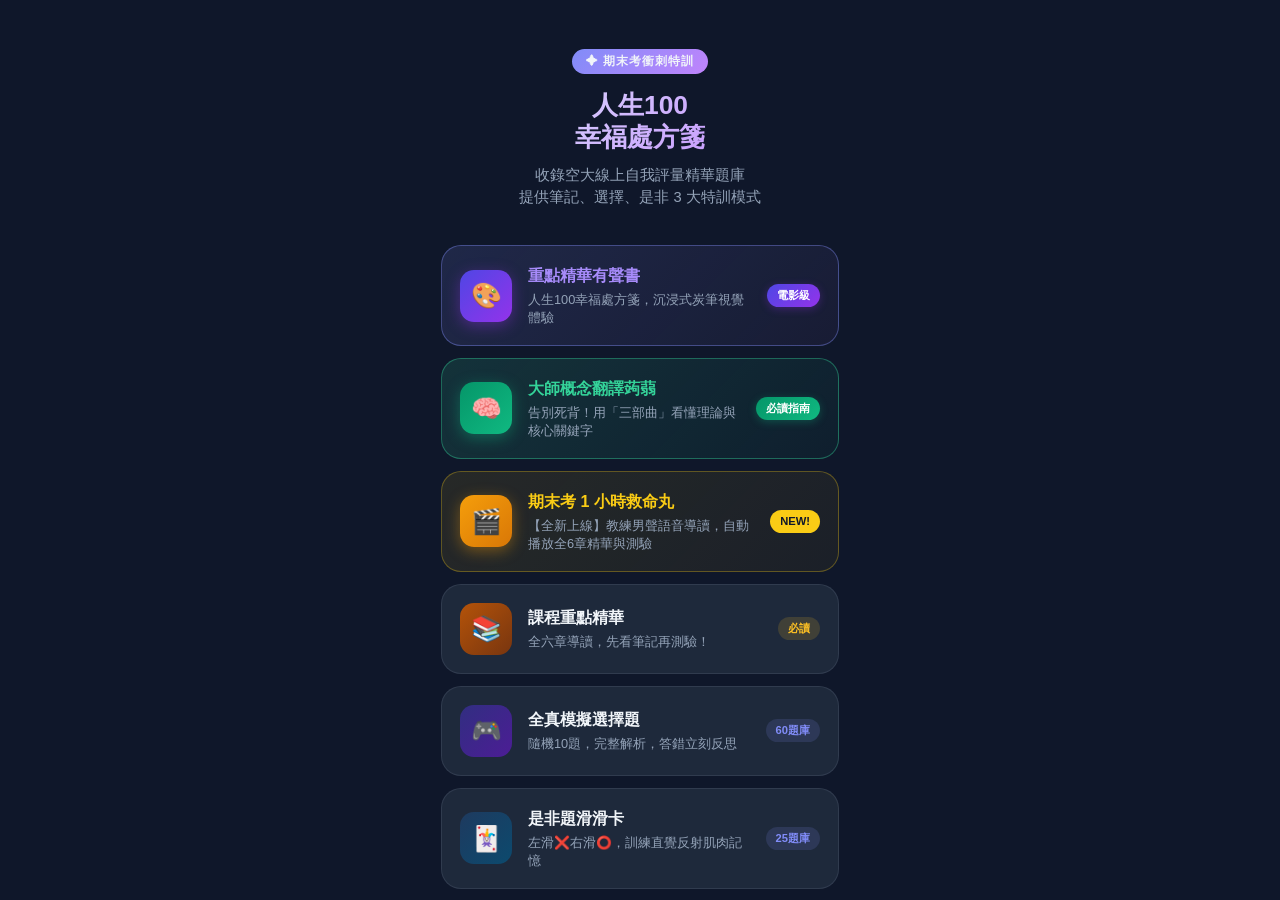
<file: index.html>
<!DOCTYPE html>
<html lang="zh-TW">
<head>
<meta charset="UTF-8">
<meta name="viewport" content="width=device-width, initial-scale=1.0, maximum-scale=1.0, user-scalable=no, viewport-fit=cover">
<meta name="apple-mobile-web-app-capable" content="yes">
<meta name="apple-mobile-web-app-status-bar-style" content="black-translucent">
<meta name="theme-color" content="#0f172a">
<title>人生100 幸福處方箋 ✦ 期末衝刺</title>
<style>
/* ─── Design Tokens ─── */
:root {
  --bg: #0f172a;
  --surface: #1e293b;
  --surface2: #263248;
  --border: rgba(148,163,184,.15);
  --accent: #818cf8;
  --accent2: #c084fc;
  --green: #34d399;
  --red: #f87171;
  --amber: #fbbf24;
  --text: #f1f5f9;
  --muted: #94a3b8;
  --card: #1e293b;
  --r: 20px;
  --sh: 0 0 0 1px rgba(148,163,184,.1), 0 20px 50px rgba(0,0,0,.5);
  --safe-top: env(safe-area-inset-top);
  --safe-bot: env(safe-area-inset-bottom);
}
*{margin:0;padding:0;box-sizing:border-box;-webkit-tap-highlight-color:transparent}
html,body{height:100%;overflow:hidden;background:var(--bg);color:var(--text);
  font-family:'Helvetica Neue',Arial,'Noto Sans TC',sans-serif;font-size:16px;line-height:1.5}

/* ─── App Shell ─── */
#app{height:100dvh;display:flex;flex-direction:column;max-width:430px;margin:0 auto;overflow:hidden}

/* ─── Scrollable content area ─── */
.screen{flex:1;overflow-y:auto;overflow-x:hidden;padding:16px 16px calc(16px + var(--safe-bot));padding-top:calc(var(--safe-top) + 16px);scroll-behavior:smooth;display:none}
.screen.active{display:block}

/* ─── Animations ─── */
@keyframes slideUp{from{opacity:0;transform:translateY(24px)}to{opacity:1;transform:translateY(0)}}
@keyframes fadeIn{from{opacity:0}to{opacity:1}}
@keyframes pulse{0%,100%{transform:scale(1)}50%{transform:scale(1.04)}}
@keyframes shake{0%,100%{transform:translateX(0)}20%,60%{transform:translateX(-6px)}40%,80%{transform:translateX(6px)}}
@keyframes pop{0%{transform:scale(.8);opacity:0}60%{transform:scale(1.08)}100%{transform:scale(1);opacity:1}}
@keyframes gradient{0%{background-position:0% 50%}50%{background-position:100% 50%}100%{background-position:0% 50%}}

.slide-up{animation:slideUp .4s cubic-bezier(.22,1,.36,1) both}
.fade-in{animation:fadeIn .3s ease both}
.shake{animation:shake .4s ease}
.pop{animation:pop .4s cubic-bezier(.175,.885,.32,1.275) both}

/* ─── HOME SCREEN ─── */
.home-hero{padding:32px 0 24px;text-align:center}
.home-pill{display:inline-block;background:linear-gradient(135deg,var(--accent),var(--accent2));
  border-radius:99px;padding:4px 14px;font-size:.72rem;font-weight:700;letter-spacing:.08em;margin-bottom:16px;text-transform:uppercase}
.home-title{font-size:1.65rem;font-weight:800;background:linear-gradient(135deg,#e0e7ff,var(--accent2));
  -webkit-background-clip:text;-webkit-text-fill-color:transparent;background-clip:text;line-height:1.2;margin-bottom:10px}
.home-sub{font-size:.92rem;color:var(--muted);line-height:1.55;margin-bottom:8px}

.stats-row{display:grid;grid-template-columns:repeat(3,1fr);gap:10px;margin:20px 0}
.stat-card{background:var(--surface);border:1px solid var(--border);border-radius:14px;
  padding:14px 8px;text-align:center}
.stat-num{font-size:1.5rem;font-weight:800;background:linear-gradient(135deg,var(--accent),var(--accent2));
  -webkit-background-clip:text;-webkit-text-fill-color:transparent;background-clip:text}
.stat-lbl{font-size:.72rem;color:var(--muted);margin-top:2px}

.module-grid{display:flex;flex-direction:column;gap:12px;margin-top:4px}
.module-card{background:var(--surface);border:1px solid var(--border);border-radius:var(--r);
  padding:18px;display:flex;align-items:center;gap:16px;cursor:pointer;
  transition:transform .2s ease,background .2s,box-shadow .2s}
.module-card:active{transform:scale(.97)}
.module-card:hover{background:var(--surface2);box-shadow:var(--sh)}
.module-icon{width:52px;height:52px;border-radius:14px;display:flex;align-items:center;justify-content:center;font-size:1.55rem;flex-shrink:0}
.icon-a{background:linear-gradient(135deg,#312e81,#4c1d95)}
.icon-b{background:linear-gradient(135deg,#1e3a5f,#0c4a6e)}
.icon-c{background:linear-gradient(135deg,#14532d,#065f46)}
.icon-d{background:linear-gradient(135deg,#7c2d12,#92400e)}
.module-info h3{font-size:1rem;font-weight:700;margin-bottom:3px}
.module-info p{font-size:.8rem;color:var(--muted);line-height:1.4}
.module-badge{margin-left:auto;background:rgba(129,140,248,.15);color:var(--accent);
  font-size:.7rem;font-weight:700;border-radius:99px;padding:3px 10px;white-space:nowrap}

/* ─── COMMON COMPONENTS ─── */
.top-bar{display:flex;align-items:center;gap:12px;margin-bottom:20px}
.btn-back{padding: 0 16px; height:38px; border-radius:99px; background:rgba(56,189,248,0.1); border:1px solid rgba(56,189,248,0.3); cursor:pointer; display:flex; align-items:center; justify-content:center; font-size:0.95rem; font-weight:700; color:#38bdf8; transition:.2s; flex-shrink:0; gap:4px;}
.btn-back:active{transform:scale(.95); background:rgba(56,189,248,0.2);}
.btn-back:active{transform:scale(.9)}
.top-title{font-size:1.05rem;font-weight:700;flex:1}
.top-count{font-size:.82rem;color:var(--muted);font-weight:600}

.progress-wrap{margin-bottom:20px}
.progress-track{height:5px;background:var(--surface2);border-radius:99px;overflow:hidden;margin-bottom:6px}
.progress-fill{height:100%;background:linear-gradient(90deg,var(--accent),var(--accent2));border-radius:99px;transition:width .5s ease}
.progress-label{display:flex;justify-content:space-between;font-size:.75rem;color:var(--muted)}

.q-card{background:var(--card);border:1px solid var(--border);border-radius:var(--r);padding:22px;margin-bottom:16px;box-shadow:var(--sh)}
.q-tag{display:inline-block;font-size:.68rem;font-weight:700;color:var(--accent);
  background:rgba(129,140,248,.12);border-radius:99px;padding:3px 10px;margin-bottom:12px;letter-spacing:.06em;text-transform:uppercase}
.q-text{font-size:1.08rem;font-weight:600;line-height:1.6;color:var(--text)}

.options{display:flex;flex-direction:column;gap:10px}
.opt{background:var(--surface);border:1.5px solid var(--border);border-radius:14px;
  padding:15px 16px;font-size:.95rem;cursor:pointer;text-align:left;color:var(--text);
  transition:all .25s ease;display:flex;align-items:center;gap:12px;line-height:1.45}
.opt-letter{width:30px;height:30px;border-radius:9px;background:rgba(148,163,184,.1);
  display:flex;align-items:center;justify-content:center;font-size:.8rem;font-weight:700;flex-shrink:0;color:var(--muted)}
.opt:active{transform:scale(.97)}
.opt.correct{background:rgba(52,211,153,.12);border-color:var(--green);color:var(--green)}
.opt.correct .opt-letter{background:var(--green);color:#fff}
.opt.wrong{background:rgba(248,113,113,.12);border-color:var(--red);color:var(--red)}
.opt.wrong .opt-letter{background:var(--red);color:#fff}
.opt:hover:not(:disabled){border-color:var(--accent);background:rgba(129,140,248,.08)}

.exp-box{background:linear-gradient(135deg,rgba(251,191,36,.08),rgba(251,191,36,.03));
  border:1px solid rgba(251,191,36,.25);border-radius:14px;padding:16px;margin-top:14px;display:none}
.exp-box.show{display:block}
.exp-head{font-size:.75rem;font-weight:700;color:var(--amber);margin-bottom:8px;display:flex;align-items:center;gap:6px}
.exp-text{font-size:.88rem;color:var(--text);line-height:1.65;opacity:.9}
.exp-src{font-size:.72rem;color:var(--muted);margin-top:8px;padding-top:8px;border-top:1px solid var(--border)}

.btn-next{width:100%;padding:17px;border-radius:16px;font-size:1.05rem;font-weight:700;
  background:linear-gradient(135deg,var(--accent),var(--accent2));color:#fff;border:none;
  cursor:pointer;margin-top:16px;transition:.2s;box-shadow:0 8px 24px rgba(129,140,248,.3)}
.btn-next:active{transform:scale(.97);box-shadow:none}
.btn-next:disabled{opacity:.4;pointer-events:none}

/* ─── SWIPE CARD MODULE ─── */
.swipe-scene{position:relative;height:340px;margin:0 0 16px;display:flex;align-items:center;justify-content:center;perspective:800px}
.swipe-card{position:relative; margin-top:20px;width:100%;height:320px;background:var(--card);
  border:1px solid var(--border);border-radius:24px;display:flex;flex-direction:column;
  align-items:center;justify-content:center;padding:32px 28px;text-align:center;
  cursor:grab;user-select:none;touch-action:none;box-shadow:var(--sh);
  transition:none;will-change:transform}
.swipe-card:active{cursor:grabbing}
.swipe-card-text{font-size:1.15rem;font-weight:600;line-height:1.65;color:var(--text);pointer-events:none;text-align:left;width:100%}
.swipe-chip{display:inline-block;font-size:.7rem;font-weight:700;border-radius:99px;
  padding:3px 12px;margin-bottom:16px;letter-spacing:.06em;pointer-events:none}
.chip-tf{background:rgba(129,140,248,.15);color:var(--accent)}

.swipe-labels{position:absolute;top:20px;width:calc(100% - 8px);display:flex;justify-content:space-between;pointer-events:none;}
.label-no{color:var(--red);font-size:1.05rem;font-weight:800;border:2.5px solid var(--red);border-radius:10px;padding:4px 14px;transform:rotate(10deg);opacity:0;transition:opacity .1s}
.label-yes{color:var(--green);font-size:1.05rem;font-weight:800;border:2.5px solid var(--green);border-radius:10px;padding:4px 14px;transform:rotate(-10deg);opacity:0;transition:opacity .1s}

.swipe-buttons{display:flex;gap:20px;justify-content:center;margin-top:4px}
.swipe-btn{width:70px;height:70px;border-radius:50%;border:none;font-size:1.8rem;
  cursor:pointer;display:flex;align-items:center;justify-content:center;
  transition:transform .2s cubic-bezier(.175,.885,.32,1.275)}
.swipe-btn:active{transform:scale(.88)!important}
.sb-no{background:rgba(248,113,113,.15);color:var(--red);border:2px solid rgba(248,113,113,.3)}
.sb-yes{background:rgba(52,211,153,.15);color:var(--green);border:2px solid rgba(52,211,153,.3)}

/* ─── MATCH GAME ─── */
.match-board{display:grid;grid-template-columns:1fr 1fr;gap:10px}
.match-item{background:var(--surface);border:1.5px solid var(--border);border-radius:14px;
  padding:14px 12px;font-size:.85rem;text-align:center;cursor:pointer;line-height:1.5;
  transition:all .25s;min-height:76px;display:flex;align-items:center;justify-content:center;font-weight:600}
.match-item:active{transform:scale(.95)}
.match-item.selected{border-color:var(--amber);background:rgba(251,191,36,.1);color:var(--amber)}
.match-item.matched{background:rgba(52,211,153,.12);border-color:var(--green);color:var(--green);pointer-events:none;opacity:.6;transform:scale(.96)}
.match-item.wrong-flash{border-color:var(--red);background:rgba(248,113,113,.1);animation:shake .35s ease}
.match-hint{text-align:center;font-size:.78rem;color:var(--muted);margin-bottom:14px}

/* ─── RESULT SCREEN ─── */
.result-wrap{text-align:center;padding:20px 0}
.result-emoji{font-size:5rem;margin-bottom:16px;display:block}
.result-score{font-size:2.8rem;font-weight:800;background:linear-gradient(135deg,var(--accent),var(--accent2));
  -webkit-background-clip:text;-webkit-text-fill-color:transparent;background-clip:text;margin-bottom:8px}
.result-label{font-size:1rem;color:var(--muted);margin-bottom:28px}
.result-msg{background:var(--surface);border:1px solid var(--border);border-radius:16px;
  padding:18px;font-size:.92rem;line-height:1.65;margin-bottom:24px;color:var(--muted)}
.result-msg strong{color:var(--text)}

/* ─── FLASHCARD ─── */
.flash-card{background:var(--card);border:1px solid var(--border);border-radius:24px;
  min-height:240px;padding:32px;display:flex;flex-direction:column;align-items:center;
  justify-content:center;text-align:center;box-shadow:var(--sh);cursor:pointer;
  position:relative;overflow:hidden;margin-bottom:16px}
.flash-front{font-size:1.25rem;font-weight:700;line-height:1.55;color:var(--text)}
.flash-back{display:none;font-size:.95rem;line-height:1.7;color:var(--muted)}
.flash-back strong{color:var(--text)}
.flash-card.flipped .flash-front{display:none}
.flash-card.flipped .flash-back{display:block}
.flash-tap{font-size:.72rem;color:var(--accent);margin-top:14px;opacity:.7}
.flash-nav{display:flex;gap:12px;justify-content:center;align-items:center;margin-top:4px}
.flash-nav-btn{padding:12px 24px;border-radius:12px;border:1.5px solid var(--border);
  background:var(--surface);color:var(--text);font-size:.9rem;font-weight:600;cursor:pointer;transition:.2s}
.flash-nav-btn:active{transform:scale(.95)}


/* ─── STUDY MODULE (Accordion) ─── */
.study-card { background:var(--card); border:1px solid var(--border); border-radius:var(--r); margin-bottom:14px; overflow:hidden; box-shadow:var(--sh); transition:all 0.3s ease; }
.study-head { padding:20px; display:flex; justify-content:space-between; align-items:center; cursor:pointer; background:var(--surface); }
.study-head h3 { font-size:1.1rem; font-weight:700; color:var(--text); margin:0; line-height:1.4; }
.study-head .ch-badge { display:inline-block; font-size:0.7rem; color:var(--accent); background:rgba(129,140,248,.15); padding:3px 10px; border-radius:99px; margin-bottom:6px; font-weight:700; }
.study-icon { font-size:1.2rem; color:var(--muted); transition:transform 0.3s ease; }
.study-card.open .study-icon { transform:rotate(180deg); color:var(--accent); }
.study-body { max-height:0; overflow:hidden; transition:max-height 0.4s cubic-bezier(0.25, 0.8, 0.25, 1); background:var(--card); }
.study-card.open .study-body { max-height: 1200px; }
.study-content { padding:20px; border-top:1px solid var(--border); font-size:0.95rem; line-height:1.7; color:var(--text); }
.study-content p { margin-bottom:12px; color:var(--muted); }
.study-content strong { color:var(--text); }
.study-highlight { background:rgba(52,211,153,.1); border-left:4px solid var(--green); padding:12px 14px; border-radius:4px 8px 8px 4px; margin:14px 0; font-size:0.9rem; }
.study-highlight h4 { color:var(--green); margin-bottom:6px; font-size:0.95rem; }
.study-case { background:linear-gradient(135deg, rgba(129,140,248,.1), rgba(192,132,252,.05)); border:1px solid rgba(129,140,248,.2); padding:14px; border-radius:12px; margin-top:14px; }
.study-case h4 { color:var(--accent2); margin-bottom:6px; font-size:0.95rem; display:flex; align-items:center; gap:6px; }
.study-footer-btn { width:100%; margin-top:20px; padding:16px; background:linear-gradient(135deg,var(--surface2),var(--surface)); color:var(--text); border:1px solid var(--border); border-radius:14px; font-weight:700; cursor:pointer; }
.study-footer-btn:active { transform:scale(0.97); }

/* ─── SCROLLBAR ─── */
::-webkit-scrollbar{width:3px}
::-webkit-scrollbar-track{background:transparent}
::-webkit-scrollbar-thumb{background:rgba(148,163,184,.2);border-radius:99px}

/* ─── CONFETTI canvas ─── */
#confetti{position:fixed;top:0;left:0;width:100%;height:100%;pointer-events:none;z-index:9999}

/* ─── PROGRESS PANEL ─── */
.progress-panel-overlay { position:fixed; top:0; left:0; width:100%; height:100%; background:rgba(0,0,0,0.6); z-index:999; display:flex; justify-content:center; align-items:center; opacity:0; pointer-events:none; transition:opacity 0.3s; backdrop-filter:blur(5px); }
.progress-panel-overlay.show { opacity:1; pointer-events:all; }
.progress-panel { background:var(--card); width:90%; max-width:400px; border-radius:24px; padding:24px; transform:translateY(30px); transition:transform 0.3s cubic-bezier(0.175,0.885,0.32,1.275); box-shadow:var(--sh); border:1px solid rgba(255,255,255,0.2); }
.progress-panel-overlay.show .progress-panel { transform:translateY(0); }
.pp-header { display:flex; justify-content:space-between; align-items:center; margin-bottom:20px; }
.pp-title { font-size:1.2rem; font-weight:800; color:var(--text); }
.pp-close { background:var(--surface); border:none; width:36px; height:36px; border-radius:18px; font-size:1.2rem; color:var(--muted); cursor:pointer; }
.pp-grid { display:grid; grid-template-columns:repeat(10, 1fr); gap:6px; }
.pp-node { width:100%; aspect-ratio:1; border-radius:4px; transition:all 0.3s; background:var(--surface); border:1px solid var(--border); }
.pp-node.status-0 { background:var(--surface); } /* 未答 */
.pp-node.status-1 { background:var(--red); border-color:var(--red); box-shadow:0 0 8px rgba(248,113,113,0.4); } /* 答錯 */
.pp-node.status-2 { background:var(--green); border-color:var(--green); box-shadow:0 0 8px rgba(74,222,128,0.4); } /* 答對 */


/* ─── GAMIFICATION & DOPAMINE ─── */
.confetti { position:fixed; top:-10px; width:10px; height:10px; z-index:9999; animation:fall 2.5s linear forwards; border-radius:2px; }
@keyframes fall { to { transform: translateY(105vh) rotate(720deg); opacity:0; } }
.badge-unlocked { animation: popIn 0.6s cubic-bezier(0.175, 0.885, 0.32, 1.275) forwards; transform: scale(0); display:inline-block; margin-top: 15px; background: linear-gradient(135deg, #f59e0b, #d97706); color: white; padding: 8px 16px; border-radius: 99px; font-weight: bold; box-shadow: 0 4px 15px rgba(245,158,11,0.4); }
@keyframes popIn { to { transform: scale(1); } }
.score-pop { animation: scorePop 0.4s ease; color: var(--green); font-weight: 900; }
@keyframes scorePop { 0% { transform: scale(1); } 50% { transform: scale(1.5); color: #10b981; } 100% { transform: scale(1); } }


</style>

</head>
<body>

<div id="audio-unlock-overlay" style="display:none; position:fixed; top:0; left:0; width:100%; height:100%; background:rgba(15,23,42,0.85); -webkit-backdrop-filter:blur(10px); backdrop-filter:blur(10px); z-index:99999; flex-direction:column; justify-content:center; align-items:center; color:white; cursor:pointer;">
  <div style="background: linear-gradient(135deg, #10b981, #059669); padding: 18px 36px; border-radius: 50px; font-size: 22px; font-weight: bold; box-shadow: 0 10px 25px rgba(16,185,129,0.4); display: flex; align-items: center; gap: 12px;">
    <span>▶</span> 點擊開始刷題
  </div>
  <div style="margin-top: 25px; font-size: 18px; font-weight: bold; letter-spacing: 1px; text-align: center; line-height: 1.6; background: rgba(0,0,0,0.3); padding: 15px 25px; border-radius: 15px; border: 1px solid rgba(255,255,255,0.2);">
  <div style="color: #ef4444; margin-bottom: 8px; text-shadow: 0 2px 4px rgba(0,0,0,0.5);">👈 左滑 ❌ 錯誤</div>
  <div style="color: #10b981; text-shadow: 0 2px 4px rgba(0,0,0,0.5);">👉 右滑 ⭕ 正確</div>
</div>
</div>


<canvas id="confetti"></canvas>
<div id="app">
  <!-- HOME -->
  <div class="screen active" id="s-home">
    <div class="home-hero slide-up">
      <div class="home-pill">✦ 期末考衝刺特訓</div>
      <h1 class="home-title">人生100<br>幸福處方箋</h1>
      <p class="home-sub">收錄空大線上自我評量精華題庫<br>提供筆記、選擇、是非 3 大特訓模式</p>
    </div>
    
    
    
        

    <div class="module-grid slide-up">
      
      <div class="module-card" onclick="window.location.href='https://m0904103.github.io/ibasho/'" style="background: linear-gradient(135deg, rgba(129, 140, 248, 0.15), rgba(192, 132, 252, 0.05)); border: 1px solid rgba(129, 140, 248, 0.4);">
        <div class="module-icon" style="background:linear-gradient(135deg,#4f46e5,#9333ea); box-shadow: 0 4px 15px rgba(147,51,234,0.4);">🎨</div>
        <div class="module-info">
          <h3 style="color: #a78bfa;">重點精華有聲書</h3>
          <p>人生100幸福處方箋，沉浸式炭筆視覺體驗</p>
        </div>
        <div class="module-badge" style="background:linear-gradient(135deg,#4f46e5,#9333ea);color:#fff;font-weight:900;box-shadow: 0 2px 8px rgba(147,51,234,0.3);">電影級</div>
      </div>
      <div class="module-card" onclick="window.location.href='concepts.html'" style="background: linear-gradient(135deg, rgba(52, 211, 153, 0.15), rgba(16, 185, 129, 0.05)); border: 1px solid rgba(52, 211, 153, 0.4);">
        <div class="module-icon" style="background:linear-gradient(135deg,#059669,#10b981); box-shadow: 0 4px 15px rgba(16,185,129,0.4);">🧠</div>
        <div class="module-info">
          <h3 style="color: #34d399;">大師概念翻譯蒟蒻</h3>
          <p>告別死背！用「三部曲」看懂理論與核心關鍵字</p>
        </div>
        <div class="module-badge" style="background:linear-gradient(135deg,#059669,#10b981);color:#fff;font-weight:900;box-shadow: 0 2px 8px rgba(16,185,129,0.3);">必讀指南</div>
      </div>

      <div class="module-card" onclick="window.location.href='video.html'" style="background: linear-gradient(135deg, rgba(250, 204, 21, 0.1), rgba(250, 204, 21, 0.05)); border: 1px solid rgba(250, 204, 21, 0.3);">
        <div class="module-icon" style="background:linear-gradient(135deg,#f59e0b,#d97706); box-shadow: 0 4px 15px rgba(245,158,11,0.4);">🎬</div>
        <div class="module-info">
          <h3 style="color: #facc15;">期末考 1 小時救命丸</h3>
          <p>【全新上線】教練男聲語音導讀，自動播放全6章精華與測驗</p>
        </div>
        <div class="module-badge" style="background:#facc15;color:#0f172a;font-weight:900;">NEW!</div>
      </div>

      <div class="module-card" onclick="startStudy()" style="animation-delay: 0.1s">
        <div class="module-icon" style="background:linear-gradient(135deg,#b45309,#78350f)">📚</div>
        <div class="module-info">
          <h3>課程重點精華</h3>
          <p>全六章導讀，先看筆記再測驗！</p>
        </div>
        <div class="module-badge" style="background:rgba(251,191,36,.15);color:var(--amber)">必讀</div>
      </div>
      <div class="module-card" onclick="startMCQ()">
        <div class="module-icon icon-a">🎮</div>
        <div class="module-info">
          <h3>全真模擬選擇題</h3>
          <p>隨機10題，完整解析，答錯立刻反思</p>
        </div>
        <div class="module-badge">60題庫</div>
      </div>
      <div class="module-card" onclick="sessionStorage.removeItem('sw_state'); startSwipe()">
        <div class="module-icon icon-b">🃏</div>
        <div class="module-info">
          <h3>是非題滑滑卡</h3>
          <p>左滑❌右滑⭕，訓練直覺反射肌肉記憶</p>
        </div>
        <div class="module-badge">25題庫</div>
      </div>
    </div> <!-- module-grid -->
  </div> <!-- s-home -->

  <!-- MCQ SCREEN -->
  <div class="screen" id="s-mcq">
    <div class="topbar">
      <button class="btn-back" onclick="window.location.href='https://m0904103.github.io/happiness-guide/'"><span>◀</span> 返回重點寶典</button>
      <div class="topbar-title">全真模擬選擇題 <button class="btn-progress" onclick="openProgress()">查看進度</button></div>
      <div class="score-badge" id="mcq-score-lbl">✦ 0 答對</div>
    </div>
    <div class="quiz-area" id="mcq-area"></div>
  </div>

  <!-- SWIPE SCREEN -->
  <div class="screen" id="s-swipe">
    <div class="topbar">
      <button class="btn-back" onclick="window.location.href='https://m0904103.github.io/happiness-guide/'"><span>◀</span> 返回重點寶典</button>
      <div class="topbar-title">是非題滑滑卡</div>
      <div class="score-badge" id="sw-count">0 / 0</div>
    </div>
    <div class="progress-bar"><div class="progress-fill" id="sw-progress"></div></div>
    <div class="quiz-area" id="swipe-area" style="overflow:hidden; display:flex; flex-direction:column; align-items:center; justify-content:center;"></div>
  </div>


  <!-- STUDY SCREEN -->
  <div class="screen" id="s-study">
    <div class="topbar">
      <button class="btn-back" onclick="window.location.href='https://m0904103.github.io/happiness-guide/'"><span>◀</span> 返回重點寶典</button>
      <div class="topbar-title">課程重點精華</div>
    </div>
    <div style="margin-bottom:20px;color:var(--muted);font-size:0.9rem;text-align:center;" class="fade-in">點擊下方章節展開閱讀，建立核心觀念</div>
    
    <div id="study-accordion" class="slide-up">
      <!-- CH1 -->
      <div class="study-card" onclick="toggleStudy(this)">
        <div class="study-head">
          <div><div class="ch-badge">第一章</div><h3>社會轉型與學習觀的變遷</h3></div>
          <div class="study-icon">▼</div>
        </div>
        <div class="study-body"><div class="study-content">
          <p>本章探討在工業社會向後工業社會過渡中，人們的價值觀與學習觀的根本性轉變。</p>
          <div class="study-highlight">
            <h4>💡 核心重點與專有名詞</h4>
            <strong>1. 從「佔有慾望」到「存在慾望」</strong>：過去人們追求物質與金錢（佔有），現在更渴望獲得社會認可、良好人際關係與生存意義（存在）。<br><br>
            <strong>2. 伊斯特林悖論 (Easterlin Paradox)</strong>：經濟發展與所得提升到一定程度後，人們的幸福感與滿足感反而會停滯甚至下降。<br><br>
            <strong>3. Panopticon (圓形監獄)</strong>：英國哲學家邊沁提出。隱喻傳統學校的空間設計（老師在高台監控學生），象徵工業化時代對人民的標準化與規訓。<br><br>
            <strong>4. 幸福感三大決定因素</strong>：健康、良好的人際關係、以及<strong>「自我決定」</strong>（能掌控自己人生的感覺）。<br><br>
            <strong>5. 內外在危機與科技衝擊</strong>：現代社會充滿了人為造成的「內在危機」（如貧富差距）與大自然反撲的「外在危機」。加上 AI 科技的衝擊，我們必須透過「持續學習」將危機化為轉機。
          </div>
          <div class="study-highlight" style="background:rgba(239,68,68,0.05); border-left:4px solid var(--red);">
            <h4 style="color:var(--red);">⚠️ 考前防呆陷阱</h4>
            • 考試若說「現代人的終極目標依然是追求物質財富」，請選 <strong>(X)</strong>，應為「追求存在的意義」。<br>
            • 考試若說「學校是唯一合法的學習場域」，請選 <strong>(X)</strong>，學習必須回歸社會與生活。
          </div>
          
        </div></div>
      </div>

      <!-- CH2 -->
      <div class="study-card" onclick="toggleStudy(this)">
        <div class="study-head">
          <div><div class="ch-badge">第二章</div><h3>百年人生與學習的轉機</h3></div>
          <div class="study-icon">▼</div>
        </div>
        <div class="study-body"><div class="study-content">
          <p>人生 100 年時代來臨，傳統「求學-就業-退休」的三段式劇本已經失效。我們必須擁抱多段式的動態人生。</p>
          <div class="study-highlight">
            <h4>💡 核心重點與專有名詞</h4>
            <strong>1. 棺材型社會 (多死社會)</strong>：日本人口結構的改變，不再是金字塔型，而是多數人都能活到自然壽命終點的「棺材型」。這象徵著人類醫療與社會的巨大成功。<br><br>
            <strong>2. 流體智力 vs. 晶體智力</strong>：<br>
            &nbsp;&nbsp;&nbsp;• <strong>流體智力</strong>：記憶力、運算速度（隨年齡衰退）。<br>
            &nbsp;&nbsp;&nbsp;• <strong>晶體智力</strong>：人生經驗、溝通協調、解決問題的能力（隨年齡<strong>持續增長</strong>）。<br><br>
            <strong>3. Generativity (世代傳承 / 關懷下一代)</strong>：人類的本質情感。長輩透過關心與指導年輕世代，不僅能傳承智慧，還能讓自己獲得極大的幸福感與被需要感。<br><br>
            <strong>4. 告別「英雄的旅程」</strong>：人生不再像過去英雄故事一樣，打敗魔王就回鄉退休。百歲時代是多線發展，可以不斷轉彎、休息再出發。<br><br>
            <strong>5. 成為他人的「故鄉」</strong>：老化並非衰退，長輩可以成為年輕世代心靈上的避風港與「故鄉」，在陪伴中寫下新的人生劇本。
          </div>
          <div class="study-highlight" style="background:rgba(239,68,68,0.05); border-left:4px solid var(--red);">
            <h4 style="color:var(--red);">⚠️ 考前防呆陷阱</h4>
            • 考試若說「高齡化社會是社會的負擔與失敗」，請選 <strong>(X)</strong>，這是人類醫療進步的「成功果實」。<br>
            • 考試若說「長輩的智力會全面衰退」，請選 <strong>(X)</strong>，「晶體智力」是隨年齡增長的。
          </div>
          <div class="study-case">
            <h4>🌟 經典案例：社區的小雞蛋</h4>
            日本農村長輩協助照顧雙薪家庭的孫子女。這不僅解決了年輕父母的托育問題，也打破了長輩的雙重孤立，完美發揮了 Generativity。
          </div>
        </div></div>
      </div>

      <!-- CH3 -->
      <div class="study-card" onclick="toggleStudy(this)">
        <div class="study-head">
          <div><div class="ch-badge">第三章</div><h3>學校制度與非正式空間</h3></div>
          <div class="study-icon">▼</div>
        </div>
        <div class="study-body"><div class="study-content">
          <p>打破單一標準的學校圍牆，重新發現「生活即學習」。社區的每個角落都可以是充滿連結的學習場域。</p>
          <div class="study-highlight">
            <h4>💡 核心重點與專有名詞</h4>
            <strong>1. 非正式學習空間</strong>：有別於正式學校。廟口、農田、麵攤等日常空間，都是建立信任與交流生活智慧的絕佳教室。<br><br>
            <strong>2. 甜甜圈理論</strong>：社區就像甜甜圈。外圍本體是經濟、福利等功能，但中間的「洞」必須是<strong>「學習」</strong>。沒有學習作為核心串聯，社區功能就無法發揮。<br><br>
            <strong>3. 陪跑教練 (陪走)</strong>：政府或老師的角色轉變。不再是高壓的「監考官」或包辦一切的「服務提供者」，而是陪伴居民尋找解方的同行者。<br><br>
            <strong>4. 當事者意識</strong>：居民不依賴政府發放補助，而是將社區問題視為「自己的事」，主動參與解決的主人翁精神。<br><br>
            <strong>5. 單一評價帶來的壓力</strong>：學校制度過度強調競爭與單一尺標（如100分才算成功），剝奪了個人的獨特性並帶來巨大的挫折與壓力。
          </div>
          <div class="study-highlight" style="background:rgba(239,68,68,0.05); border-left:4px solid var(--red);">
            <h4 style="color:var(--red);">⚠️ 考前防呆陷阱</h4>
            • 若題目說「政府應該幫居民包辦所有社區服務」，請選 <strong>(X)</strong>，這會讓居民退化為被動消費者，喪失當事者意識。
          </div>
          <div class="study-case">
            <h4>🌟 經典案例：益田市的跨世代對話</h4>
            政府不強迫年輕人留鄉，而是舉辦對話，讓長輩分享真實（甚至失敗）的人生故事。這打破了年輕人覺得長輩無聊的偏見，成功建立對家鄉的親密感。
          </div>
          <div class="study-case">
            <h4>🌟 經典案例：岡媽媽之家 TOMO (居場所)</h4>
            日本長輩透過「稍微打開私宅空間」，將閒置空屋變成不設門檻的社區客廳。這不僅解決了獨居老人的孤立，更創造了跨世代交融的「居場所 (Ibasho)」。
          </div>
        </div></div>
      </div>

      <!-- CH4 -->
      <div class="study-card" onclick="toggleStudy(this)">
        <div class="study-head">
          <div><div class="ch-badge">第四章</div><h3>政策脈絡與制度建構</h3></div>
          <div class="study-icon">▼</div>
        </div>
        <div class="study-body"><div class="study-content">
          <p>政府與企業必須提供制度保障，讓民眾能無壓力地「回流學習」，並透過社會處方箋對抗孤立疾病。</p>
          <div class="study-highlight">
            <h4>💡 核心重點與專有名詞</h4>
            <strong>1. 終身教育的初衷 (1965)</strong>：因為科技發展過快，單靠學校教育已無法應付社會變遷，必須持續更新知識。<br><br>
            <strong>2. 回流教育 (Recurrent Education)</strong>：OECD 提倡。推動「有薪教育假」，讓在職勞工帶薪回校進修，且必須由<strong>國家層級的勞動政策</strong>介入保障，不能單靠企業老闆。<br><br>
            <strong>3. 社會處方箋</strong>：現代許多疾病源於孤立。醫療界不再只開藥，而是開立參與社團、志工等「社會連結」處方，以促進身心健康。<br><br>
            <strong>4. 共食防孤立</strong>：長達11年的研究證實，「與人共餐」是延長健康壽命的關鍵。若男性總是一個人「孤獨吃飯」，其死亡風險會高出 <strong>1.47 倍</strong>。
          </div>
          <div class="study-highlight" style="background:rgba(239,68,68,0.05); border-left:4px solid var(--red);">
            <h4 style="color:var(--red);">⚠️ 考前防呆陷阱</h4>
            • 若題目說「回流教育是為了讓長輩打發時間」，請選 <strong>(X)</strong>，是為了解決在職勞工技能落後的現實困境。
          </div>
          <div class="study-case">
            <h4>🌟 經典案例：日本豐田市「自給家族」</h4>
            不僅吸引都市青年來農村，還透過「預付資金買米」共同分攤天災風險。青年與長輩互相探望、一起下田，從原本的「合夥人」昇華成為真正的「家人」。
          </div>
          <div class="study-case" style="margin-top:10px; background:linear-gradient(135deg, rgba(52,211,153,.1), rgba(16,185,129,.05)); border-color:rgba(52,211,153,.2);">
            <h4 style="color:var(--green);">🇹🇼 台灣處方：南區公所長青學苑 (官學民合作)</h4>
            台中市南區公所將冰冷大廳釋出成為展覽空間。透過官、學、民三方合作，幫助長輩走出家門，課程從15班暴增到61班，撐起社區最溫暖的防護網。
          </div>
        </div></div>
      </div>

      <!-- CH5 -->
      <div class="study-card" onclick="toggleStudy(this)">
        <div class="study-head">
          <div><div class="ch-badge">第五章</div><h3>當代生活型態與自我實驗</h3></div>
          <div class="study-icon">▼</div>
        </div>
        <div class="study-body"><div class="study-content">
          <p>面對充滿變數的多樣化社會，不要害怕失敗，應該把生活當作一場「自我設計的無壓力實驗」。</p>
          <div class="study-highlight">
            <h4>💡 核心重點與專有名詞</h4>
            <strong>1. AAR 循環</strong>：取代高壓、嚴肅的 PDCA 循環。<br>
            &nbsp;&nbsp;&nbsp;• <strong>A (Anticipation / 預期)</strong>：帶著好奇心與好玩的期待。<br>
            &nbsp;&nbsp;&nbsp;• <strong>A (Action / 行動)</strong>：無壓力地去嘗試實驗。<br>
            &nbsp;&nbsp;&nbsp;• <strong>R (Reflection / 反思)</strong>：反思感覺，好玩就繼續，不好就調整。<br><br>
            <strong>2. 擺脫顧客化 / 消費者化</strong>：不要把長輩或居民當成只能被動接受服務的「消費者」。要讓他們重新找回生活的主導權與生產力。<br><br>
            <strong>3. 第三人生</strong>：退休後不再是等待終老的餘生，而是可以自由探索、重新定義自我的黃金第三人生。<br><br>
            <strong>4. 家庭共學</strong>：打破過去「父母權威、孩子服從」的單向教育模式，轉化為家庭成員間平等、互相尊重的「親子共學」溫暖空間。
          </div>
          <div class="study-highlight" style="background:rgba(239,68,68,0.05); border-left:4px solid var(--red);">
            <h4 style="color:var(--red);">⚠️ 考前防呆陷阱</h4>
            • 考試若說「AAR循環的目的是為了嚴格監督員工達成業績」，請選 <strong>(X)</strong>，AAR是充滿好奇、低壓且允許失敗的實驗。
          </div>
          <div class="study-case">
            <h4>🇹🇼 台灣處方：審計新村（主動創造生活）</h4>
            打破荒廢宿舍圍牆，成為青年微型創業的搖籃。這裡的職人（如製作寵物零食、古早味鳳梨冰）並不依賴完美的 PDCA 計畫，而是秉持「先做再說」的 AAR 精神，從市場回饋中快速反思修正。
          </div>
        </div></div>
      </div>

      <!-- CH6 -->
      <div class="study-card" onclick="toggleStudy(this)">
        <div class="study-head">
          <div><div class="ch-badge">第六章</div><h3>學習的倫理實踐與統整</h3></div>
          <div class="study-icon">▼</div>
        </div>
        <div class="study-body"><div class="study-content">
          <p>學習的終極目標是從吸收知識轉為「實踐 (Doer)」，發揮共感，透過恩送建立溫暖互助的社會。</p>
          <div class="study-highlight">
            <h4>💡 核心重點與專有名詞</h4>
            <strong>1. 恩送 (Pay it forward)</strong>：受到幫助後，不只是向原恩人報恩，而是將這份善意無條件地傳遞給周遭的人與下一代，形成善的循環。<br><br>
            <strong>2. 共感 (Compassion)</strong>：超越單純的同情 (Sympathy)。共感是將對方的痛苦視為自己的痛苦，並主動陪伴對方度過難關。<br><br>
            <strong>3. 動態拼圖模式</strong>：每個人都有優缺點（凹凸面）。不論年齡，我們都能透過社會連結與他人形成完美鑲嵌、無壓力的互補關係。<br><br>
            <strong>4. 老年期超越 (Gerotranscendence)</strong>：發揮共感與世代傳承後達到的最高境界。脫離世俗利害關係，不再恐懼死亡，感到極度平靜、滿足與幸福。<br><br>
            <strong>5. 從 Be-ing 轉變為 Doer</strong>：在社會中找到投入的良性關係後，下一步是成為主動的「實踐者」，把經驗分享出去。<br><br>
            <strong>6. 打破年齡框架</strong>：跨世代互相尊重，即使是國中生也能擔任「社區發展協會」理事長，證明每個世代都能成為彼此最棒的支撐。
          </div>
          <div class="study-highlight" style="background:rgba(239,68,68,0.05); border-left:4px solid var(--red);">
            <h4 style="color:var(--red);">⚠️ 考前防呆陷阱</h4>
            • 考試若說「共感就是站在高處同情弱者」，請選 <strong>(X)</strong>，共感是平等的陪伴與共同承擔。
          </div>
          <div class="study-case">
            <h4>🌟 經典案例：沖繩移動式攤販公民館</h4>
            公務員的最高指導原則是刻意「留白（什麼都不做）」。只推著攤車在旁陪伴聆聽，反而成功激發居民主動解決問題的「當事者意識」。此外，如 Direct Force 社團的企業高層，退休後也需要回歸「家鄉小社會」實現軟著陸。
          </div>
          <div class="study-case" style="margin-top:10px; background:linear-gradient(135deg, rgba(52,211,153,.1), rgba(16,185,129,.05)); border-color:rgba(52,211,153,.2);">
            <h4 style="color:var(--green);">🇹🇼 台灣處方：彩虹眷村（廢墟重生與新故鄉）</h4>
            源自一位長輩（彩虹爺爺）單純的作畫與自我抒發。這份純粹不僅將破舊眷村轉化為充滿生命力的藝術空間，更帶動了跨越世代與國界的共感，創造出串聯全世界的「新故鄉」。
          </div>
        </div></div>
      </div>
    </div>
    <button class="study-footer-btn slide-up" onclick="startMCQ()">讀完了？立刻去挑戰全真模擬選擇題 🚀</button>
  </div>

  <!-- RESULT SCREEN -->
  <div class="screen" id="s-result">
    <div class="result-box" id="result-content"></div>
  </div>
</div> <!-- app -->


<script>
const TF = [
  { q: "「生活即學習」的概念強調日常角落如麵攤、農田，都是獲取生活智慧與建立關係的學習場域。", t: true, exp: "此為正確觀念。學習不限於學校教室，生活中的每個角落與人際互動，都是累積「晶體智力」的寶貴經驗。" },
  { q: "傳統學校制度下，用單一標準（如考試分數）評估學生，容易讓每個人都充滿自信與動力。", t: false, exp: "錯！單一標準會產生比較與壓力，否定個體多樣價值，容易讓人感到挫折。" },
  { q: "現代社會許多身心疾病源自孤立。醫療界提倡「社會處方箋」來促進健康。", t: true, exp: "完全正確！「社會處方箋」鼓勵人們走出家門參與社會活動，以人際連結來預防和改善身心疾病。" },
  { q: "科學研究指出，若與家人同住卻「一個人孤單的吃飯」，對健康完全沒有任何影響。", t: false, exp: "錯！研究顯示「孤食」會增加憂鬱與死亡風險，缺乏交流的進食對身心健康有負面影響。" },
  { q: "日本島根縣益田市在推動地方創生時，單向要求年輕人留鄉反而造成反感。", t: true, exp: "正確！社區營造必須雙向溝通，單向的道德綁架只會造成反彈，應該創造吸引年輕人的共好環境。" },
  { q: "活到100歲是人類醫療進步的禮物，我們應該告別傳統單線的「英雄旅程」，發展多段式人生。", t: true, exp: "正確！單線路徑（求學->就業->退休）已不適用，我們需要隨時重塑自我、展開多段式新生活。" },
  { q: "在長壽社會中，人的「流體智力」會隨著年紀增長而不斷進化，記憶力會越來越好。", t: false, exp: "錯！「流體智力」（如記憶力、反應速度）會隨年齡下降；但經驗累積的「晶體智力」會不斷進化。" },
  { q: "現代人幸福感的前三名不再只是賺錢，而是：身體健康、良好人際關係、自我決定。", t: true, exp: "正確！根據研究，能掌握自己生活節奏、擁有健康與社交圈，才是長壽社會中最幸福的事。" },
  { q: "未來的學習主要是為了獲取更多文憑，避免在職場上被年輕人淘汰。", t: false, exp: "錯！未來的學習不僅是獲取知識，更重要的是「創造新的人際連結」，在互相陪伴中肯定彼此的存在價值。" },
  { q: "長輩可以成為年輕世代心靈上的「故鄉」，在陪伴中寫下新劇本。", t: true, exp: "正確！例如日本的小雞蛋專案，長輩的傾聽與陪伴能成為年輕人的避風港，實現世代共好。" },
  { q: "「AAR循環」中的R代表Reflection（反思），如果覺得好玩就繼續，不好就調整。", t: true, exp: "正確！Anticipation(預期) -> Action(行動) -> Reflection(反思)，是無壓力嘗試新事物的最佳策略。" },
  { q: "社會處方箋只適用於已經生病住院的患者，健康的人不需要。", t: false, exp: "錯！社會處方箋不僅是預防醫學，它鼓勵所有人在日常中透過藝術、園藝或志工活動參與社區，重建社會互助網絡。" },
  { q: "「世代傳承與關懷下一代 (Generativity)」是人類美好的本質，當高齡者將經驗與智慧傳遞給下一代，不僅能幫助社會，也能獲得極大的自我肯定與幸福感。", t: true, exp: "完全正確！Makino教授認為這與「共感」同為人類的兩大美好本質，也是達到老年期超越的重要關鍵。" },
  { q: "在推動社區營造時，應該由政府單向主導，不需要傾聽當地居民的需求。", t: false, exp: "錯！政府不應把居民當作單純接收服務的「消費者」，而是該扮演「陪跑教練」的角色，雙向溝通並陪伴居民成為解決地方問題的主人翁。" },
  { q: "「老年期超越」是指高齡者能跳脫物質與理性的束縛，達到心靈上的寧靜與宇宙觀的提升。", t: true, exp: "正確！這是心理學家提出的概念，高齡者不再執著於過往成就，而是達到一種與宇宙合一的平靜境界。" },
  { q: "在長壽社會中，學習應該要是跨世代的「青銀共學」，長輩與年輕人可以在同一個場域中互相學習、共同成長。", t: true, exp: "完全正確！打破年齡的藩籬，長輩傳承晶體智力，年輕人帶來新思維，跨世代互動是未來學習的重要型態。" },
  { q: "退休後就應該完全停止任何學習與工作，在家中靜養才是最幸福的。", t: false, exp: "錯！完全中斷社會參與會加速老化並導致孤立。保持適度學習與人際互動，才是維持幸福感的關鍵。" },
  { q: "單線人生觀（求學->就業->退休）在現代社會已經逐漸瓦解失效。", t: true, exp: "正確！隨著壽命延長至100歲，我們必須拋棄僵化的單線劇本，勇敢探索人生的各種可能性。" },
  { q: "回流教育（Recurrent Education）指的是在工作與學習之間交替進行的教育模式。", t: true, exp: "正確！這鼓勵人們在職涯中隨時重返校園或學習新技能，以因應快速變遷的社會需求。" },
  { q: "面對少子高齡化的長壽社會，我們應該抱持極度悲觀的態度，認為社會即將崩潰。", t: false, exp: "錯！長壽是禮物。我們應以積極態度面對，透過終身學習與跨世代互動，創造全新的社會價值。" },
  { q: "人類追求心靈滿足有兩大美好本質，除了關懷下一代之外，另一個是「共感 (Compassion)」，即將別人的痛苦視為自己的痛苦並主動協助解決。", t: true, exp: "正確！發揮共感的本質，不僅能幫助別人，自己也能從中獲得深刻的幸福感，進而建立起「共感幸福小社會」。" },
  { q: "學習的最高境界之一是「恩送（Pay it forward）」，意指將感受到學習的美好或他人的善意，無條件地傳遞給周遭的人與下一代。", t: true, exp: "正確！這種善意不斷循環的過程，能促使我們從被動的接收者轉變為主動的「實踐者（Doer）」。" },
  { q: "社會就像一幅「動態拼圖」，我們必須強迫自己改變缺點變成完美的形狀，才能順利融入社區。", t: false, exp: "錯！每個人都有獨特的凹凸面（優缺點），我們不需要追求完美，而是透過與他人建立連結，找到互補的夥伴互相支援。" },
  { q: "現代社會已經從過去追求金錢與物質的「存在慾望社會」，轉變為追求被社會認可的「佔有慾望社會」。", t: false, exp: "錯！方向相反。社會是從追求物質的「佔有慾望」轉向追求自我價值與社會認可的「存在慾望」。" },
  { q: "牧野教授的「甜甜圈理論」認為，社區的硬體設施是甜甜圈的本體，而「學習」是中間的洞，是將一切串聯、整合起來的關鍵。", t: true, exp: "正確！沒有了「學習」這個串聯的核心，社區的各項計畫與建設都會變得空洞且無效。" },
  { q: "過去工業化時代的學校教室設計（老師站在高處、學生排排坐），其設計理念源自於「圓形監獄」，目的是為了高效率地管理與監視學生。", t: true, exp: "正確！這種由上而下的空間設計，是為了訓練出聽話、守秩序、能適應大量生產線的標準化勞動力。" },
  { q: "「伊斯特林悖論（Easterlin paradox）」指出，只要國家經濟不斷成長，國民的主觀幸福感就會永無止境地跟著按比例上升。", t: false, exp: "錯！該悖論指出，當經濟發展滿足基本需求後，更多的財富並無法帶來等比例的幸福感，甚至可能停滯或下降。" },
  { q: "日本「岡媽媽之家」為了活化社區，花費了鉅額資金進行豪華的硬體改建，才成功吸引居民前來。", t: false, exp: "錯！岡媽媽之家並沒有華麗裝潢，只是稍微打開空間，就成功打破隔閡，成為零門檻的社區交流客廳。" },
  { q: "過去工業化時期，政府為了避免生產過剩，直接發放補助金要求農民「不種田」，這會剝奪農民作為生命主人的自尊心與自豪感。", t: true, exp: "正確！用金錢換取農民不工作，雖然解決了經濟產量問題，卻嚴重剝奪了他們對農地的情感與作為生產者的尊嚴。" },
  { q: "台中「審計新村」的青年微型創業，完美體現了「AAR 實驗精神」，他們勇敢推出產品雛形，並根據市場真實反饋立刻進行彈性調整。", t: true, exp: "正確！他們不是閉門造車追求完美企劃，而是先採取行動(Action)，再透過反饋反思(Reflection)，這正是終身學習的最佳態度。" }
];

const MCQ = [{"q": "1. 決定現代人主觀幸福感的前三大因素中，取代過去「金錢與學歷」成為第三大的是？", "options": ["( A ) 物質佔有", "( B ) 自我決定", "( C ) 身高優勢"], "ans": 1, "exp": "根據課程，自我決定（能自由掌握自己的人生）取代了物質，成為現代人感受幸福的第三大關鍵。", "id": 0, "chapter": "all"}, {"q": "2. 關於「伊斯特林悖論（Easterlin paradox）」，下列哪項描述符合課程的解釋？", "options": ["( A ) 經濟越發展，人們的主觀幸福感會無限上升", "( B ) 經濟發展到一定水準後，人們對生活的滿足感反而開始下降", "( C ) 經濟衰退時，人們的幸福感反而達到最高點"], "ans": 1, "exp": "伊斯特林悖論指出，當經濟發展滿足基本需求後，金錢再多也無法帶來等比例的幸福感，反而可能下降。", "id": 1, "chapter": "all"}, {"q": "3. 過去工業化社會的學校制度，主要被設計來培養什麼樣的人才？", "options": ["( A ) 具備多樣化價值觀的創意人才", "( B ) 能適應大量生產與大量消費的標準化勞動力", "( C ) 專門解決社區問題的地方創生領袖"], "ans": 1, "exp": "工業社會的學校猶如工廠，旨在訓練出聽話、標準化、能適應大量生產線的勞動力。", "id": 2, "chapter": "all"}, {"q": "4. 日本「岡媽媽之家」活化空屋的核心作法是什麼？", "options": ["( A ) 由政府全額出資改建為大型綜合活動中心", "( B ) 將空屋拍賣給企業作為純商業用途", "( C ) 稍微打開空間，作為零門檻的社區客廳與孩童安全網"], "ans": 2, "exp": "岡媽媽之家沒有華麗裝潢，只是稍微打開空間，就成功打破隔閡，成為零門檻的社區交流客廳。", "id": 3, "chapter": "all"}, {"q": "5. 社會從「佔有慾望」轉向「存在慾望」，代表現代人追求的重心變成了什麼？", "options": ["( A ) 累積更多的財富與私人土地", "( B ) 在人際網絡中互相承認，尋找自己存在的價值與根基", "( C ) 獲得比他人更高的學歷與薪水"], "ans": 1, "exp": "隨著物質豐饒，人們不再滿足於單純的物質佔有，轉而追求在社會中被認可與連結的『存在價值』。", "id": 4, "chapter": "all"}, {"q": "6. 傳統工業化社會對於人生規劃的「三階段標準化劇本」是指什麼？", "options": ["( A ) 求學、就業、退休", "( B ) 幼年、壯年、老年", "( C ) 探索、實踐、回流"], "ans": 0, "exp": "求學、就業、退休是過往壽命較短、社會變動較慢時的單線劇本，現代長壽社會已不適用。", "id": 5, "chapter": "all"}, {"q": "7. 課程中提到台中的「審計新村」，主要展現了哪一種魔法？", "options": ["( A ) 老屋空間打開與青年微型創業再利用的魔法", "( B ) 國家政策強制青年返鄉的成果", "( C ) 跨國大型企業進駐壟斷市場的經濟效益"], "ans": 0, "exp": "審計新村保留了老屋的歷史感，透過空間活化與微型創業，成功吸引年輕人回流與聚集。", "id": 6, "chapter": "all"}, {"q": "8. 傳統教室中「老師站在高高講台上」的空間設計，源自於哪一種工業社會思想？", "options": ["( A ) 自由平等的圓桌會議", "( B ) 為了高效率管理與規訓聽話個體的「圓形監獄（監控）」", "( C ) 協同合作的開放空間"], "ans": 1, "exp": "高高在上的講台設計，源自於工業時代便於由上而下單向管理與監視的『圓形監獄』概念。", "id": 7, "chapter": "all"}, {"q": "9. 面對長壽社會與 AI 科技快速發展的危機，我們應依靠什麼來重新掌握人生？", "options": ["( A ) 單純依賴政府提供的各項現金補助", "( B ) 遵循過往單一的成功路線與固定劇本", "( C ) 主動的終身學習與自我決定"], "ans": 2, "exp": "面對未知與變動，我們不能再依賴標準答案或政府，必須透過持續學習來主動設計自己的人生。", "id": 8, "chapter": "all"}, {"q": "10. 關於現代的「學習場域」，課程提出了何種觀念翻轉？", "options": ["( A ) 學習只能在學校或補習班發生", "( B ) 學習場域被解放，生活各個角落皆是豐富的教材", "( C ) 學習僅限於虛擬網路空間"], "ans": 1, "exp": "課程強調『生活即學習』，打破學校圍牆，社區裡的每一個互動都是珍貴的學習場域。", "id": 9, "chapter": "2"}, {"q": "1. 隨著少子化與高齡化，日本目前的人口年齡結構圖已經從金字塔型轉變為何種形狀？", "options": ["( A ) 圓形", "( B ) 棺材型", "( C ) 沙漏型"], "ans": 1, "exp": "少子高齡化使得人口結構從底部寬大的金字塔，變成上下皆窄、中間甚至有些凹陷的棺材型或沙漏型。", "id": 10, "chapter": "all"}, {"q": "2. 牧野篤教授對於「少子化與人口減少」的高齡社會抱持何種態度？", "options": ["( A ) 極度悲觀，認為社會將面臨沉重負擔與崩潰", "( B ) 認為這代表人類成功創造了多數人能安享自然壽命的美好物質條件", "( C ) 認為這是醫療退步與社會倒退的必然結果"], "ans": 1, "exp": "牧野教授認為長壽是醫療進步的恩賜，代表我們有更多時間能互相陪伴，不應視為社會負擔。", "id": 11, "chapter": "all"}, {"q": "3. 雖然年齡增長會讓記憶力衰退，但人類的哪一種認知能力會持續進化與上升？", "options": ["( A ) 基於人生經驗的晶體智力（如對話與解決問題的能力）", "( B ) 身體的爆發力與反應速度", "( C ) 快速背誦外語單字的流體智力"], "ans": 0, "exp": "流體智力（反應、背誦）會隨年齡退化，但晶體智力（經驗、常識、解決問題）會隨時間持續淬鍊上升。", "id": 12, "chapter": "all"}, {"q": "4. 為什麼「強制所有人統一在 65 歲退休」的制度在長壽社會已不再適用？", "options": ["( A ) 因為政府無法負擔統一發放的退休金", "( B ) 因為所有高齡者的體力都完全沒有衰退", "( C ) 因為高齡者的個體差異隨年齡逐漸拉大，不能再用同一標準處理"], "ans": 2, "exp": "高齡者的健康與生活狀態差異極大，統一的65歲退休年齡已無法適應這種多樣性的變化。", "id": 13, "chapter": "all"}, {"q": "5. 人生 100 年的時代，生命故事的發展應該從過去打敗魔王就結束的「英雄旅程」轉變為何種模式？", "options": ["( A ) 快速完結的悲劇故事", "( B ) 永續且不斷寫下去的動態故事", "( C ) 不斷重複循環的固定劇本"], "ans": 1, "exp": "人生100年不再是打敗魔王就結束的童話，而是需要不斷重塑自我、展開多段式旅程的動態故事。", "id": 14, "chapter": "all"}, {"q": "6. 日本「小雞蛋計畫」為了解決農村長輩孤獨的問題，採取了什麼創新作法？", "options": ["( A ) 將別人家的孫子女當作自己的孫子女來陪伴與照顧", "( B ) 規定長輩必須到托兒所當全職老師", "( C ) 強制都市的年輕人必須回鄉定居"], "ans": 0, "exp": "小雞蛋計畫讓長輩在托兒所幫忙照顧幼童，透過陪伴建立如同沒有血緣的『祖孫』連結。", "id": 15, "chapter": "all"}, {"q": "7. 「小雞蛋計畫」成功激發了長輩的哪一項人類本質，使他們感到幸福？", "options": ["( A ) 佔有財富與資源的慾望", "( B ) 關懷下一代的情感（Generativity）", "( C ) 與同儕競爭比較的心理"], "ans": 1, "exp": "關懷下一代（Generativity）是人類的天性，長輩在付出關愛時，也同時肯定了自我的存在價值。", "id": 16, "chapter": "all"}, {"q": "8. 過去「多生多死」的社會如今轉變為「少生少死」，其中「少死」主要是指什麼？", "options": ["( A ) 老年人永遠不會死亡", "( B ) 人類發明了長生不老的藥物", "( C ) 嬰兒死亡率極低，多數人出生後能活到自然壽命"], "ans": 2, "exp": "少死代表嬰幼兒存活率極高，多數人都能順利活到自然壽命（100歲），這改變了社會的整體結構。", "id": 17, "chapter": "all"}, {"q": "9. 台灣南區區公所為長青學院舉辦竹工藝班作品展，主要滿足了長輩的什麼心理需求？", "options": ["( A ) 重新獲得社會肯定與強烈的「被需要感」", "( B ) 賺取大量金錢的物質需求", "( C ) 與年輕世代對抗的優越感"], "ans": 0, "exp": "長青學院的作品展讓長輩的努力被看見，滿足了他們在社會中『被肯定』與『被需要』的核心尊嚴。", "id": 18, "chapter": "all"}, {"q": "10. 課程提倡在長壽社會中，我們應該透過經驗傳承，成為年輕世代生命中的什麼？", "options": ["( A ) 充滿溫暖歸屬感的「故鄉」", "( B ) 嚴格把關的「監考官」", "( C ) 互不相欠的「陌生人」"], "ans": 0, "exp": "年輕人面對快速變動的社會常感焦慮，長輩可以用豐富的經驗與包容，成為他們心靈上的避風港（故鄉）。", "id": 19, "chapter": "3"}, {"q": "1. 古代的「私塾」與現代工業化學校最大的不同在於？", "options": ["( A ) 私塾有嚴格的統一進度與標準化考試", "( B ) 私塾是混齡學習，老師扮演陪伴的「陪跑教練」角色", "( C ) 私塾僅限於貴族參加"], "ans": 1, "exp": "私塾沒有標準化的年級與進度，老師更像是陪伴學生探索與學習的『陪跑教練』。", "id": 20, "chapter": "all"}, {"q": "2. 在「非正式學習空間」中，學習的內涵從單向的知識傳授轉變為什麼？", "options": ["( A ) 建立平等且互相尊重的信任與溝通關係", "( B ) 追求檢定考試的滿分", "( C ) 嚴格遵守標準化的作業流程"], "ans": 0, "exp": "在非正式的社區學習中，重點不在於考試分數，而是透過交流建立起平等、雙向的溝通與信任關係。", "id": 21, "chapter": "all"}, {"q": "3. 日本島根縣益田市在推動地方創生時，發現單向要求年輕人留鄉反而造成反感，後來改採什麼有效策略？", "options": ["( A ) 舉辦跨世代對話，讓長輩分享自己真實（包含失敗）的人生故事", "( B ) 大幅提高返鄉的現金補助", "( C ) 關閉通往大城市的交通路線"], "ans": 0, "exp": "益田市發現說教無效，改由長輩真誠分享人生的甘苦，用真實的生命故事來打動與連結年輕人。", "id": 22, "chapter": "all"}, {"q": "4. 在益田市的跨世代對話中，年輕人聽了長輩的人生故事後產生了什麼改變？", "options": ["( A ) 覺得長輩更加無聊且囉嗦", "( B ) 打破長輩「無聊」的偏見，對在地與長輩產生親密感與認同感", "( C ) 感到恐懼而加速離開故鄉"], "ans": 1, "exp": "真實的失敗經驗與情感交流，成功打破了世代隔閡，讓年輕人對長輩與故鄉產生了深刻的共鳴。", "id": 23, "chapter": "all"}, {"q": "5. 課程中將社區各項獨立功能比喻為「甜甜圈」，中間的洞必須靠什麼來貫穿與整合？", "options": ["( A ) 金錢", "( B ) 法律法規", "( C ) 學習"], "ans": 2, "exp": "硬體建設只是甜甜圈的麵團，只有透過『學習』這個核心，才能把居民與社區資源緊密串聯起來。", "id": 24, "chapter": "all"}, {"q": "6. 在社區營造與學習中，政府最理想的行政哲學與角色應該是什麼？", "options": ["( A ) 幫居民包辦所有服務，讓居民成為被動消費者", "( B ) 陪伴居民一起尋找解方，激發自治力的「陪走」教練", "( C ) 完全不干涉的冷漠旁觀者"], "ans": 1, "exp": "政府不該大包大攬，而是應該『留白』，陪伴居民一起發掘問題，培養社區的自主解決能力。", "id": 25, "chapter": "all"}, {"q": "7. 若社區過度依賴政府的補助與直接介入，可能會導致什麼負面結果？", "options": ["( A ) 居民失去解決問題的「當事者意識」與主動性", "( B ) 社區功能會自動無限倍數增長", "( C ) 年輕人會因為補助大量返鄉"], "ans": 0, "exp": "過度補助會讓居民習慣依賴，失去了解決地方問題的『當事者意識』，最終導致社區失去活力。", "id": 26, "chapter": "all"}, {"q": "8. 台灣的南和里活動中心在在地實踐中，被課程稱之為什麼？", "options": ["( A ) 最好的社會教室", "( B ) 封閉的菁英學堂", "( C ) 標準化的技能訓練站"], "ans": 0, "exp": "南和里活動中心因為成功凝聚了居民的向心力與學習熱忱，被譽為最成功的社區社會教室。", "id": 27, "chapter": "all"}, {"q": "9. 傳統學校制度下，用單一標準（如考試分數）評估學生，容易帶來什麼影響？", "options": ["( A ) 產生比較與壓力，甚至讓分數否定個體多樣化的真實價值", "( B ) 讓每個人都充滿自信與動力", "( C ) 徹底消除社會階級"], "ans": 0, "exp": "單一的分數標準會抹殺個體的多樣性，讓多數人因為達不到標準而感到挫折與自我否定。", "id": 28, "chapter": "all"}, {"q": "10. 「生活即學習」的概念強調什麼？", "options": ["( A ) 日常角落如麵攤、農田或管委會，都是獲取生活智慧與建立關係的學習場域", "( B ) 生活中只有能賺錢的技能才是有用的學習", "( C ) 必須將生活完全脫離學習，人生才能感到放鬆"], "ans": 0, "exp": "學習不應侷限於教室或為了證照，生活中的各種人際互動與日常經驗，都是寶貴的學習機會。", "id": 29, "chapter": "4"}, {"q": "1. 聯合國教科文組織於1965年提出「終身教育」最初的時空背景為何？", "options": ["( A ) 為了讓長輩退休後打發休閒時間", "( B ) 為了取代傳統的大學教育制度", "( C ) 因應經濟與科技快速發展，避免人們畢業後跟不上時代變化"], "ans": 2, "exp": "1965年的終身教育理念，起因於科技與知識半衰期急劇縮短，人們必須不斷更新技能才不會被淘汰。", "id": 30, "chapter": "all"}, {"q": "2. 為了讓在職勞工能安心回歸校園更新技能，OECD提倡政府與企業應推動哪一項制度？", "options": ["( A ) 強制提早退休", "( B ) 有薪教育假", "( C ) 減薪懲罰"], "ans": 1, "exp": "有薪教育假保障了勞工在職進修的經濟安全，是落實回流教育（Recurrent Education）的重要政策。", "id": 31, "chapter": "all"}, {"q": "3. 過去工業化時期，政府發補助金要求農民「不種田」，這對農民造成了什麼深遠的負面影響？", "options": ["( A ) 讓農民順利轉型為成功的企業家", "( B ) 促成了農村經濟的完全獨立自主", "( C ) 嚴重剝奪了農民作為生命主人的自尊心與自豪感"], "ans": 2, "exp": "用金錢換取農民不工作，雖然解決了生產過剩，卻剝奪了他們對農地的情感與作為生產者的尊嚴。", "id": 32, "chapter": "all"}, {"q": "4. 日本豐田市如何成功解決農村荒廢危機？", "options": ["( A ) 號召對農村生活有興趣的都市青年來與長輩互相尊重、雙向學習", "( B ) 強制在地青年必須返鄉接班", "( C ) 將農地全面改建為高科技汽車工廠"], "ans": 0, "exp": "豐田市引進都市青年，透過青銀共學與互相尊重，為原本凋零的農村注入了新的活力與思維。", "id": 33, "chapter": "all"}, {"q": "5. 現代醫療界為了解決孤立帶來的身心疾病，開始重視哪一種處方？", "options": ["( A ) 基因改造處方", "( B ) 社會處方箋", "( C ) 嚴格隔離處方"], "ans": 1, "exp": "社會處方箋主張透過藝術、園藝或志工等『社會參與』，來預防和改善因孤立造成的身心疾病。", "id": 34, "chapter": "all"}, {"q": "6. 根據日本長達11年的追蹤調查，下列哪一種日常行為對延長健康壽命的影響最為顯著？", "options": ["( A ) 跟朋友或家人一起運動及共餐等社會參與", "( B ) 總是獨自一個人進食", "( C ) 獨自在家進行高強度運動"], "ans": 0, "exp": "研究證實，保持活躍的社會參與（如共餐、運動），對延長健康壽命的效果甚至比單純運動更好。", "id": 35, "chapter": "all"}, {"q": "7. 科學研究指出，若與家人同住卻「一個人孤單的吃飯」，會對健康造成什麼影響？", "options": ["( A ) 免疫力大幅提升", "( B ) 對健康完全沒有任何影響", "( C ) 死亡危險度會顯著增加"], "ans": 2, "exp": "『孤食』會導致缺乏交流與憂鬱，即使與家人同住，若總是獨自進食，仍會顯著增加死亡風險。", "id": 36, "chapter": "all"}, {"q": "8. 企業老闆常擔憂員工利用教育假學成後「跳槽」，這突顯了回流教育必須仰賴什麼？", "options": ["( A ) 國家層級的勞動政策介入規劃與保障", "( B ) 企業全面禁止員工進修", "( C ) 員工在職期間自動放棄學習"], "ans": 0, "exp": "回流教育不能只靠個人或企業，必須由國家制定勞動政策（如給薪假），才能保障學習者的權益。", "id": 37, "chapter": "all"}, {"q": "9. 科學預測指出，擁有良好人際關係與社會連結的高齡者，下列哪一種疾病的罹患比例會明顯下降？", "options": ["( A ) 流行性感冒", "( B ) 失智症", "( C ) 近視"], "ans": 1, "exp": "良好的社會網絡能提供心理支持與腦部刺激，研究顯示這能有效降低高齡者罹患失智症的風險。", "id": 38, "chapter": "all"}, {"q": "10. 在台灣的實踐案例中，南區區公所與空大台中中心合作，共同撐起了什麼？", "options": ["( A ) 競爭激烈的商業貿易區", "( B ) 充滿溫度的社區溫暖防護網", "( C ) 嚴格的軍事化管理基地"], "ans": 1, "exp": "透過公私協力與跨領域合作，南區與空大共同為長輩編織了一張充滿溫度與關懷的社區防護網。", "id": 39, "chapter": "5"}, {"q": "1. 面對多樣化的長壽社會，課程提倡我們應該抱持何種心態來面對生活？", "options": ["( A ) 嚴格遵循長輩安排的唯一標準", "( B ) 徹底放棄任何目標與規劃", "( C ) 把生活當作一場「自我設計的實驗」"], "ans": 2, "exp": "在沒有標準答案的長壽社會，我們應把人生看作一場不斷試錯與調整的『實驗』，保持開放的心態。", "id": 40, "chapter": "all"}, {"q": "2. 傳統高壓的管理模式是「PDCA」，本課程則提倡哪一種低壓且適合終身學習的行動模式？", "options": ["( A ) KPI （關鍵績效） 模式", "( B ) AAR （預期、行動、反思） 模式", "( C ) SOP （標準作業） 模式"], "ans": 1, "exp": "相比於高壓的KPI，AAR（預期-行動-反思）更適合終身學習，因為它鼓勵彈性調整，降低失敗的挫折感。", "id": 41, "chapter": "all"}, {"q": "3. 在 AAR 模式中，驅動第一步「預期 (Anticipation)」的核心動力是什麼？", "options": ["( A ) 帶有愉悅情感的好奇心與對他人的關懷", "( B ) 對失敗的深層恐懼與焦慮", "( C ) 被迫達成業績的義務感"], "ans": 0, "exp": "真正的學習動力不應建立在恐懼上，而是源自於對世界的好奇心，以及與他人建立連結的關懷。", "id": 42, "chapter": "all"}, {"q": "4. 將學習視為「非黑即白（考滿分才算成功）」，這種舊有學校思維在生活中會導致什麼結果？", "options": ["( A ) 讓人充滿無所畏懼的嘗試精神", "( B ) 大幅提升學習的純粹樂趣", "( C ) 讓人因為害怕達不到目標或浪費錢，而不敢跨出學習的第一步"], "ans": 2, "exp": "如果把學習看得很嚴重（非黑即白），就會因為怕浪費錢或考不好而躊躇不前，失去探索的樂趣。", "id": 43, "chapter": "all"}, {"q": "5. 在農村「自給自足家族（模擬家族）」案例中，都市年輕人一開始是如何幫助長輩分擔天災風險？", "options": ["( A ) 捐贈大量高科技無人農機", "( B ) 以預付資金的方式購買優質稻米", "( C ) 在網路上發起抗議連署"], "ans": 1, "exp": "都市青年不是用高科技或施捨，而是用預付資金的方式，與農民共同承擔天災風險，建立信任。", "id": 44, "chapter": "all"}, {"q": "6. 在「模擬家族」案例中，年輕人與農村長輩的關係發生了什麼最具價值的昇華？", "options": ["( A ) 從單純的買賣關係，昇華為彼此關心、分享生活的「第二故鄉家人」", "( B ) 演變成嚴格的上司與下屬階級", "( C ) 因為分潤不均而徹底決裂"], "ans": 0, "exp": "這種互助關係超越了金錢買賣，讓都市青年在農村找到了『第二個家』，長輩也獲得了情感寄託。", "id": 45, "chapter": "all"}, {"q": "7. 當社會充滿多樣性，每個人獨特的優缺點都能互相彌補時，這種零壓力的關係被比喻為什麼模式？", "options": ["( A ) 標準化生產線模式", "( B ) 動態拼圖模式（Jigsaw Puzzle）", "( C ) 孤立島嶼模式"], "ans": 1, "exp": "動態拼圖模式強調每個人都有凹凸（優缺點），我們不需要完美，而是要找到互補的夥伴連結起來。", "id": 46, "chapter": "all"}, {"q": "8. 「動態拼圖模式」強調人際關係的哪一種特性？", "options": ["( A ) 拼好後就永遠靜止不動，鎖死在固定位置", "( B ) 強迫將每塊拼圖切割成完全相同的形狀", "( C ) 隨著行動與學習，在動態互補中持續探索並改變社會面貌"], "ans": 2, "exp": "與靜態拼圖不同，社會的『動態拼圖』會隨著我們的學習與行動不斷變換形狀，持續演進。", "id": 47, "chapter": "all"}, {"q": "9. 將「生活即學習」帶入家庭，親子關係應如何轉變才能創造出良好的共學空間？", "options": ["( A ) 建立平行、平等且互相尊重的對話關係", "( B ) 強化父母上對下的絕對威權", "( C ) 父母絕對不可以向孩子認錯"], "ans": 0, "exp": "在家庭中實踐生活學習，父母必須放下威權，以平等、尊重的心態與孩子進行雙向的對話。", "id": 48, "chapter": "all"}, {"q": "10. 審計新村的微型創業青年們，如何具體實踐 AAR 實驗精神？", "options": ["( A ) 關起門來埋頭苦幹，完全不理會市場的真實反應", "( B ) 堅持花十年寫出完美企劃書才敢踏出第一步", "( C ) 先推出產品試試看，透過客群真實反饋立刻反思與彈性調整"], "ans": 2, "exp": "審計新村的青年創業家不是閉門造車，而是勇敢推出雛形，透過市場反饋（R）來不斷修正產品。", "id": 49, "chapter": "6"}, {"q": "1. 課程提到的「恩送 (Pay it forward)」概念是指什麼？", "options": ["( A ) 受到恩惠後，將這份好意無條件傳遞給周遭的人或下一代", "( B ) 受到幫助後，必須要求施恩者給予更多的好處", "( C ) 一定要用等價的金錢還給最初幫助自己的人"], "ans": 0, "exp": "恩送（Pay it forward）不是直接回報施恩者，而是將這份善意傳遞給下一個人，創造正向循環。", "id": 50, "chapter": "all"}, {"q": "2. 學習的終極目標不僅是吸收知識，更是為了讓自己從被動接受者轉變為什麼角色？", "options": ["( A ) 主動發揮正向影響力、付出行動的實踐者（Doer）", "( B ) 被動等待救濟的消費者", "( C ) 置身事外的冷漠旁觀者"], "ans": 0, "exp": "學習的最終目的，是讓我們從被動接受知識的容器，成長為主動改變社會、付出行動的實踐者。", "id": 51, "chapter": "all"}, {"q": "3. 台灣花蓮發生水災時，被稱為「鏟子超人」的外地人主動請假前往幫忙，這主要展現了人類的哪一種美好本質？", "options": ["( A ) 競爭意識", "( B ) 共感（Compassion）", "( C ) 佔有慾望"], "ans": 1, "exp": "鏟子超人的義舉，完美詮釋了人類對他人痛苦感同身受，並主動伸出援手的『共感』本質。", "id": 52, "chapter": "all"}, {"q": "4. 在日本沖繩市的「移動攤販式公民館」案例中，公務人員的最高指導原則是什麼？", "options": ["( A ) 強勢主導並分配所有任務", "( B ) 什麼都不做（留白），只在旁陪伴與聆聽", "( C ) 強制驅離未經報名的民眾"], "ans": 1, "exp": "移動公民館的公務員刻意『什麼都不做』，只提供空間與陪伴，將解決問題的主導權交還給居民。", "id": 53, "chapter": "all"}, {"q": "5. 「移動攤販式公民館」刻意「留白」不主動幫居民解決問題，其主要目的是為了什麼？", "options": ["( A ) 激發居民的好奇心，促使居民產生當事者意識並主動互助", "( B ) 因為政府沒有足夠的預算可以動用", "( C ) 為了讓社區更快走向荒廢以利都市更"], "ans": 0, "exp": "刻意『留白』是為了不剝奪居民的學習機會，藉此激發他們的好奇心與主動互助的當事者意識。", "id": 54, "chapter": "all"}, {"q": "6. 為什麼日本有偏鄉長輩願意讓「國中生」擔任社區發展協會的理事長？", "options": ["( A ) 建立在跨世代平等與互相尊重的基礎上，年輕人藉此向全社區「恩送」回饋", "( B ) 因為村裡已經完全沒有任何成年人可以擔任", "( C ) 因為政府強制規定協會必須由未成年人主導"], "ans": 0, "exp": "這打破了年齡的階級，國中生透過承擔責任來『恩送』社區，長輩也展現了包容與支持的胸襟。", "id": 55, "chapter": "all"}, {"q": "7. 當我們充分發揮對他人的共感與「關懷下一代（Generativity）」的本質時，最終能達到什麼境界？", "options": ["( A ) 物質慾望無限膨脹", "( B ) 老年期超越 （Gerotranscendence），脫離利害關係並感受到平靜與滿足", "( C ) 極度焦慮與不安"], "ans": 1, "exp": "老年期超越是指高齡者放下對世俗利益的執著，在關懷他人與宇宙的連結中，獲得深刻的平靜。", "id": 56, "chapter": "all"}, {"q": "8. 本課程總結認為，在人生100年的長壽社會中，最珍貴的「幸福處方箋」是什麼？", "options": ["( A ) 建立共感幸福的小社會，將溫暖的連結傳承給下一代", "( B ) 囤積大量的財富以備不時之需", "( C ) 隔離外界，獨自一人隱居修練"], "ans": 0, "exp": "課程的核心結論：在長壽社會中，人際之間的『共感』與『世代傳承』，才是帶來幸福的最佳處方。", "id": 57, "chapter": "all"}, {"q": "9. 社會的典範轉移，已經從過去追求物質與金錢的「佔有慾望」，轉變為何種慾望的追求？", "options": ["( A ) 毀滅慾望", "( B ) 權力支配慾望", "( C ) 存在慾望（尋找存在的根基與人際價值）"], "ans": 2, "exp": "現代人不再一味追求物質的『佔有』，而是渴望在社會關係中找到自己的位置與價值的『存在』慾望。", "id": 58, "chapter": "all"}, {"q": "10. 在沖繩移動公民館的運作過程中，當地長輩找回了什麼重要的心理感受？", "options": ["( A ) 因為什麼都不做而感到無聊", "( B ) 在協助幼童的過程中獲得尊重，重拾了「還有用」的主人翁尊嚴", "( C ) 覺得自己徹底成了社會的負擔"], "ans": 1, "exp": "當長輩在公民館幫助幼童時，他們不再是被照顧的弱者，而是重拾了『我還有能力付出』的尊嚴。", "id": 59, "chapter": "all"}];

const FLASH = [];
const letters = ['( A )', '( B )', '( C )', '( D )'];
const state = {
  mcqQueue: [], mcqIdx: 0, mcqScore: 0, mcqAnswered: false,
  swQueue: [], swIdx: 0, swScore: 0
};

const audioCtx = new (window.AudioContext || window.webkitAudioContext)();
function unlockAudio() {
  if (audioCtx && audioCtx.state === 'suspended') {
    audioCtx.resume();
    try {
      const osc = audioCtx.createOscillator();
      const gain = audioCtx.createGain();
      gain.gain.value = 0;
      osc.connect(gain);
      gain.connect(audioCtx.destination);
      osc.start(0);
      osc.stop(audioCtx.currentTime + 0.001);
    } catch(e) {}
  }
}
document.addEventListener('touchstart', unlockAudio, { passive: true });
document.addEventListener('touchend', unlockAudio, { passive: true });
document.addEventListener('click', unlockAudio, { passive: true });

function playTone(f, t, type) {
  unlockAudio(); // Ensure it tries to resume if needed
  const osc = audioCtx.createOscillator();
  const gain = audioCtx.createGain();
  osc.type = type; osc.frequency.value = f;
  osc.connect(gain); gain.connect(audioCtx.destination);
  osc.start(); gain.gain.exponentialRampToValueAtTime(0.00001, audioCtx.currentTime + t);
  osc.stop(audioCtx.currentTime + t);
}
function beep(type) {
  if (type==='ok') { playTone(600, 0.1, 'sine'); setTimeout(()=>playTone(800, 0.15, 'sine'), 100); }
  else if (type==='err') { playTone(300, 0.3, 'square'); }
  else if (type==='victory') { [523,659,783,1046].forEach((f,i)=>setTimeout(()=>playTone(f,0.2,'sine'), i*100)); }
}

function show(id) {
  document.querySelectorAll('.screen').forEach(s => s.classList.remove('active'));
  document.getElementById(id).classList.add('active');
  window.scrollTo(0,0);
}

// ─── INIT CTAs & PROGRESS ───
document.addEventListener('DOMContentLoaded', () => {
  document.querySelectorAll('.acc-body').forEach((body, idx) => {
    let chapter = idx; 
    let cta = document.createElement('a');
    cta.className = 'cta-quiz';
    cta.href = `#/quiz?chapter=${chapter}`;
    cta.innerHTML = `👉 立即驗證第 ${chapter} 章記憶`;
    body.appendChild(cta);
  });
  
  document.body.insertAdjacentHTML('beforeend', `
    <div class="progress-panel-overlay" id="pp-overlay" onclick="if(event.target===this) closeProgress()">
      <div class="progress-panel">
        <div class="pp-header">
          <div class="pp-title">🧩 60題進度追蹤拼圖</div>
          <button class="pp-close" onclick="closeProgress()">✕</button>
        </div>
        <div class="pp-grid" id="pp-grid"></div>
        <div style="margin-top:12px; font-size:0.75rem; color:#555; text-align:center;">灰色: 未答 | 紅色: 答錯待加強 | 綠色: 熟練掌握</div>
      </div>
    </div>
  `);
  initProgressGrid();
  window.addEventListener('hashchange', handleRoute);
  handleRoute();
});

function handleRoute() {
  const hash = window.location.hash;
  if (hash.startsWith('#/quiz')) {
    const params = new URLSearchParams(hash.split('?')[1]);
    const chapter = params.get('chapter');
    startMCQ(chapter);
  } else if (hash.startsWith('#/swipe')) {
    startSwipe();
  }
}

let userProgress = {};
function initProgressGrid() {
  try {
    const saved = localStorage.getItem('nou_progress');
    if (saved) userProgress = JSON.parse(saved);
  } catch(e) {}
  
  let gridHTML = '';
  for(let i=0; i<60; i++) {
    let status = userProgress[i] || 0;
    gridHTML += `<div class="pp-node status-${status}" id="pp-node-${i}" title="第 ${i+1} 題"></div>`;
  }
  document.getElementById('pp-grid').innerHTML = gridHTML;
}

function saveProgress(id, status) {
  userProgress[id] = status;
  localStorage.setItem('nou_progress', JSON.stringify(userProgress));
  let node = document.getElementById(`pp-node-${id}`);
  if(node) {
    node.className = `pp-node status-${status}`;
  }
}

function openProgress() { document.getElementById('pp-overlay').classList.add('show'); }
function closeProgress() { document.getElementById('pp-overlay').classList.remove('show'); }

function startMCQ(chapterFilter = null) {
  let pool = MCQ;
  if (chapterFilter && chapterFilter !== 'all') {
    pool = MCQ.filter(q => q.chapter == chapterFilter);
    if(pool.length === 0) pool = MCQ;
  }
  
  let s0 = [], s1 = [], s2 = [];
  pool.forEach(q => {
    let stat = userProgress[q.id] || 0;
    if(stat === 0) s0.push(q);
    else if(stat === 1) s1.push(q);
    else s2.push(q);
  });
  
  const shuf = arr => arr.sort(() => .5 - Math.random());
  shuf(s0); shuf(s1); shuf(s2);
  
  let selected = [];
  let needed = Math.min(10, pool.length);
  
  let pick0 = Math.min(7, s0.length);
  selected = selected.concat(s0.slice(0, pick0));
  
  let remain = needed - selected.length;
  let pick1 = Math.min(remain + (7 - pick0), s1.length);
  selected = selected.concat(s1.slice(0, pick1));
  
  remain = needed - selected.length;
  selected = selected.concat(s2.slice(0, remain));
  
  state.mcqQueue = shuf(selected);
  state.mcqIdx = 0; state.mcqScore = 0;
  show('s-mcq'); renderMCQ();
}

function renderMCQ() {
  if (state.mcqIdx >= state.mcqQueue.length) { showResult('mcq'); return; }
  const q = state.mcqQueue[state.mcqIdx];
  state.mcqAnswered = false;
  
  if (!q.currentDisplayOpts || state.mcqIdx === 0 || true) {
      let opts = q.options.map((text, i) => {
          let cleanText = text.replace(/^\(\s*[A-Z]\s*\)\s*/, '');
          return { text: cleanText, isCorrect: i === q.ans };
      });
      opts.sort(() => Math.random() - 0.5);
      q.currentDisplayOpts = opts;
      q.currentAnsIdx = opts.findIndex(o => o.isCorrect);
  }

  document.getElementById('mcq-area').innerHTML = `
    <div class="q-tag">第 ${state.mcqIdx+1} 題</div>
    <div class="q-text slide-up" style="animation-delay:0.05s">${q.q}</div>
    <div class="options slide-up">
${q.currentDisplayOpts.map((o,i) => `
        <button class="opt" id="opt${i}" onclick="checkMCQ(${i})">
          <div class="opt-letter">${letters[i]}</div>${o.text}
        </button>`).join('')}
    </div>
    <div class="exp-box" id="exp-box">
      <div class="exp-head">📖 深度解析</div>
      <div class="exp-text">${q.exp}</div>
    </div>
    <button class="btn-next" id="btn-next" onclick="nextMCQ()" disabled>繼續下一題 →</button>
  `;
}
function checkMCQ(idx) {
  if (state.mcqAnswered) return;
  state.mcqAnswered = true;
  const q = state.mcqQueue[state.mcqIdx];
  const opts = document.querySelectorAll('.opt');
  opts.forEach(o => o.disabled = true);
  if (idx === q.currentAnsIdx) {
    opts[idx].classList.add('correct'); beep('ok'); state.mcqScore++;
    const lbl = document.getElementById('mcq-score-lbl'); lbl.textContent = `✦ ${state.mcqScore} 答對`; lbl.classList.remove('score-pop'); void lbl.offsetWidth; lbl.classList.add('score-pop');
    saveProgress(q.id, 2);
    setTimeout(() => nextMCQ(), 700);
  } else {
    opts[idx].classList.add('wrong'); opts[idx].classList.add('shake');
    opts[q.currentAnsIdx].classList.add('correct'); beep('err');
    document.getElementById('exp-box').classList.add('show');
    document.getElementById('btn-next').disabled = false;
    saveProgress(q.id, 1);
  }
}
function nextMCQ() { state.mcqIdx++; renderMCQ(); }

// ────────────────────────────────────────────────
// SWIPE
// ────────────────────────────────────────────────

function checkAudioOverlay() {
  if (audioCtx && audioCtx.state === 'suspended') {
    const overlay = document.getElementById('audio-unlock-overlay');
    overlay.style.display = 'flex';
    const unlockFn = () => {
      unlockAudio();
      overlay.style.opacity = '0';
      overlay.style.transition = 'opacity 0.3s ease';
      setTimeout(() => { overlay.style.display = 'none'; }, 300);
      overlay.removeEventListener('click', unlockFn);
      overlay.removeEventListener('touchstart', unlockFn);
    };
    overlay.addEventListener('click', unlockFn);
    overlay.addEventListener('touchstart', unlockFn);
  }
}

function startSwipe() {
  let saved = sessionStorage.getItem('sw_state');
  if (saved) {
    try {
      let stateData = JSON.parse(saved);
      state.swQueue = stateData.queue;
      state.swIdx = stateData.idx;
      state.swScore = stateData.score;
      show('s-swipe'); renderSwipe(); checkAudioOverlay();
      return;
    } catch(e) {}
  }
  let seen = JSON.parse(localStorage.getItem('nou_swipe_seen') || '[]');
  let unseenQs = TF.filter(q => !seen.includes(TF.indexOf(q)));
  let seenQs = TF.filter(q => seen.includes(TF.indexOf(q)));
  
  unseenQs.sort(() => .5 - Math.random());
  seenQs.sort(() => .5 - Math.random());
  
  let queue = [];
  if (unseenQs.length >= 10) {
      queue = unseenQs.slice(0, 10);
  } else {
      queue = unseenQs;
      let remain = 10 - queue.length;
      queue = queue.concat(seenQs.slice(0, remain));
  }
  
  state.swQueue = queue.sort(() => .5 - Math.random());
  state.swIdx = 0; state.swScore = 0;
  sessionStorage.setItem('sw_state', JSON.stringify({queue: state.swQueue, idx: 0, score: 0}));
  show('s-swipe'); renderSwipe(); checkAudioOverlay();
}
function renderSwipe() {
  if (state.swIdx >= state.swQueue.length) { showResult('sw'); return; }
  const q = state.swQueue[state.swIdx];
  const pct = Math.round(state.swIdx / state.swQueue.length * 100);
  document.getElementById('sw-count').textContent = `${state.swIdx+1} / ${state.swQueue.length}`;
  document.getElementById('sw-progress').style.width = pct + '%';
  document.getElementById('swipe-area').innerHTML = `
    <div class="swipe-scene">
      <div class="swipe-card" id="sw-card">
        <div id="sw-labels" class="swipe-labels">
          <div class="label-yes">⭕ 是</div>
          <div class="label-no">❌ 非</div>
        </div>
        <div class="swipe-chip chip-tf">是非題</div>
        <div class="swipe-card-text">${q.q}</div>
      </div>
    </div>
    <div class="swipe-buttons">
      <button class="swipe-btn sb-no" onclick="doSwipe(false)">❌</button>
      <button class="swipe-btn sb-yes" onclick="doSwipe(true)">⭕</button>
    </div>
    <div class="exp-box" id="sw-exp">
      <div class="exp-head">📖 深度解析</div>
      <div class="exp-text" id="sw-exp-text"></div>
    </div>
    <button class="btn-next" id="sw-next" onclick="nextSwipe()" disabled style="margin-top:14px">繼續下一題 →</button>
  `;
  initSwipeTouch();
}
function initSwipeTouch() {
  const card = document.getElementById('sw-card');
  if (!card) return;
  


let startX = 0;
  card.addEventListener('touchstart', e => { startX = e.changedTouches[0].clientX; card.style.transition='none'; }, {passive:true});
  card.addEventListener('touchmove', e => {
    const dx = e.changedTouches[0].clientX - startX;
    card.style.transform = `translateX(${dx}px) rotate(${dx * .05}deg)`;
    const labelYes = document.querySelector('.label-yes');
    const labelNo = document.querySelector('.label-no');
    if (dx > 0) {
      if (labelYes) labelYes.style.opacity = Math.min(dx / 60, 1);
      if (labelNo) labelNo.style.opacity = 0;
    } else {
      if (labelNo) labelNo.style.opacity = Math.min(Math.abs(dx) / 60, 1);
      if (labelYes) labelYes.style.opacity = 0;
    }
  }, {passive:true});
  card.addEventListener('touchend', e => {
    const dx = e.changedTouches[0].clientX - startX;
    card.style.transition = 'transform .3s ease, opacity .3s ease';
    if (dx > 80) doSwipe(true);
    else if (dx < -80) doSwipe(false);
    else { 
      card.style.transform = 'translateX(0) rotate(0)'; 
      if(document.querySelector('.label-yes')) document.querySelector('.label-yes').style.opacity=0;
      if(document.querySelector('.label-no')) document.querySelector('.label-no').style.opacity=0;
    }
  });
}

function showFloatingText(xOff, text, color) {
  const el = document.createElement('div');
  el.textContent = text;
  el.style.position = 'fixed';
  el.style.left = '50%';
  el.style.top = '40%';
  el.style.transform = `translate(calc(-50% + ${xOff}px), -50%)`;
  el.style.color = color;
  el.style.fontSize = '2.5rem';
  el.style.fontWeight = '900';
  el.style.textShadow = '0 4px 15px rgba(0,0,0,0.4)';
  el.style.zIndex = '99999';
  el.style.pointerEvents = 'none';
  el.style.animation = 'floatUp 0.8s cubic-bezier(0.175, 0.885, 0.32, 1.275) forwards';
  
  if (!document.getElementById('float-style')) {
      const style = document.createElement('style');
      style.id = 'float-style';
      style.innerHTML = `@keyframes floatUp { 0% { opacity:0; transform: translate(calc(-50% + ${xOff}px), -30%) scale(0.5); } 20% { opacity:1; transform: translate(calc(-50% + ${xOff}px), -50%) scale(1.2); } 100% { opacity:0; transform: translate(calc(-50% + ${xOff}px), -100px) scale(1); } }`;
      document.head.appendChild(style);
  } else {
      document.getElementById('float-style').innerHTML = `@keyframes floatUp { 0% { opacity:0; transform: translate(calc(-50% + ${xOff}px), -30%) scale(0.5); } 20% { opacity:1; transform: translate(calc(-50% + ${xOff}px), -50%) scale(1.2); } 100% { opacity:0; transform: translate(calc(-50% + ${xOff}px), -100px) scale(1); } }`;
  }
  
  document.body.appendChild(el);
  setTimeout(() => el.remove(), 800);
}

function doSwipe(ans) {
  const q = state.swQueue[state.swIdx];
  const card = document.getElementById('sw-card');
  let seen = JSON.parse(localStorage.getItem('nou_swipe_seen') || '[]');
  let idx = TF.indexOf(q);
  if (!seen.includes(idx) && idx !== -1) {
      seen.push(idx);
      localStorage.setItem('nou_swipe_seen', JSON.stringify(seen));
  }
  card.style.transition = 'transform .35s ease, opacity .35s ease';
  card.style.transform = `translateX(${ans ? 600 : -600}px) rotate(${ans ? 25 : -25}deg)`;
  card.style.opacity = '0';
  document.querySelectorAll('.swipe-btn').forEach(b => b.disabled = true);
  if (ans === q.t) {
    beep('ok'); state.swScore++;
    setTimeout(() => nextSwipe(), 350);
  } else {
    beep('err');
    const exp = document.getElementById('sw-exp');
    document.getElementById('sw-exp-text').textContent = q.exp;
    exp.classList.add('show');
    document.getElementById('sw-next').disabled = false;
  }
}
function nextSwipe() { 
  state.swIdx++; 
  sessionStorage.setItem('sw_state', JSON.stringify({queue: state.swQueue, idx: state.swIdx, score: state.swScore}));
  renderSwipe(); 
}

// ────────────────────────────────────────────────
// FLASHCARD
// ────────────────────────────────────────────────
function startFlash() {
  state.flashIdx = 0; state.flashFlipped = false;
  show('s-flash'); renderFlash();
}
function renderFlash() {
  const f = FLASH[state.flashIdx];
  state.flashFlipped = false;
  document.getElementById('flash-count').textContent = `${state.flashIdx+1} / ${FLASH.length}`;
  document.getElementById('flash-area').innerHTML = `
    <div class="flash-card slide-up" id="flash-card" onclick="flipFlash()">
      <div class="flash-front">${f.front}</div>
      <div class="flash-back"><strong>解答：</strong><br><br>${f.back}</div>
      <div class="flash-tap">👆 點我翻面看解答</div>
    </div>
    <div class="flash-nav">
      <button class="flash-nav-btn" onclick="prevFlash()">← 上一張</button>
      <button class="flash-nav-btn" onclick="nextFlash()">下一張 →</button>
    </div>
  `;
}
function flipFlash() {
  const card = document.getElementById('flash-card');
  card.classList.toggle('flipped');
  state.flashFlipped = !state.flashFlipped;
  card.querySelector('.flash-tap').textContent = state.flashFlipped ? '👆 再點一下看問題' : '👆 點我翻面看解答';
}
function nextFlash() { if (state.flashIdx < FLASH.length-1) { state.flashIdx++; renderFlash(); } else { showResult('flash'); } }
function prevFlash() { if (state.flashIdx > 0) { state.flashIdx--; renderFlash(); } }

// ────────────────────────────────────────────────
// RESULT
// ────────────────────────────────────────────────

function shootConfetti() {
  const colors = ['#fbbf24', '#f87171', '#34d399', '#60a5fa', '#a78bfa'];
  for(let i=0; i<80; i++) {
    const conf = document.createElement('div');
    conf.className = 'confetti';
    conf.style.left = Math.random() * 100 + 'vw';
    conf.style.animationDelay = Math.random() * 0.5 + 's';
    conf.style.backgroundColor = colors[Math.floor(Math.random()*colors.length)];
    if(Math.random()>0.5) conf.style.borderRadius = '50%';
    document.body.appendChild(conf);
    setTimeout(() => conf.remove(), 3000);
  }
}

function showResult(type) {
  if (type === 'sw') sessionStorage.removeItem('sw_state');
  beep('victory');
  shootConfetti();
  show('s-result');
  let html = '';
  let msg = '';
  let badge = '';
  let score = 0;
  let total = 0;
  
  if (type==='mcq') {
    score = state.mcqScore; total = state.mcqQueue.length;
    let totalQs = 60;
    let mastered = Object.values(userProgress).filter(v => v === 2).length;
    
    // 如果曾經達成 60 題全綠，就永久解鎖宗師反饋模式
    let hasMastered = localStorage.getItem('nou_mcq_mastered') === 'true';
    if (mastered >= totalQs) {
        hasMastered = true;
        localStorage.setItem('nou_mcq_mastered', 'true');
    }
    
    if (hasMastered) {
        // MASTER MODE FOR MCQ
        if (score === total) {
            // FLAWLESS
            [523,659,783,1046, 1318, 1567, 2093].forEach((f,i)=>setTimeout(()=>playTone(f,0.15,'sine'), i*100));
            setTimeout(shootConfetti, 300);
            setTimeout(shootConfetti, 800);
            html = `
              <style>
              @keyframes diamondPulse {
                  0% { transform: scale(1); box-shadow: 0 10px 40px rgba(0, 255, 255, 0.4); }
                  50% { transform: scale(1.02); box-shadow: 0 15px 60px rgba(0, 255, 255, 0.7); }
                  100% { transform: scale(1); box-shadow: 0 10px 40px rgba(0, 255, 255, 0.4); }
              }
              @keyframes spinDiamond {
                  0% { transform: translate(-50%, -50%) rotate(0deg); }
                  100% { transform: translate(-50%, -50%) rotate(-360deg); }
              }
              
</style>

              <div style="background: linear-gradient(135deg, #00C9FF, #92FE9D); padding: 35px 20px; border-radius: 20px; box-shadow: 0 10px 30px rgba(0, 255, 255, 0.4); text-align: center; color: #fff; animation: diamondPulse 2s infinite; position: relative; overflow: hidden; margin: -10px;">
                <div style="position: absolute; top: 50%; left: 50%; width: 200%; height: 200%; background: repeating-conic-gradient(from 0deg, rgba(255,255,255,0.2) 0deg 20deg, transparent 20deg 40deg); animation: spinDiamond 20s linear infinite; pointer-events: none; transform-origin: 0 0;"></div>
                <div style="font-size:5rem; margin-bottom:0.5rem; animation: popIn 0.8s cubic-bezier(0.175, 0.885, 0.32, 1.275) forwards; transform: scale(0); text-shadow: 0 10px 20px rgba(0,150,150,0.5); position: relative; z-index: 1;">💎</div>
                <h1 style="margin-bottom:0.5rem; color: #fff; text-shadow: 0 2px 4px rgba(0,0,0,0.3); font-size:1.8rem; font-weight: 900; position: relative; z-index: 1;">究極制霸：終身學習之神</h1>
                <div style="font-size:1.1rem; margin-bottom:1.5rem; font-weight: 600; text-shadow: 0 1px 2px rgba(0,0,0,0.2); position: relative; z-index: 1;">60 題綠燈全亮，無懈可擊！</div>
                <div style="font-size:2.5rem; font-weight:900; margin-bottom:1rem; background: rgba(255,255,255,0.25); padding: 10px; border-radius: 15px; border: 1px solid rgba(255,255,255,0.4); position: relative; z-index: 1;">得分: ${score} / ${total}</div>
                <div style="margin-top: 2rem; position: relative; z-index: 1;">
                  <button class="btn-primary" onclick="startMCQ()" style="width:100%; margin-bottom:1rem; background: #fff; color: #009688; font-weight: 900; border: none; box-shadow: 0 6px 20px rgba(0,0,0,0.2); transform: translateY(0); transition: all 0.2s;">進入宗師境界 (隨機複習)</button>
                  <button class="btn-primary" onclick="window.location.href='https://m0904103.github.io/happiness-guide/'" style="width:100%; background:rgba(0,0,0,0.15); color:#fff; border: 1px solid rgba(255,255,255,0.3); font-weight: bold;">返回重點寶典</button>
                </div>
              </div>
            `;
        } else if (score >= total * 0.8) {
            // SILVER
            setTimeout(()=>playTone(600, 0.1, 'sine'), 100);
            html = `
              <div style="background: linear-gradient(135deg, #1e3a8a, #3b82f6); padding: 35px 20px; border-radius: 20px; text-align: center; color: #fff; margin: -10px;">
                <div style="font-size:5rem; margin-bottom:0.5rem; animation: popIn 0.5s ease forwards; transform: scale(0);">🛡️</div>
                <h1 style="margin-bottom:0.5rem; color: #fff; font-size:1.6rem; font-weight: 900;">大意了！小心考場陷阱</h1>
                <div style="font-size:1.1rem; margin-bottom:1.5rem; font-weight: 600;">身為終身學習之神，絕不容許小失誤</div>
                <div style="font-size:2.5rem; font-weight:900; margin-bottom:1rem; background: rgba(255,255,255,0.1); padding: 10px; border-radius: 15px;">得分: ${score} / ${total}</div>
                <div style="margin-top: 2rem;">
                  <button class="btn-primary" onclick="startMCQ()" style="width:100%; margin-bottom:1rem; background: #fff; color: #1e3a8a; font-weight: bold; border: none;">再戰一次 (找回完美)</button>
                  <button class="btn-primary" onclick="window.location.href='https://m0904103.github.io/happiness-guide/'" style="width:100%; background:rgba(0,0,0,0.15); color:#fff; border: none;">返回重點寶典</button>
                </div>
              </div>
            `;
        } else {
            // RED
            setTimeout(()=>playTone(300, 0.3, 'square'), 100);
            html = `
              <div style="background: linear-gradient(135deg, #7f1d1d, #ef4444); padding: 35px 20px; border-radius: 20px; text-align: center; color: #fff; margin: -10px; animation: shake 0.5s;">
                <div style="font-size:5rem; margin-bottom:0.5rem; animation: popIn 0.5s ease forwards; transform: scale(0);">🚨</div>
                <h1 style="margin-bottom:0.5rem; color: #fff; font-size:1.6rem; font-weight: 900;">宗師失常！綠燈正在熄滅</h1>
                <div style="font-size:1.1rem; margin-bottom:1.5rem; font-weight: 600;">請立刻進行緊急特訓找回手感！</div>
                <div style="font-size:2.5rem; font-weight:900; margin-bottom:1rem; background: rgba(0,0,0,0.2); padding: 10px; border-radius: 15px;">得分: ${score} / ${total}</div>
                <div style="margin-top: 2rem;">
                  <button class="btn-primary" onclick="startMCQ()" style="width:100%; margin-bottom:1rem; background: #fff; color: #7f1d1d; font-weight: bold; border: none;">緊急特訓 (找回手感)</button>
                  <button class="btn-primary" onclick="window.location.href='https://m0904103.github.io/happiness-guide/'" style="width:100%; background:rgba(0,0,0,0.15); color:#fff; border: none;">返回重點寶典</button>
                </div>
              </div>
            `;
        }
    } else {
        // NORMAL PROGRESS
        if(score === total) { msg = '太神啦！滿分通關！'; badge = '<div class="badge-unlocked">🏅 獲得勳章：終身學習大師</div>'; }
        else if(score >= total*0.6) { msg = '表現不錯！繼續保持！'; badge = '<div class="badge-unlocked">🥈 獲得勳章：社區陪跑員</div>'; }
        else { msg = '再接再厲！看筆記可以變得更強！'; badge = ''; }
        
        let progMsg = `🔥 60題庫綠燈達成率：${mastered} / ${totalQs} 題`;
        let btnText = '繼續解鎖新題目';
        
        html = `
          <div style="font-size:4rem; margin-bottom:1rem; animation: popIn 0.5s ease forwards; transform: scale(0);">🏆</div>
          <h2 style="margin-bottom:0.5rem">選擇題測驗完成</h2>
          <div style="font-size:1.1rem; color:var(--muted); margin-bottom:1rem">${msg}</div>
          <div style="font-size:3rem; font-weight:900; color:var(--primary); margin-bottom:0.5rem">${score} / ${total}</div>
          ${badge}
          <div style="font-size:1.1rem; color:#0ea5e9; font-weight:bold; margin-top:15px; padding:10px; background:rgba(14,165,233,0.1); border-radius:12px;">${progMsg}</div>
          <div style="margin-top: 2rem;">
            <button class="btn-primary" onclick="startMCQ()" style="width:100%; margin-bottom:1rem">${btnText}</button>
            <button class="btn-primary" onclick="window.location.href='https://m0904103.github.io/happiness-guide/'" style="width:100%; background:rgba(0,0,0,0.05); color:var(--text)">返回重點寶典</button>
          </div>
        `;
    }
  } else if (type==='sw') {
    score = state.swScore; total = state.swQueue.length;
    let seen = JSON.parse(localStorage.getItem('nou_swipe_seen') || '[]');
    let totalQs = TF.length;
    let unlocked = seen.length;
    
    if (unlocked >= totalQs) {
        // MASTER MODE
        if (score === total) {
            // FLAWLESS
            [523,659,783,1046, 1318, 1567, 2093].forEach((f,i)=>setTimeout(()=>playTone(f,0.15,'sine'), i*100));
            setTimeout(shootConfetti, 300);
            setTimeout(shootConfetti, 800);
            html = `
              <style>
              @keyframes ultimatePulse {
                  0% { transform: scale(1); box-shadow: 0 10px 30px rgba(255, 215, 0, 0.4); }
                  50% { transform: scale(1.02); box-shadow: 0 15px 50px rgba(255, 215, 0, 0.7); }
                  100% { transform: scale(1); box-shadow: 0 10px 30px rgba(255, 215, 0, 0.4); }
              }
              @keyframes spinBackground {
                  0% { transform: translate(-50%, -50%) rotate(0deg); }
                  100% { transform: translate(-50%, -50%) rotate(360deg); }
              }
              
</style>

              <div style="background: linear-gradient(135deg, #FFD700, #FF8C00); padding: 35px 20px; border-radius: 20px; box-shadow: 0 10px 30px rgba(255, 215, 0, 0.4); text-align: center; color: #fff; animation: ultimatePulse 2s infinite; position: relative; overflow: hidden; margin: -10px;">
                <div style="position: absolute; top: 50%; left: 50%; width: 200%; height: 200%; background: radial-gradient(circle, rgba(255,255,255,0.4) 0%, transparent 60%); animation: spinBackground 15s linear infinite; pointer-events: none; transform-origin: 0 0;"></div>
                <div style="font-size:5rem; margin-bottom:0.5rem; animation: popIn 0.8s cubic-bezier(0.175, 0.885, 0.32, 1.275) forwards; transform: scale(0); text-shadow: 0 10px 20px rgba(0,0,0,0.3); position: relative; z-index: 1;">🏆</div>
                <h1 style="margin-bottom:0.5rem; color: #fff; text-shadow: 0 2px 4px rgba(0,0,0,0.3); font-size:1.8rem; font-weight: 900; position: relative; z-index: 1;">完美無瑕：牧野篤的傳人</h1>
                <div style="font-size:1.1rem; margin-bottom:1.5rem; font-weight: 600; text-shadow: 0 1px 2px rgba(0,0,0,0.2); position: relative; z-index: 1;">直覺神準，考試 100% 沒問題！</div>
                <div style="font-size:2.5rem; font-weight:900; margin-bottom:1rem; background: rgba(255,255,255,0.25); padding: 10px; border-radius: 15px; border: 1px solid rgba(255,255,255,0.4); position: relative; z-index: 1;">得分: ${score} / ${total}</div>
                <div style="margin-top: 2rem; position: relative; z-index: 1;">
                  <button class="btn-primary" onclick="sessionStorage.removeItem('sw_state'); startSwipe()" style="width:100%; margin-bottom:1rem; background: #fff; color: #E67E22; font-weight: 900; border: none; box-shadow: 0 6px 20px rgba(0,0,0,0.2); transform: translateY(0); transition: all 0.2s;">進入宗師境界 (隨機複習)</button>
                  <button class="btn-primary" onclick="window.location.href='https://m0904103.github.io/happiness-guide/'" style="width:100%; background:rgba(0,0,0,0.15); color:#fff; border: 1px solid rgba(255,255,255,0.3); font-weight: bold;">返回重點寶典</button>
                </div>
              </div>
            `;
        } else if (score >= 8) {
            // SILVER
            setTimeout(()=>playTone(600, 0.1, 'sine'), 100);
            html = `
              <div style="background: linear-gradient(135deg, #94a3b8, #475569); padding: 35px 20px; border-radius: 20px; text-align: center; color: #fff; margin: -10px;">
                <div style="font-size:5rem; margin-bottom:0.5rem; animation: popIn 0.5s ease forwards; transform: scale(0);">🛡️</div>
                <h1 style="margin-bottom:0.5rem; color: #fff; font-size:1.6rem; font-weight: 900;">大意了！小心隱藏陷阱</h1>
                <div style="font-size:1.1rem; margin-bottom:1.5rem; font-weight: 600;">身為宗師，不能掉以輕心</div>
                <div style="font-size:2.5rem; font-weight:900; margin-bottom:1rem; background: rgba(255,255,255,0.1); padding: 10px; border-radius: 15px;">得分: ${score} / ${total}</div>
                <div style="margin-top: 2rem;">
                  <button class="btn-primary" onclick="sessionStorage.removeItem('sw_state'); startSwipe()" style="width:100%; margin-bottom:1rem; background: #fff; color: #475569; font-weight: bold; border: none;">再戰一次 (找回完美)</button>
                  <button class="btn-primary" onclick="window.location.href='https://m0904103.github.io/happiness-guide/'" style="width:100%; background:rgba(0,0,0,0.15); color:#fff; border: none;">返回重點寶典</button>
                </div>
              </div>
            `;
        } else {
            // RED / WARNING
            setTimeout(()=>playTone(300, 0.3, 'square'), 100);
            html = `
              <div style="background: linear-gradient(135deg, #ef4444, #b91c1c); padding: 35px 20px; border-radius: 20px; text-align: center; color: #fff; margin: -10px; animation: shake 0.5s;">
                <div style="font-size:5rem; margin-bottom:0.5rem; animation: popIn 0.5s ease forwards; transform: scale(0);">⚠️</div>
                <h1 style="margin-bottom:0.5rem; color: #fff; font-size:1.6rem; font-weight: 900;">宗師失常！記憶正在衰退</h1>
                <div style="font-size:1.1rem; margin-bottom:1.5rem; font-weight: 600;">請立刻找回肌肉反射手感！</div>
                <div style="font-size:2.5rem; font-weight:900; margin-bottom:1rem; background: rgba(0,0,0,0.2); padding: 10px; border-radius: 15px;">得分: ${score} / ${total}</div>
                <div style="margin-top: 2rem;">
                  <button class="btn-primary" onclick="sessionStorage.removeItem('sw_state'); startSwipe()" style="width:100%; margin-bottom:1rem; background: #fff; color: #b91c1c; font-weight: bold; border: none;">緊急特訓 (找回手感)</button>
                  <button class="btn-primary" onclick="window.location.href='https://m0904103.github.io/happiness-guide/'" style="width:100%; background:rgba(0,0,0,0.15); color:#fff; border: none;">返回重點寶典</button>
                </div>
              </div>
            `;
        }
    } else {
        if(score === total) { 
            setTimeout(() => { shootConfetti(); beep('victory'); }, 100);
            html = `
              <div style="background: linear-gradient(135deg, #FFD700, #FF8C00); padding: 35px 20px; border-radius: 20px; box-shadow: 0 10px 30px rgba(255, 215, 0, 0.4); text-align: center; color: #fff; animation: ultimatePulse 2s infinite; position: relative; overflow: hidden; margin: -10px;">
                <div style="position: absolute; top: 50%; left: 50%; width: 200%; height: 200%; background: radial-gradient(circle, rgba(255,255,255,0.4) 0%, transparent 60%); animation: spinBackground 15s linear infinite; pointer-events: none; transform-origin: 0 0;"></div>
                <div style="font-size:5rem; margin-bottom:0.5rem; animation: popIn 0.8s cubic-bezier(0.175, 0.885, 0.32, 1.275) forwards; transform: scale(0); text-shadow: 0 10px 20px rgba(0,0,0,0.3); position: relative; z-index: 1;">🏆</div>
                <h1 style="margin-bottom:0.5rem; color: #fff; text-shadow: 0 2px 4px rgba(0,0,0,0.3); font-size:1.8rem; font-weight: 900; position: relative; z-index: 1;">滑滑卡神人！滿分通關</h1>
                <div style="font-size:1.1rem; margin-bottom:1.5rem; font-weight: 600; text-shadow: 0 1px 2px rgba(0,0,0,0.2); position: relative; z-index: 1;">直覺反射 100% 正確！</div>
                <div style="font-size:2.5rem; font-weight:900; margin-bottom:1rem; background: rgba(255,255,255,0.25); padding: 10px; border-radius: 15px; border: 1px solid rgba(255,255,255,0.4); position: relative; z-index: 1;">得分: ${score} / ${total}</div>
                <div style="margin-top: 2rem; position: relative; z-index: 1;">
                  <button class="btn-primary" onclick="sessionStorage.removeItem('sw_state'); startSwipe()" style="width:100%; margin-bottom:1rem; background: #fff; color: #E67E22; font-weight: 900; border: none; box-shadow: 0 6px 20px rgba(0,0,0,0.2);">挑戰下一輪</button>
                  <button class="btn-primary" onclick="window.location.href='https://m0904103.github.io/happiness-guide/'" style="width:100%; background:rgba(0,0,0,0.15); color:#fff; border: 1px solid rgba(255,255,255,0.3);">返回重點寶典</button>
                </div>
              </div>
            `;
        }
        else if (score >= total * 0.8) { 
            setTimeout(() => { beep('victory'); }, 100);
            html = `
              <div style="background: linear-gradient(135deg, #10b981, #059669); padding: 35px 20px; border-radius: 20px; text-align: center; color: #fff; margin: -10px;">
                <div style="font-size:5rem; margin-bottom:0.5rem; animation: popIn 0.5s ease forwards; transform: scale(0);">🎉</div>
                <h1 style="margin-bottom:0.5rem; color: #fff; font-size:1.6rem; font-weight: 900;">表現優異！</h1>
                <div style="font-size:1.1rem; margin-bottom:1.5rem; font-weight: 600;">差一點就滿分了，觀念非常清晰！</div>
                <div style="font-size:2.5rem; font-weight:900; margin-bottom:1rem; background: rgba(255,255,255,0.1); padding: 10px; border-radius: 15px;">得分: ${score} / ${total}</div>
                <div style="margin-top: 2rem;">
                  <button class="btn-primary" onclick="sessionStorage.removeItem('sw_state'); startSwipe()" style="width:100%; margin-bottom:1rem; background: #fff; color: #059669; font-weight: bold; border: none;">繼續挑戰</button>
                  <button class="btn-primary" onclick="window.location.href='https://m0904103.github.io/happiness-guide/'" style="width:100%; background:rgba(0,0,0,0.15); color:#fff; border: none;">返回重點寶典</button>
                </div>
              </div>
            `;
        }
        else { 
            setTimeout(() => { playTone(300, 0.3, 'square'); }, 100);
            html = `
              <div style="background: linear-gradient(135deg, #f59e0b, #d97706); padding: 35px 20px; border-radius: 20px; text-align: center; color: #fff; margin: -10px;">
                <div style="font-size:5rem; margin-bottom:0.5rem; animation: popIn 0.5s ease forwards; transform: scale(0);">💪</div>
                <h1 style="margin-bottom:0.5rem; color: #fff; font-size:1.6rem; font-weight: 900;">再接再厲！</h1>
                <div style="font-size:1.1rem; margin-bottom:1.5rem; font-weight: 600;">多刷幾次卡片，直覺就會出來了！</div>
                <div style="font-size:2.5rem; font-weight:900; margin-bottom:1rem; background: rgba(0,0,0,0.2); padding: 10px; border-radius: 15px;">得分: ${score} / ${total}</div>
                <div style="margin-top: 2rem;">
                  <button class="btn-primary" onclick="sessionStorage.removeItem('sw_state'); startSwipe()" style="width:100%; margin-bottom:1rem; background: #fff; color: #d97706; font-weight: bold; border: none;">重新特訓</button>
                  <button class="btn-primary" onclick="window.location.href='https://m0904103.github.io/happiness-guide/'" style="width:100%; background:rgba(0,0,0,0.15); color:#fff; border: none;">返回重點寶典</button>
                </div>
              </div>
            `;
        }
    }
  }
  document.getElementById('result-content').innerHTML = html;
}


// ────────────────────────────────────────────────
// STUDY MODULE (Accordion)
// ────────────────────────────────────────────────
function startStudy() {
  show('s-study');
}
function toggleStudy(el) {
  const isOpen = el.classList.contains('open');
  document.querySelectorAll('.study-card').forEach(card => card.classList.remove('open'));
  if (!isOpen) {
    el.classList.add('open');
    setTimeout(() => { el.scrollIntoView({ behavior: 'smooth', block: 'nearest' }); }, 300);
  }
}

</script>
</body>
</html>
</file>
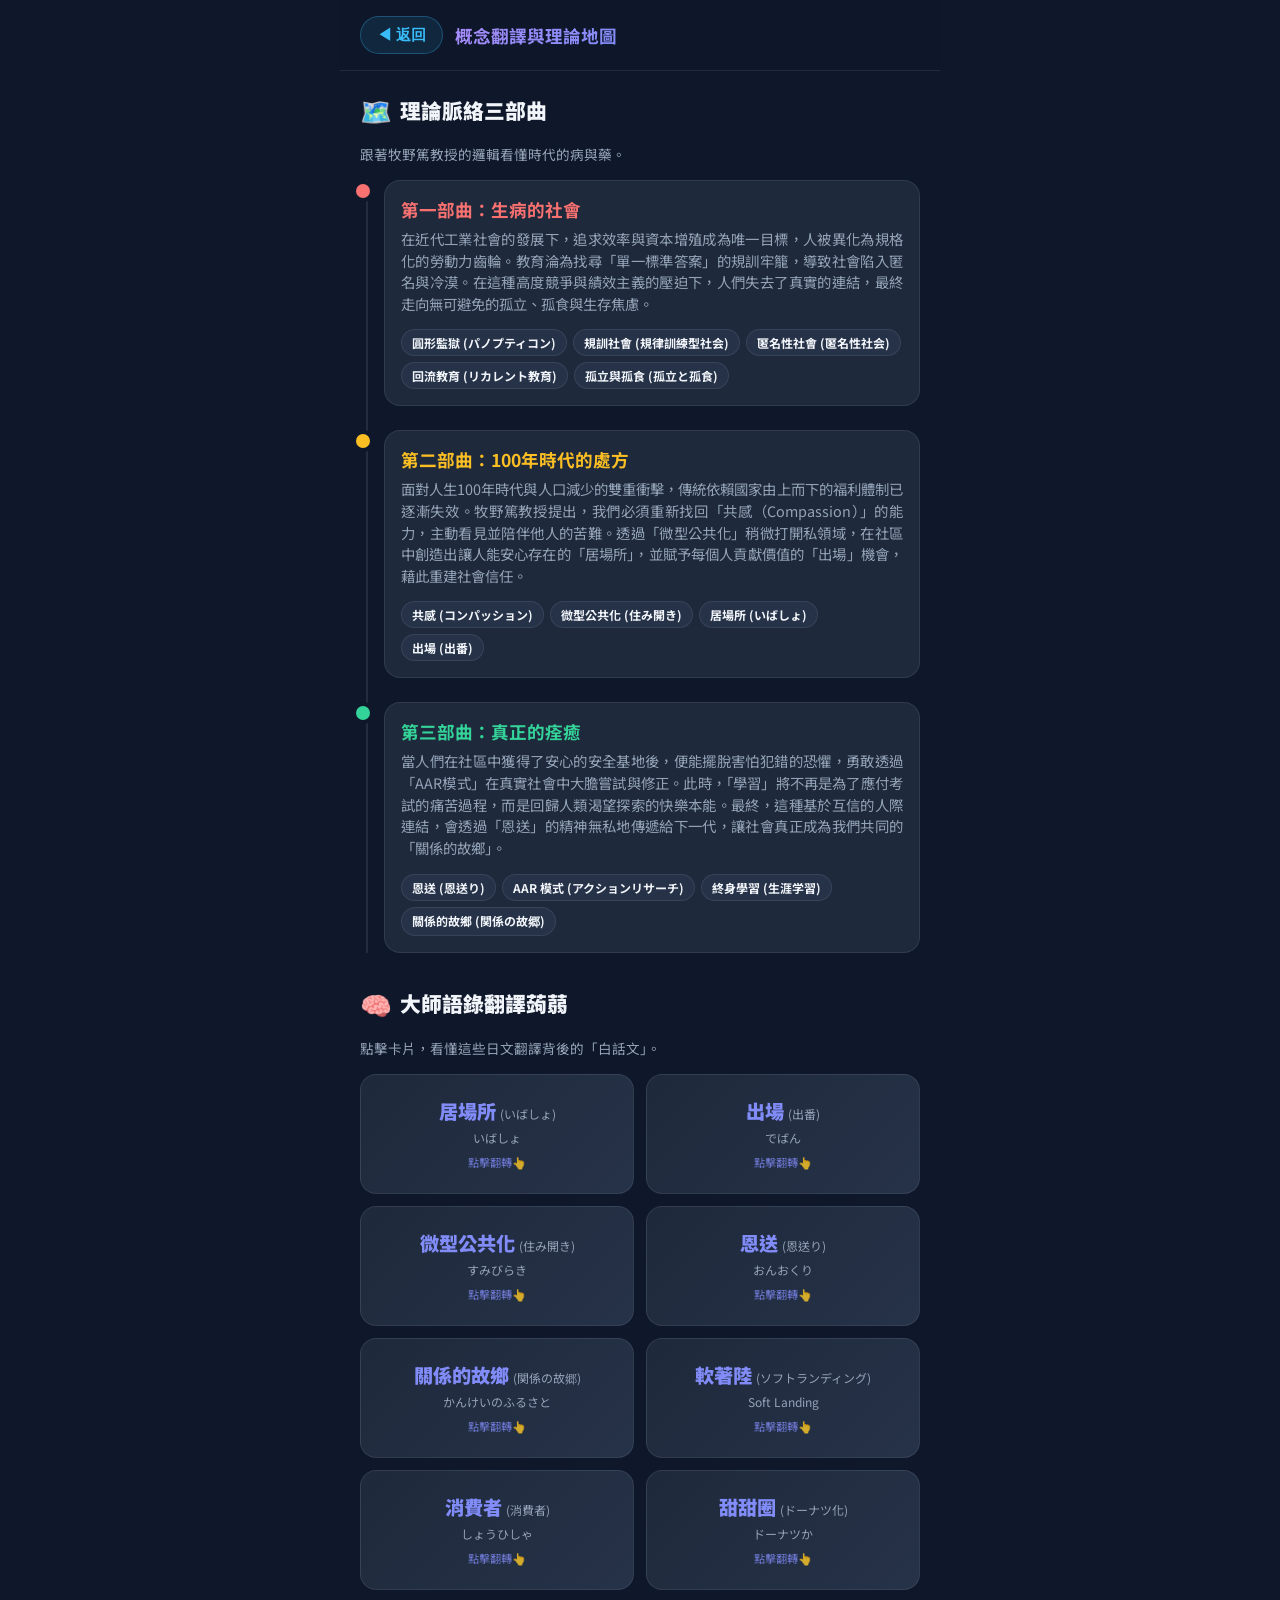
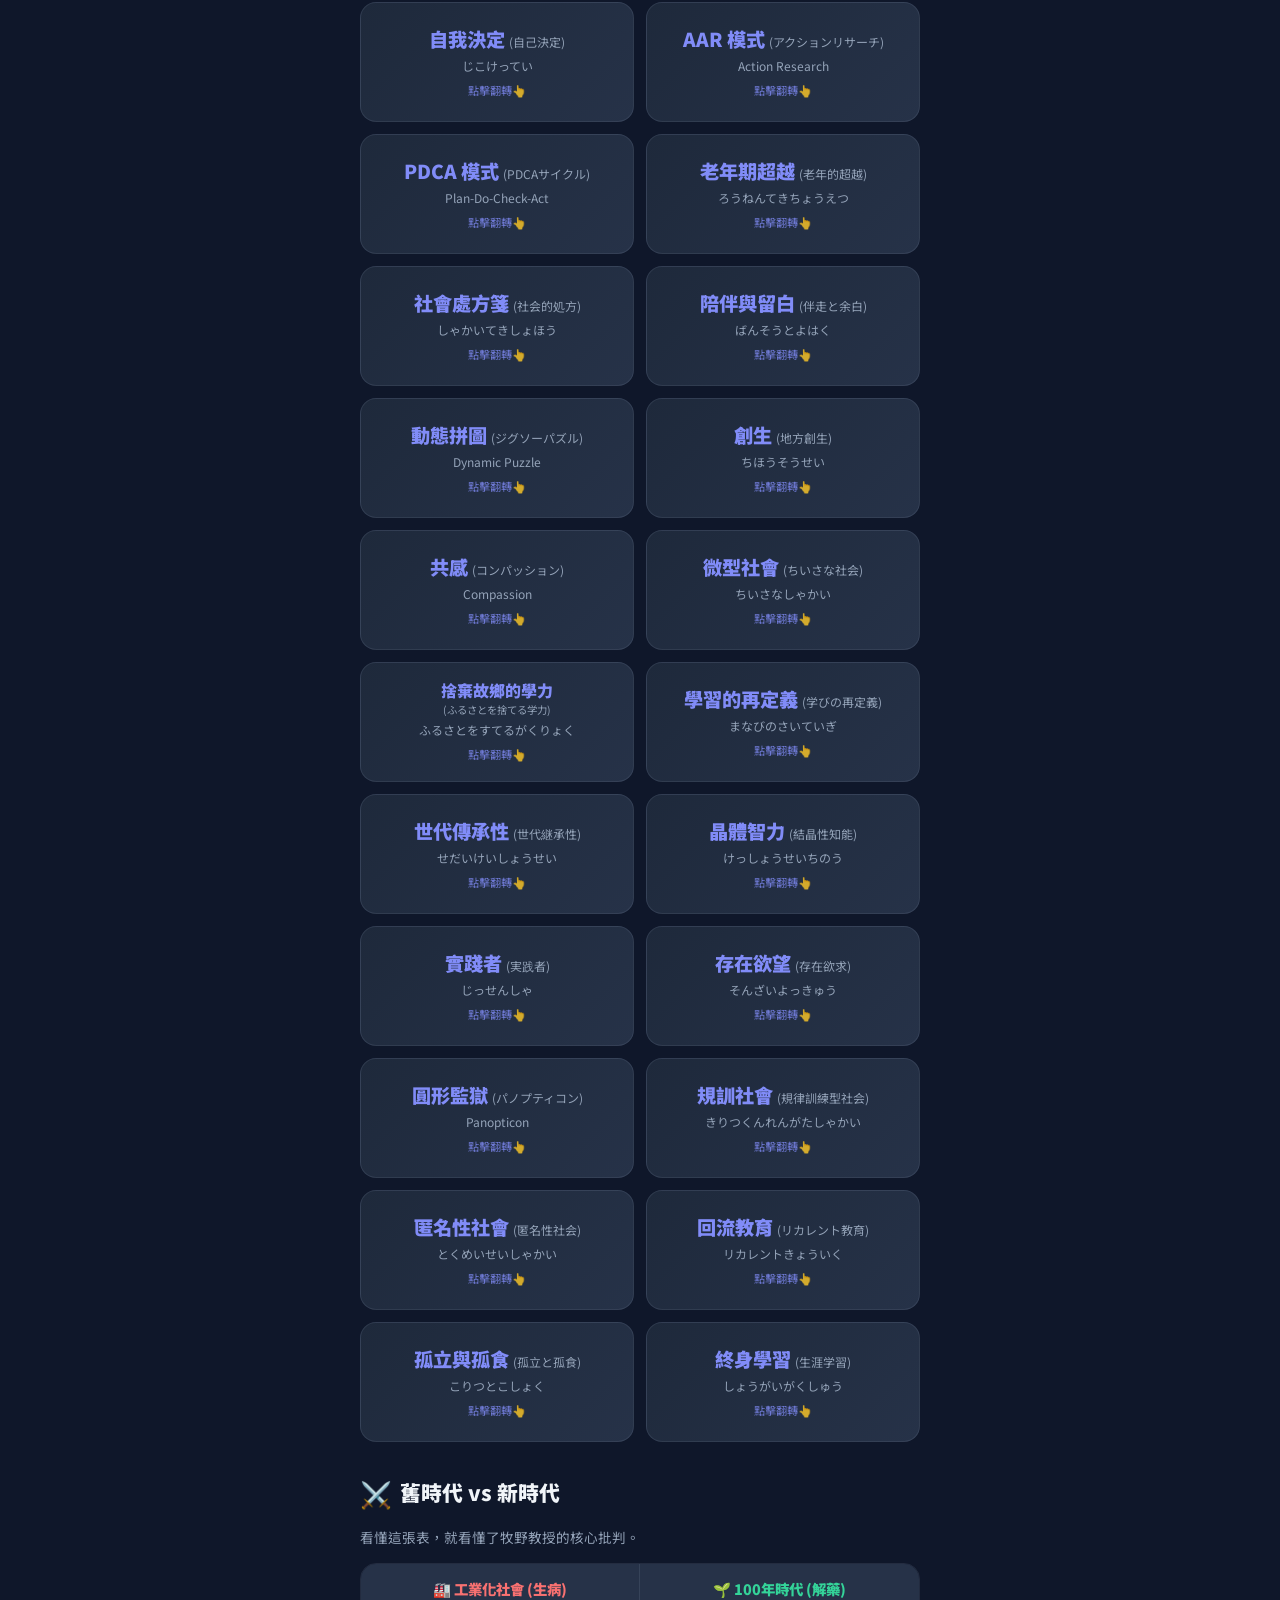
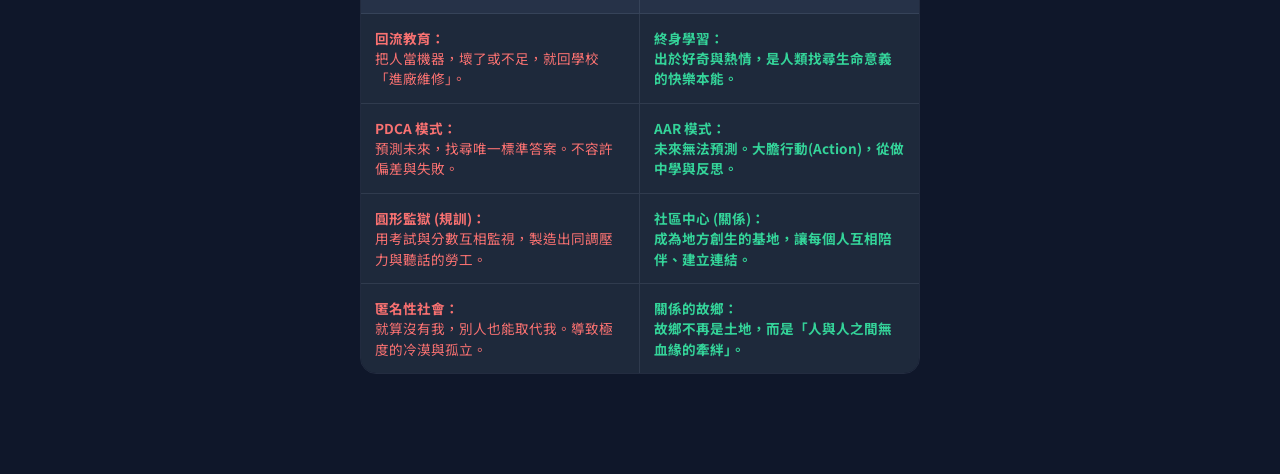
<file: concepts.html>
<!DOCTYPE html>

<html lang="zh-TW">

<head>

<meta charset="UTF-8">

<meta name="viewport" content="width=device-width, initial-scale=1.0, maximum-scale=1.0, user-scalable=no, viewport-fit=cover">

<meta name="apple-mobile-web-app-capable" content="yes">

<meta name="apple-mobile-web-app-status-bar-style" content="black-translucent">

<meta name="theme-color" content="#0f172a">

<title>大師概念翻譯與理論地圖</title>

<link href="https://fonts.googleapis.com/css2?family=Noto+Sans+TC:wght@400;500;700;900&display=swap" rel="stylesheet">

<style>

/* ─── Design Tokens ─── */

:root {

  --bg: #0f172a;

  --surface: #1e293b;

  --surface2: #263248;

  --border: rgba(148,163,184,.15);

  --accent: #818cf8;

  --accent2: #c084fc;

  --green: #34d399;

  --red: #f87171;

  --amber: #fbbf24;

  --text: #f1f5f9;

  --muted: #94a3b8;

  --card: #1e293b;

  --r: 20px;

  --sh: 0 0 0 1px rgba(148,163,184,.1), 0 20px 50px rgba(0,0,0,.5);

  --safe-top: env(safe-area-inset-top);

  --safe-bot: env(safe-area-inset-bottom);

}

*{margin:0;padding:0;box-sizing:border-box;-webkit-tap-highlight-color:transparent}

body{font-family:'Noto Sans TC',sans-serif;background:var(--bg);color:var(--text);overflow-x:hidden;overscroll-behavior-y:none;

  padding-top:var(--safe-top);padding-bottom:var(--safe-bot)}

a{text-decoration:none;color:inherit}



/* ─── App Container ─── */

#app {

  max-width: 600px;

  margin: 0 auto;

  min-height: 100vh;

  background: var(--bg);

  position: relative;

  display: flex;

  flex-direction: column;

}



/* ─── Header ─── */

.header {

  position: sticky;

  top: 0;

  z-index: 100;

  background: rgba(15, 23, 42, 0.85);

  backdrop-filter: blur(16px);

  -webkit-backdrop-filter: blur(16px);

  border-bottom: 1px solid var(--border);

  padding: 16px 20px;

  display: flex;

  align-items: center;

  gap: 12px;

}

.btn-back {

  padding: 0 16px; height: 38px; border-radius: 99px; 

  background: rgba(56,189,248,0.1); border: 1px solid rgba(56,189,248,0.3); 

  cursor: pointer; display: flex; align-items: center; justify-content: center; 

  font-size: 0.95rem; font-weight: 700; color: #38bdf8; transition: .2s; 

  flex-shrink: 0; gap: 4px;

}

.btn-back:active { transform: scale(.95); background: rgba(56,189,248,0.2); }

.header-title {

  font-size: 1.1rem;

  font-weight: 700;

  background: linear-gradient(135deg, #a78bfa, #818cf8);

  -webkit-background-clip: text;

  -webkit-text-fill-color: transparent;

}



/* ─── Layout ─── */

.container {

  padding: 20px;

  padding-bottom: 100px;

  display: flex;

  flex-direction: column;

  gap: 32px;

}

.section-title {

  font-size: 1.3rem;

  font-weight: 900;

  margin-bottom: 16px;

  display: flex;

  align-items: center;

  gap: 8px;

}

.section-title span {

  font-size: 1.6rem;

}



/* ─── Timeline (三部曲) ─── */

.timeline {

  position: relative;

  padding-left: 24px;

}

.timeline::before {

  content: '';

  position: absolute;

  left: 6px;

  top: 0;

  bottom: 0;

  width: 2px;

  background: var(--border);

}

.tl-item {

  position: relative;

  margin-bottom: 24px;

}

.tl-item:last-child { margin-bottom: 0; }

.tl-dot {

  position: absolute;

  left: -24px;

  top: 4px;

  width: 14px;

  height: 14px;

  border-radius: 50%;

  transform: translateX(-4px);

  z-index: 2;

  box-shadow: 0 0 0 4px var(--bg);

}

.tl-1 .tl-dot { background: var(--red); }

.tl-2 .tl-dot { background: var(--amber); }

.tl-3 .tl-dot { background: var(--green); }



.tl-content {

  background: var(--surface);

  border: 1px solid var(--border);

  border-radius: 16px;

  padding: 16px;

}

.tl-content h4 {

  font-size: 1.1rem;

  font-weight: 700;

  margin-bottom: 6px;

}

.tl-1 h4 { color: var(--red); }

.tl-2 h4 { color: var(--amber); }

.tl-3 h4 { color: var(--green); }



.tl-content p {

  font-size: 0.9rem;

  color: var(--muted);

  line-height: 1.5;

  margin-bottom: 12px;

}

.kw-tags {

  display: flex;

  flex-wrap: wrap;

  gap: 6px;

}

.kw-tag {

  font-size: 0.75rem;

  font-weight: 700;

  padding: 4px 10px;

  border-radius: 99px;

  background: var(--surface2);

  color: var(--text-light);

  white-space: nowrap;

  cursor: pointer;

  transition: all 0.2s ease;

  user-select: none;

  border: 1px solid var(--border);

}

.kw-tag:hover {

  background: var(--accent);

  color: #fff;

  transform: translateY(-2px);

  box-shadow: 0 4px 12px rgba(138,43,226, 0.3);

}



/* ─── Flip Cards (翻譯蒟蒻) ─── */

.flip-grid {

  display: grid;

  grid-template-columns: 1fr 1fr;

  gap: 12px;

}

.flip-card {

  background: transparent;

  height: 120px;

  perspective: 1000px;

  cursor: pointer;

}

.flip-card-inner {

  position: relative;

  width: 100%;

  height: 100%;

  text-align: center;

  transition: transform 0.6s cubic-bezier(0.4, 0, 0.2, 1);

  transform-style: preserve-3d;

}

.flip-card.flipped .flip-card-inner {

  transform: rotateY(180deg);

}

.flip-card-front, .flip-card-back {

  position: absolute;

  width: 100%;

  height: 100%;

  -webkit-backface-visibility: hidden;

  backface-visibility: hidden;

  border-radius: 16px;

  display: flex;

  flex-direction: column;

  align-items: center;

  justify-content: center;

  padding: 12px;

  border: 1px solid var(--border);

}

.flip-card-front {

  background: linear-gradient(135deg, var(--surface), var(--surface2));

}

.flip-card-front h4 {

  font-size: 1.2rem;

  font-weight: 900;

  color: var(--accent);

}

.flip-card-front span {

  font-size: 0.75rem;

  color: var(--muted);

  margin-top: 4px;

}

.flip-card-back {

  background: linear-gradient(135deg, #312e81, #1e1b4b);

  transform: rotateY(180deg);

  border-color: var(--accent);

}

.flip-card-back p {

  font-size: 0.85rem;

  font-weight: 500;

  line-height: 1.4;

  color: #fff;

}

.click-hint {

  font-size: 0.7rem;

  color: var(--accent);

  margin-top: 8px;

  opacity: 0.8;

  animation: pulse 2s infinite;

}

@keyframes pulse {

  0% { opacity: 0.5; }

  50% { opacity: 1; }

  100% { opacity: 0.5; }

}



/* ─── Comparison Table ─── */

.comp-table {

  width: 100%;

  border-collapse: separate;

  border-spacing: 0;

  border-radius: 16px;

  overflow: hidden;

  border: 1px solid var(--border);

}

.comp-table th, .comp-table td {

  padding: 14px;

  text-align: left;

  border-bottom: 1px solid var(--border);

  border-right: 1px solid var(--border);

}

.comp-table th:last-child, .comp-table td:last-child {

  border-right: none;

}

.comp-table tr:last-child td {

  border-bottom: none;

}

.comp-table th {

  background: var(--surface2);

  font-size: 0.9rem;

  font-weight: 900;

  color: var(--muted);

  text-align: center;

}

.comp-table td {

  background: var(--surface);

  font-size: 0.85rem;

  line-height: 1.5;

  vertical-align: top;

  width: 50%;

}

.comp-table td.old { color: var(--red); }

.comp-table td.new { color: var(--green); font-weight: 700;}



/* EASTER EGG */

.easter-egg { margin-top: 30px; background: rgba(255,255,255,0.03); border: 1px dashed var(--border); border-radius: 12px; padding: 15px; }

.easter-egg summary { font-size: 0.9rem; font-weight: 700; color: var(--accent); cursor: pointer; user-select: none; list-style: none; display: flex; align-items: center; }

.easter-egg summary::-webkit-details-marker { display: none; }

.easter-egg summary::after { content: '▼'; margin-left: auto; font-size: 0.8rem; transition: transform 0.3s; }

.easter-egg[open] summary::after { transform: rotate(180deg); }

.egg-content { margin-top: 15px; font-size: 0.85rem; color: var(--muted); line-height: 1.6; padding-top: 15px; border-top: 1px solid rgba(255,255,255,0.05); }

.egg-content ul { padding-left: 20px; margin: 10px 0; }

.egg-content li { margin-bottom: 8px; }

.egg-content strong { color: #fff; }



</style>

</head>

<body>

<div id="app">



  <div class="header">

    <button class="btn-back" onclick="window.location.href='https://m0904103.github.io/happiness-guide/'"><span>◀</span> 返回</button>

    <div class="header-title">概念翻譯與理論地圖</div>

  </div>



  <div class="container">

    

    <!-- Section A: Timeline -->

    <section class="slide-up" style="animation: slideUp 0.4s ease forwards;">

      <div class="section-title"><span>🗺️</span> 理論脈絡三部曲</div>

      <p style="font-size:0.85rem; color:var(--muted); margin-bottom: 16px;">跟著牧野篤教授的邏輯看懂時代的病與藥。</p>

      

      <div class="timeline">

        <div class="tl-item tl-1">

          <div class="tl-dot"></div>

          <div class="tl-content">

            <h4>第一部曲：生病的社會</h4>

            <p style="text-align: justify; margin-bottom: 15px;">在近代工業社會的發展下，追求效率與資本增殖成為唯一目標，人被異化為規格化的勞動力齒輪。教育淪為找尋「單一標準答案」的規訓牢籠，導致社會陷入匿名與冷漠。在這種高度競爭與績效主義的壓迫下，人們失去了真實的連結，最終走向無可避免的孤立、孤食與生存焦慮。</p>

            <div class="kw-tags">

              <span class="kw-tag" onclick="scrollToCard('card-panopticon')">圓形監獄 (パノプティコン)</span>

              <span class="kw-tag" onclick="scrollToCard('card-disciplinary')">規訓社會 (規律訓練型社会)</span>

              <span class="kw-tag" onclick="scrollToCard('card-anonymous')">匿名性社會 (匿名性社会)</span>

              <span class="kw-tag" onclick="scrollToCard('card-recurrent')">回流教育 (リカレント教育)</span>

              <span class="kw-tag" onclick="scrollToCard('card-isolation')">孤立與孤食 (孤立と孤食)</span>

            </div>

          </div>

        </div>

        

        <div class="tl-item tl-2">

          <div class="tl-dot"></div>

          <div class="tl-content">

            <h4>第二部曲：100年時代的處方</h4>

            <p style="text-align: justify; margin-bottom: 15px;">面對人生100年時代與人口減少的雙重衝擊，傳統依賴國家由上而下的福利體制已逐漸失效。牧野篤教授提出，我們必須重新找回「共感（Compassion）」的能力，主動看見並陪伴他人的苦難。透過「微型公共化」稍微打開私領域，在社區中創造出讓人能安心存在的「居場所」，並賦予每個人貢獻價值的「出場」機會，藉此重建社會信任。</p>

            <div class="kw-tags">

              <span class="kw-tag" onclick="scrollToCard('card-compassion')">共感 (コンパッション)</span>

              <span class="kw-tag" onclick="scrollToCard('card-sumibiraki')">微型公共化 (住み開き)</span>

              <span class="kw-tag" onclick="scrollToCard('card-ibasho')">居場所 (いばしょ)</span>

              <span class="kw-tag" onclick="scrollToCard('card-deban')">出場 (出番)</span>

            </div>

          </div>

        </div>



        <div class="tl-item tl-3">

          <div class="tl-dot"></div>

          <div class="tl-content">

            <h4>第三部曲：真正的痊癒</h4>

            <p style="text-align: justify; margin-bottom: 15px;">當人們在社區中獲得了安心的安全基地後，便能擺脫害怕犯錯的恐懼，勇敢透過「AAR模式」在真實社會中大膽嘗試與修正。此時，「學習」將不再是為了應付考試的痛苦過程，而是回歸人類渴望探索的快樂本能。最終，這種基於互信的人際連結，會透過「恩送」的精神無私地傳遞給下一代，讓社會真正成為我們共同的「關係的故鄉」。</p>

            <div class="kw-tags">

              <span class="kw-tag" onclick="scrollToCard('card-payitforward')">恩送 (恩送り)</span>

              <span class="kw-tag" onclick="scrollToCard('card-actionresearch')">AAR 模式 (アクションリサーチ)</span>

              <span class="kw-tag" onclick="scrollToCard('card-lifelong')">終身學習 (生涯学習)</span>

              <span class="kw-tag" onclick="scrollToCard('card-hometown')">關係的故鄉 (関係の故郷)</span>

            </div>

          </div>

        </div>

      </div>

    </section>



    <!-- Section B: Flip Cards -->

    <section class="slide-up" style="animation: slideUp 0.4s ease forwards; animation-delay: 0.1s;">

      <div class="section-title"><span>🧠</span> 大師語錄翻譯蒟蒻</div>

      <p style="font-size:0.85rem; color:var(--muted); margin-bottom: 16px;">點擊卡片，看懂這些日文翻譯背後的「白話文」。</p>

      

      <div class="flip-grid">

        <div id="card-ibasho" class="flip-card" onclick="this.classList.toggle('flipped')">

          <div class="flip-card-inner">

            <div class="flip-card-front">

              <h4>居場所 <span style="font-size:0.75rem; font-weight:normal;">(いばしょ)</span></h4><span>いばしょ</span>

              <div class="click-hint">點擊翻轉👆</div>

            </div>

            <div class="flip-card-back">

              <p>不只是一個實體地點，而是一個「即使我不完美，也能被接納的安心空間與歸屬」。</p>

            </div>

          </div>

        </div>



        <div id="card-deban" class="flip-card" onclick="this.classList.toggle('flipped')">

          <div class="flip-card-inner">

            <div class="flip-card-front">

              <h4>出場 <span style="font-size:0.75rem; font-weight:normal;">(出番)</span></h4><span>でばん</span>

              <div class="click-hint">點擊翻轉👆</div>

            </div>

            <div class="flip-card-back">

              <p>不只是出場機會，而是「發現自己被別人需要的那份驕傲」。</p>

            </div>

          </div>

        </div>



        <div id="card-sumibiraki" class="flip-card" onclick="this.classList.toggle('flipped')">

          <div class="flip-card-inner">

            <div class="flip-card-front">

              <h4>微型公共化 <span style="font-size:0.75rem; font-weight:normal;">(住み開き)</span></h4><span>すみびらき</span>

              <div class="click-hint">點擊翻轉👆</div>

            </div>

            <div class="flip-card-back">

              <p>不是把家全打開，而是「稍微打開一點點私人空間，讓善意可以流動」。</p>

            </div>

          </div>

        </div>



        <div id="card-payitforward" class="flip-card" onclick="this.classList.toggle('flipped')">

          <div class="flip-card-inner">

            <div class="flip-card-front">

              <h4>恩送 <span style="font-size:0.75rem; font-weight:normal;">(恩送り)</span></h4><span>おんおくり</span>

              <div class="click-hint">點擊翻轉👆</div>

            </div>

            <div class="flip-card-back">

              <p>不是還債給恩人，而是把得到的溫暖「無條件傳遞給下一個需要的人」。</p>

            </div>

          </div>

        </div>



        <div id="card-hometown" class="flip-card" onclick="this.classList.toggle('flipped')">

          <div class="flip-card-inner">

            <div class="flip-card-front">

              <h4>關係的故鄉 <span style="font-size:0.75rem; font-weight:normal;">(関係の故郷)</span></h4><span>かんけいのふるさと</span>

              <div class="click-hint">點擊翻轉👆</div>

            </div>

            <div class="flip-card-back">

              <p>不再只是物理出生的土地。當長者無私地支持年輕世代，長者自身便化作了下一代的精神「故鄉」，形成跨世代的牽絆。</p>

            </div>

          </div>

        </div>



        <div id="card-softlanding" class="flip-card" onclick="this.classList.toggle('flipped')">

          <div class="flip-card-inner">

            <div class="flip-card-front">

              <h4>軟著陸 <span style="font-size:0.75rem; font-weight:normal;">(ソフトランディング)</span></h4><span>Soft Landing</span>

              <div class="click-hint">點擊翻轉👆</div>

            </div>

            <div class="flip-card-back">

              <p>接受社會正在衰退的事實，不再逼迫大家當血汗齒輪。用社區與連結，為降落的社會鋪上柔軟的安全網。</p>

            </div>

          </div>

        </div>



        <div id="card-consumer" class="flip-card" onclick="this.classList.toggle('flipped')">

          <div class="flip-card-inner">

            <div class="flip-card-front">

              <h4>消費者 <span style="font-size:0.75rem; font-weight:normal;">(消費者)</span></h4><span>しょうひしゃ</span>

              <div class="click-hint">點擊翻轉👆</div>

            </div>

            <div class="flip-card-back">

              <p>不再做一個只用錢購買行政服務的「被動客人」，而是要成為主動參與社區、與他人共創連結的「當事者」。</p>

            </div>

          </div>

        </div>



        <div id="card-donut" class="flip-card" onclick="this.classList.toggle('flipped')">

          <div class="flip-card-inner">

            <div class="flip-card-front">

              <h4>甜甜圈 <span style="font-size:0.75rem; font-weight:normal;">(ドーナツ化)</span></h4><span>ドーナツか</span>

              <div class="click-hint">點擊翻轉👆</div>

            </div>

            <div class="flip-card-back">

              <p>現代社區就像甜甜圈，中間（傳統地緣與血緣）已經空洞化。必須把「學習」放回中心，重新串聯孤單的人。</p>

            </div>

          </div>

        </div>



        <div id="card-selfdetermination" class="flip-card" onclick="this.classList.toggle('flipped')">

          <div class="flip-card-inner">

            <div class="flip-card-front">

              <h4>自我決定 <span style="font-size:0.75rem; font-weight:normal;">(自己決定)</span></h4><span>じこけってい</span>

              <div class="click-hint">點擊翻轉👆</div>

            </div>

            <div class="flip-card-back">

              <p>不是新自由主義下孤立無援的個人選擇；真正的自我決定與幸福感，是建立在「與他人產生深刻連結」的互助網絡之中。</p>

            </div>

          </div>

        </div>



        <div id="card-actionresearch" class="flip-card" onclick="this.classList.toggle('flipped')">

          <div class="flip-card-inner">

            <div class="flip-card-front">

              <h4>AAR 模式 <span style="font-size:0.75rem; font-weight:normal;">(アクションリサーチ)</span></h4><span>Action Research</span>

              <div class="click-hint">點擊翻轉👆</div>

            </div>

            <div class="flip-card-back">

              <p>取代工業時代追求標準答案的 PDCA。在無法預測未來的時代，提出預期、大膽行動，並在安心的社群中從做中學與反思。</p>

            </div>

          </div>

        </div>



        <div id="card-pdca" class="flip-card" onclick="this.classList.toggle('flipped')">

          <div class="flip-card-inner">

            <div class="flip-card-front">

              <h4>PDCA 模式 <span style="font-size:0.75rem; font-weight:normal;">(PDCAサイクル)</span></h4><span>Plan-Do-Check-Act</span>

              <div class="click-hint">點擊翻轉👆</div>

            </div>

            <div class="flip-card-back">

              <p>工業時代的產物，假設未來可被精準預測與計畫。但在變動的現代，過度強調 Check(查核) 反而讓人害怕失敗、不敢行動。</p>

            </div>

          </div>

        </div>



        <div id="card-gerotranscendence" class="flip-card" onclick="this.classList.toggle('flipped')">

          <div class="flip-card-inner">

            <div class="flip-card-front">

              <h4>老年期超越 <span style="font-size:0.75rem; font-weight:normal;">(老年的超越)</span></h4><span>ろうねんてきちょうえつ</span>

              <div class="click-hint">點擊翻轉👆</div>

            </div>

            <div class="flip-card-back">

              <p>瑞典學者 Tornstam 提出。高齡者會從物質與理性的算計中超脫，感受到與宇宙、世代的連結，在安寧中獲得極大幸福。</p>

            </div>

          </div>

        </div>



        <div class="flip-card" onclick="this.classList.toggle('flipped')">

          <div class="flip-card-inner">

            <div class="flip-card-front">

              <h4>社會處方箋 <span style="font-size:0.75rem; font-weight:normal;">(社会的処方)</span></h4><span>しゃかいてきしょほう</span>

              <div class="click-hint">點擊翻轉👆</div>

            </div>

            <div class="flip-card-back">

              <p>最好的預防醫學不是吃藥，而是「人際連結」。醫生開立的處方是讓孤單的患者走入社區，用陪伴治癒生病的社會。</p>

            </div>

          </div>

        </div>



        <div class="flip-card" onclick="this.classList.toggle('flipped')">

          <div class="flip-card-inner">

            <div class="flip-card-front">

              <h4>陪伴與留白 <span style="font-size:0.75rem; font-weight:normal;">(伴走と余白)</span></h4><span>ばんそうとよはく</span>

              <div class="click-hint">點擊翻轉👆</div>

            </div>

            <div class="flip-card-back">

              <p>政府不該強勢主導一切，而是做個「陪走教練」。在施政中刻意「留白」，才能激發社區居民主動參與、創造自己的出場機會。</p>

            </div>

          </div>

        </div>



        <div class="flip-card" onclick="this.classList.toggle('flipped')">

          <div class="flip-card-inner">

            <div class="flip-card-front">

              <h4>動態拼圖 <span style="font-size:0.75rem; font-weight:normal;">(ジグソーパズル)</span></h4><span>Dynamic Puzzle</span>

              <div class="click-hint">點擊翻轉👆</div>

            </div>

            <div class="flip-card-back">

              <p>沒有人是完美的。承認自己的脆弱與缺陷（凹），並用自己的優點（凸）去補足別人。像拼圖一樣在社區中互補與支撐。</p>

            </div>

          </div>

        </div>



        <div class="flip-card" onclick="this.classList.toggle('flipped')">

          <div class="flip-card-inner">

            <div class="flip-card-front">

              <h4>創生 <span style="font-size:0.75rem; font-weight:normal;">(地方創生)</span></h4><span>ちほうそうせい</span>

              <div class="click-hint">點擊翻轉👆</div>

            </div>

            <div class="flip-card-back">

              <p>真正的創生不是砸大錢蓋硬體或拼經濟，而是以「學習」為核心，重新編織人與人之間的關係，找回失落的社區牽絆。</p>

            </div>

          </div>

        </div>



        <div id="card-compassion" class="flip-card" onclick="this.classList.toggle('flipped')">

          <div class="flip-card-inner">

            <div class="flip-card-front">

              <h4>共感 <span style="font-size:0.75rem; font-weight:normal;">(コンパッション)</span></h4><span>Compassion</span>

              <div class="click-hint">點擊翻轉👆</div>

            </div>

            <div class="flip-card-back">

              <p>超越一般同情心。它是「因為我痛過，所以我懂你的痛（負傷的療癒者）」的深層共鳴，並會因此化為助人的具體行動。</p>

            </div>

          </div>

        </div>



        <div class="flip-card" onclick="this.classList.toggle('flipped')">

          <div class="flip-card-inner">

            <div class="flip-card-front">

              <h4>微型社會 <span style="font-size:0.75rem; font-weight:normal;">(ちいさな社会)</span></h4><span>ちいさなしゃかい</span>

              <div class="click-hint">點擊翻轉👆</div>

            </div>

            <div class="flip-card-back">

              <p>不追求國家級的宏大復興，而是用一群人的羈絆，在身邊打造出無數個「充滿溫度與互助的小型社會」。</p>

            </div>

          </div>

        </div>



        <div class="flip-card" onclick="this.classList.toggle('flipped')">

          <div class="flip-card-inner">

            <div class="flip-card-front">

              <h4 style="font-size:1rem; line-height:1.2;">捨棄故鄉的學力 <span style="font-size:0.65rem; font-weight:normal; display:block;">(ふるさとを捨てる学力)</span></h4><span>ふるさとをすてるがくりょく</span>

              <div class="click-hint">點擊翻轉👆</div>

            </div>

            <div class="flip-card-back">

              <p>把孩子訓練成標準化的菁英，代價卻是讓他們徹底與出生的土地斷裂，成為回不了家的異鄉人。</p>

            </div>

          </div>

        </div>



        <div class="flip-card" onclick="this.classList.toggle('flipped')">

          <div class="flip-card-inner">

            <div class="flip-card-front">

              <h4>學習的再定義 <span style="font-size:0.75rem; font-weight:normal;">(学びの再定義)</span></h4><span>まなびのさいていぎ</span>

              <div class="click-hint">點擊翻轉👆</div>

            </div>

            <div class="flip-card-back">

              <p>不是坐在教室背標準答案，而是走入人群，在不斷試錯與交流價值的過程中，重新把人與人連結起來的行動。</p>

            </div>

          </div>

        </div>



        <div class="flip-card" onclick="this.classList.toggle('flipped')">

          <div class="flip-card-inner">

            <div class="flip-card-front">

              <h4>世代傳承性 <span style="font-size:0.75rem; font-weight:normal;">(世代継承性)</span></h4><span>せだいけいしょうせい</span>

              <div class="click-hint">點擊翻轉👆</div>

            </div>

            <div class="flip-card-back">

              <p>即「關懷下一代」。深植於人類本能，當我們不再只為自己活，而是為下一代付出與傳承時，生命便能獲得超越的昇華。</p>

            </div>

          </div>

        </div>



        <div class="flip-card" onclick="this.classList.toggle('flipped')">

          <div class="flip-card-inner">

            <div class="flip-card-front">

              <h4>晶體智力 <span style="font-size:0.75rem; font-weight:normal;">(結晶性知能)</span></h4><span>けっしょうせいちのう</span>

              <div class="click-hint">點擊翻轉👆</div>

            </div>

            <div class="flip-card-back">

              <p>年紀增長雖會讓記憶力(流體智力)衰退，但基於人生歷練與經驗的「晶體智力」卻會持續增長，成為傳承智慧的無價說書人。</p>

            </div>

          </div>

        </div>



        <div class="flip-card" onclick="this.classList.toggle('flipped')">

          <div class="flip-card-inner">

            <div class="flip-card-front">

              <h4>實踐者 <span style="font-size:0.75rem; font-weight:normal;">(実践者)</span></h4><span>じっせんしゃ</span>

              <div class="click-hint">點擊翻轉👆</div>

            </div>

            <div class="flip-card-back">

              <p>學習的終極目標，是讓我們從「被動接收行政服務的消費者」，蛻變為「主動發揮影響力、起而行的實踐者(Doer)」。</p>

            </div>

          </div>

        </div>



        <div class="flip-card" onclick="this.classList.toggle('flipped')">

          <div class="flip-card-inner">

            <div class="flip-card-front">

              <h4>存在欲望 <span style="font-size:0.75rem; font-weight:normal;">(存在欲求)</span></h4><span>そんざいよっきゅう</span>

              <div class="click-hint">點擊翻轉👆</div>

            </div>

            <div class="flip-card-back">

              <p>現代社會的價值觀轉型。人們不再滿足於盲目賺錢與囤積物質的「佔有欲望」，而是轉向追求人際羈絆與生命意義的「存在欲望」。</p>

            </div>

          </div>

        </div>



        <div id="card-panopticon" class="flip-card" onclick="this.classList.toggle('flipped')">

          <div class="flip-card-inner">

            <div class="flip-card-front">

              <h4>圓形監獄 <span style="font-size:0.75rem; font-weight:normal;">(パノプティコン)</span></h4><span>Panopticon</span>

              <div class="click-hint">點擊翻轉👆</div>

            </div>

            <div class="flip-card-back">

              <p>用考試與分數互相監視，製造出強大的同調壓力，逼迫所有人成為聽話的勞工，不容許偏離標準軌道。</p>

            </div>

          </div>

        </div>



        <div id="card-disciplinary" class="flip-card" onclick="this.classList.toggle('flipped')">

          <div class="flip-card-inner">

            <div class="flip-card-front">

              <h4>規訓社會 <span style="font-size:0.75rem; font-weight:normal;">(規律訓練型社会)</span></h4><span>きりつくんれんがたしゃかい</span>

              <div class="click-hint">點擊翻轉👆</div>

            </div>

            <div class="flip-card-back">

              <p>把學校變成工廠。將形形色色的個人，強行削平稜角，訓練成規格化、順從且可隨時被替換的工業齒輪。</p>

            </div>

          </div>

        </div>



        <div id="card-anonymous" class="flip-card" onclick="this.classList.toggle('flipped')">

          <div class="flip-card-inner">

            <div class="flip-card-front">

              <h4>匿名性社會 <span style="font-size:0.75rem; font-weight:normal;">(匿名性社会)</span></h4><span>とくめいせいしゃかい</span>

              <div class="click-hint">點擊翻轉👆</div>

            </div>

            <div class="flip-card-back">

              <p>工業時代的悲歌。「就算沒有我，別人也能輕易取代我」，這種將人視為免洗筷的邏輯，導致了極度的冷漠與孤立。</p>

            </div>

          </div>

        </div>



        <div id="card-recurrent" class="flip-card" onclick="this.classList.toggle('flipped')">

          <div class="flip-card-inner">

            <div class="flip-card-front">

              <h4>回流教育 <span style="font-size:0.75rem; font-weight:normal;">(リカレント教育)</span></h4><span>リカレントきょういく</span>

              <div class="click-hint">點擊翻轉👆</div>

            </div>

            <div class="flip-card-back">

              <p>舊時代的功利學習觀。把人當作機器，壞了或技能過時了，就送回學校「進廠維修」，修好再丟回工廠繼續壓榨。</p>

            </div>

          </div>

        </div>



        <div id="card-isolation" class="flip-card" onclick="this.classList.toggle('flipped')">

          <div class="flip-card-inner">

            <div class="flip-card-front">

              <h4>孤立與孤食 <span style="font-size:0.75rem; font-weight:normal;">(孤立と孤食)</span></h4><span>こりつとこしょく</span>

              <div class="click-hint">點擊翻轉👆</div>

            </div>

            <div class="flip-card-back">

              <p>地緣與血緣斷裂後的終極病徵。人們獨自生活、獨自吃飯，喪失了與社會的連結，成為高齡者身心衰弱的元兇。</p>

            </div>

          </div>

        </div>



        <div id="card-lifelong" class="flip-card" onclick="this.classList.toggle('flipped')">

          <div class="flip-card-inner">

            <div class="flip-card-front">

              <h4>終身學習 <span style="font-size:0.75rem; font-weight:normal;">(生涯学習)</span></h4><span>しょうがいがくしゅう</span>

              <div class="click-hint">點擊翻轉👆</div>

            </div>

            <div class="flip-card-back">

              <p>不再是為了考證照或找工作。它是出於單純的好奇與熱情，是人類找尋生命意義、與他人建立牽絆的快樂本能。</p>

            </div>

          </div>

        </div>

      </div>

    </section>



    <!-- Section C: Comparison Table -->

    <section class="slide-up" style="animation: slideUp 0.4s ease forwards; animation-delay: 0.2s;">

      <div class="section-title"><span>⚔️</span> 舊時代 vs 新時代</div>

      <p style="font-size:0.85rem; color:var(--muted); margin-bottom: 16px;">看懂這張表，就看懂了牧野教授的核心批判。</p>

      

      <table class="comp-table">

        <tr>

          <th style="color:var(--red);">🏭 工業化社會 (生病)</th>

          <th style="color:var(--green);">🌱 100年時代 (解藥)</th>

        </tr>

        <tr>

          <td class="old"><b>回流教育：</b><br>把人當機器，壞了或不足，就回學校「進廠維修」。</td>

          <td class="new"><b>終身學習：</b><br>出於好奇與熱情，是人類找尋生命意義的快樂本能。</td>

        </tr>

        <tr>

          <td class="old"><b>PDCA 模式：</b><br>預測未來，找尋唯一標準答案。不容許偏差與失敗。</td>

          <td class="new"><b>AAR 模式：</b><br>未來無法預測。大膽行動(Action)，從做中學與反思。</td>

        </tr>

        <tr>

          <td class="old"><b>圓形監獄 (規訓)：</b><br>用考試與分數互相監視，製造出同調壓力與聽話的勞工。</td>

          <td class="new"><b>社區中心 (關係)：</b><br>成為地方創生的基地，讓每個人互相陪伴、建立連結。</td>

        </tr>

        <tr>

          <td class="old"><b>匿名性社會：</b><br>就算沒有我，別人也能取代我。導致極度的冷漠與孤立。</td>

          <td class="new"><b>關係的故鄉：</b><br>故鄉不再是土地，而是「人與人之間無血緣的牽絆」。</td>

        </tr>

      </table>

    </section>



    



  </div>

</div>

<style>

  @keyframes slideUp {

    from { opacity: 0; transform: translateY(20px); }

    to { opacity: 1; transform: translateY(0); }

  }

</style>

<script>

  function scrollToCard(cardId) {

    const card = document.getElementById(cardId);

    if (card) {

      // Scroll into view with smooth behavior

      card.scrollIntoView({ behavior: 'smooth', block: 'center' });

      

      // Add a highlight glow effect

      const originalBoxShadow = card.style.boxShadow;

      card.style.transition = 'box-shadow 0.3s ease';

      card.style.boxShadow = '0 0 25px var(--accent)';

      

      // Remove glow after 1.5 seconds

      setTimeout(() => {

        card.style.boxShadow = originalBoxShadow || '0 8px 30px rgba(0,0,0,0.5)';

      }, 1500);

    }

  }

</script>

</body>

</html>
</file>
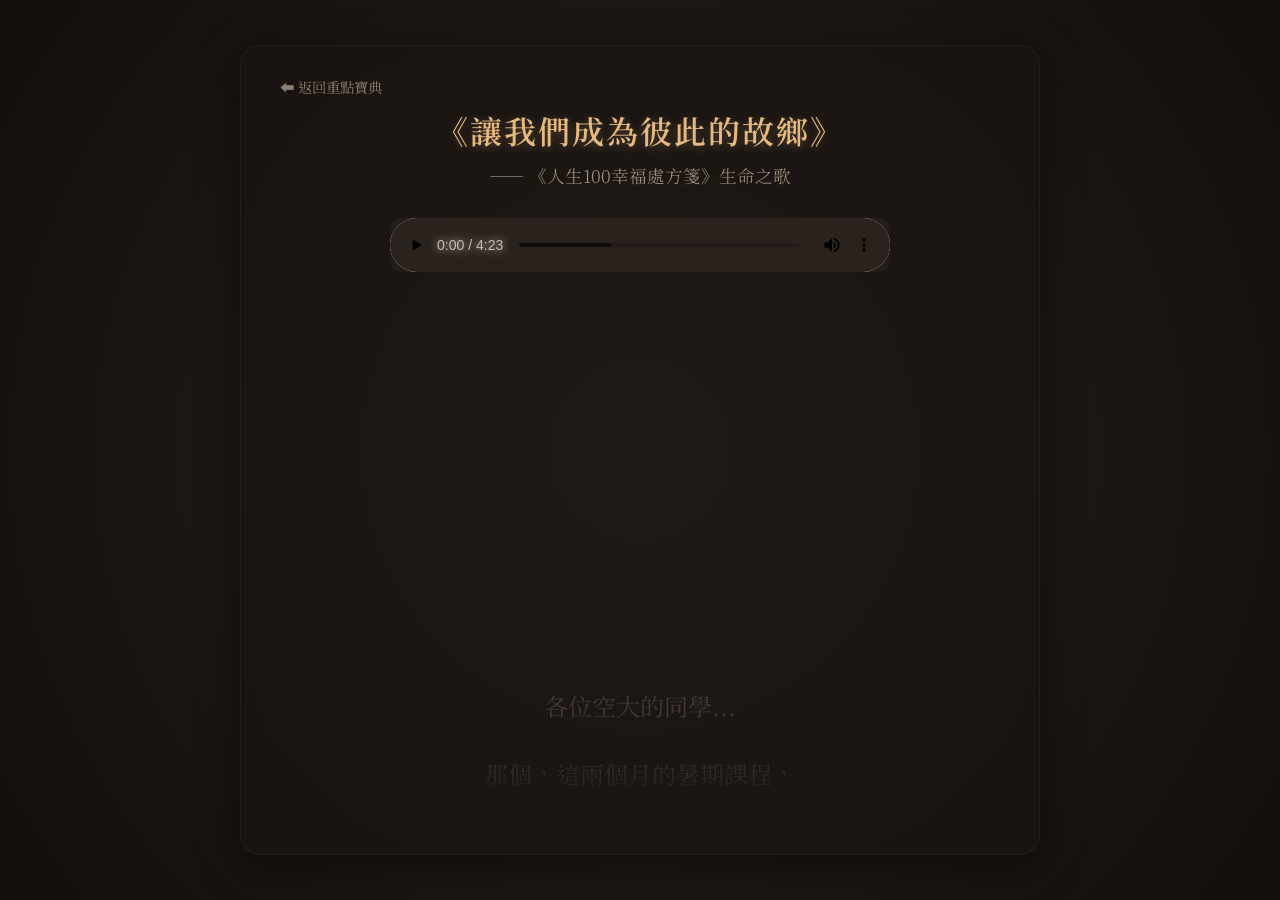
<file: karaoke.html>
<!DOCTYPE html>
<html lang="zh-TW">
<head>
    <meta charset="UTF-8">
    <meta name="viewport" content="width=device-width, initial-scale=1.0">
    <title>讓我們成為彼此的故鄉 (動態卡拉OK)</title>
    <link rel="stylesheet" href="karaoke.css?v=2">
    <style>
        .nav-back {
            display: inline-block;
            color: #8c7f70;
            text-decoration: none;
            font-size: 0.9rem;
            transition: color 0.3s;
            margin-bottom: 10px;
        }
        .nav-back:hover {
            color: #e6b981;
        }
    </style>
</head>
<body>
    <div class="karaoke-container">
        <div style="width: 100%; text-align: left; margin-top: -10px;">
            <a href="https://m0904103.github.io/happiness-guide/" class="nav-back">⬅ 返回重點寶典</a>
        </div>
        <header>
            <h1>《讓我們成為彼此的故鄉》</h1>
            <p>—— 《人生100幸福處方箋》生命之歌</p>
        </header>

        <div class="audio-player">
            <audio id="audio" controls autoplay>
                <source src="成為別人的依靠.mp3" type="audio/mpeg">
                您的瀏覽器不支援音樂播放。
            </audio>
        </div>

        <div class="lyrics-wrapper" id="lyrics-wrapper">
            <div class="lyrics-container" id="lyrics-container">
                <!-- Lyrics will be injected here via JS -->
                <div class="loading">正在載入動態歌詞與時間軸...</div>
            </div>
        </div>
    </div>

    <script src="karaoke.js"></script>
</body>
</html>
</file>
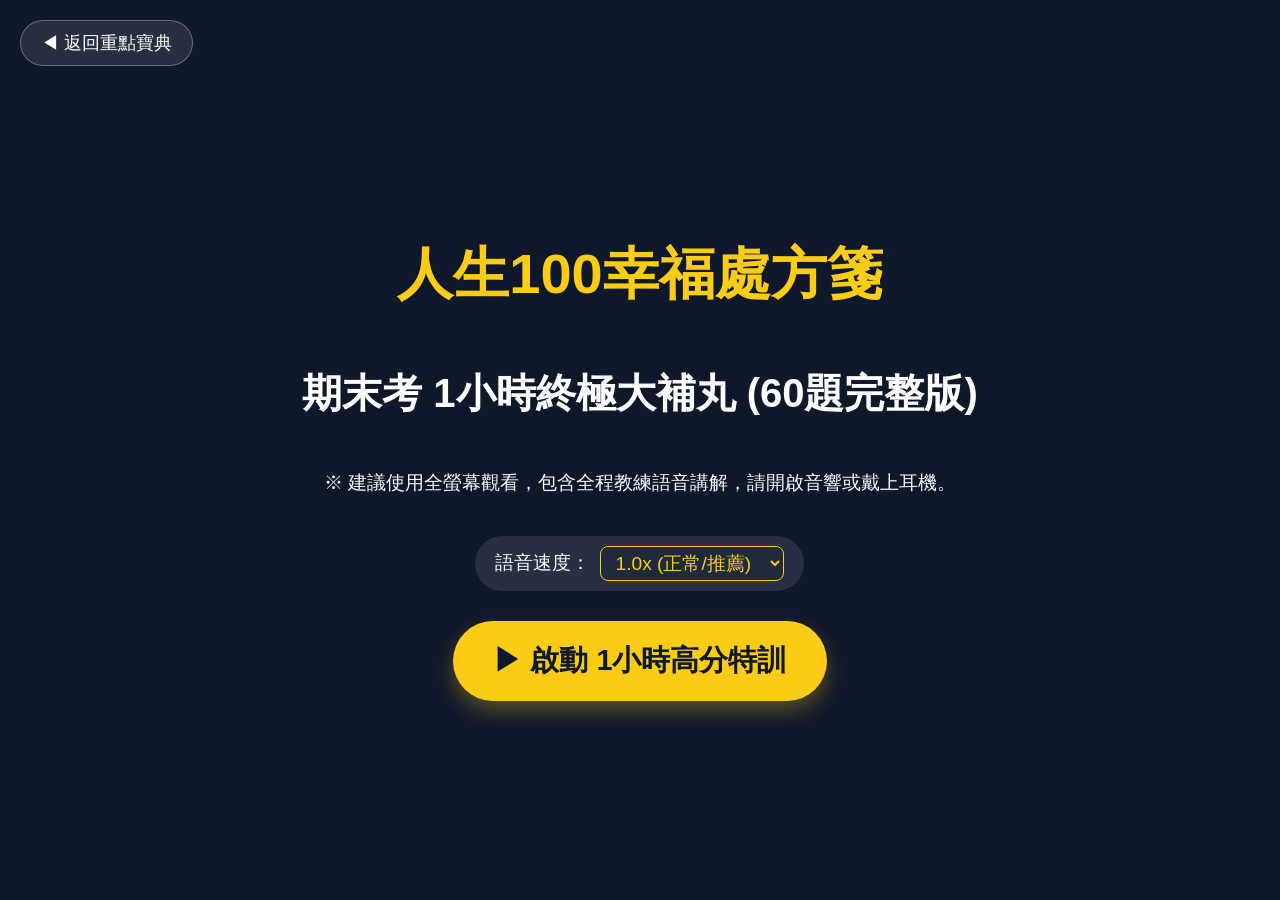
<file: video.html>
<!DOCTYPE html>
<html lang="zh-TW">
<head>
    <meta charset="UTF-8">
    <meta name="viewport" content="width=device-width, initial-scale=1.0">
    <title>期末考 60 題無壓特訓</title>
    <style>
        body, html {
            margin: 0; padding: 0; width: 100%; height: 100%;
            background-color: #0f172a; color: #f8fafc;
            font-family: 'Segoe UI', Tahoma, Geneva, Verdana, sans-serif;
            overflow: hidden;
            display: flex; justify-content: center; align-items: center;
        }
        #presentation {
            width: 100%; max-width: 1200px; height: 100%; max-height: 800px;
            position: relative;
            background: #1e293b;
            box-shadow: 0 0 30px rgba(0,0,0,0.5);
            display: none;
        }
        .slide {
            position: absolute; top: 0; left: 0; width: 100%; height: 100%;
            padding: 80px 40px 70px 40px; box-sizing: border-box;
            opacity: 0; transition: opacity 0.5s ease-in-out;
            display: flex; flex-direction: column; justify-content: center; align-items: center;
            text-align: center;
            pointer-events: none;
        }
        .slide.active {
            opacity: 1; pointer-events: auto;
        }
        h1 { font-size: 3.5rem; color: #facc15; margin-bottom: 20px; }
        h2 { font-size: 2.5rem; color: #38bdf8; margin-bottom: 30px; }
        .highlight { color: #facc15; font-weight: bold; background: rgba(250, 204, 21, 0.1); padding: 0 10px; border-radius: 8px;}
        .danger { color: #ef4444; font-weight: bold; }
        .success { color: #22c55e; font-weight: bold; }
        .split { display: flex; width: 100%; justify-content: space-around; align-items: stretch; gap: 40px; }
        .col { flex: 1; background: #334155; padding: 30px; border-radius: 16px; display: flex; flex-direction: column; justify-content: center;}
        #start-screen {
            display: flex; flex-direction: column; justify-content: center; align-items: center;
            height: 100%; text-align: center;
        }
        .btn {
            background: #facc15; color: #0f172a; border: none; padding: 20px 40px;
            font-size: 1.8rem; font-weight: bold; border-radius: 50px; cursor: pointer;
            box-shadow: 0 10px 20px rgba(250, 204, 21, 0.3);
            transition: transform 0.2s;
        }
        .btn:hover { transform: scale(1.05); }
        .back-btn-start {
            position: absolute; top: 20px; left: 20px;
            background: rgba(255,255,255,0.1); color: #fff; border: 1px solid rgba(255,255,255,0.3);
            padding: 10px 20px; border-radius: 99px; cursor: pointer; font-size: 1.1rem;
            text-decoration: none; display: flex; align-items: center; gap: 8px;
            transition: all 0.2s;
        }
        .back-btn-start:hover {
            background: rgba(255,255,255,0.2); transform: scale(1.05);
        }
        .speed-control {
            margin-top: 20px;
            font-size: 1.2rem;
            display: flex; align-items: center; justify-content: center; gap: 10px;
            background: rgba(255,255,255,0.1); padding: 10px 20px; border-radius: 99px;
        }
        .speed-control select {
            font-size: 1.2rem; padding: 5px 10px; border-radius: 8px;
            background: #1e293b; color: #facc15; border: 1px solid #facc15; outline: none; cursor: pointer;
        }
        
        .floating-controls {
            position: absolute; top: 20px; right: 20px; z-index: 100;
            background: rgba(0,0,0,0.5); padding: 10px 15px; border-radius: 12px;
            display: flex; gap: 10px; align-items: center;
        }
        .floating-controls select {
            background: transparent; color: #fff; border: 1px solid rgba(255,255,255,0.3);
            border-radius: 4px; padding: 2px 5px; font-size: 1rem;
        }
        .floating-controls select option { background: #1e293b; color: #fff; }
        
        .timeline-container {
            position: absolute; bottom: 0; left: 0; width: 100%;
            background: rgba(0,0,0,0.6); padding: 15px 20px; z-index: 100;
            display: flex; gap: 15px; align-items: center; box-sizing: border-box;
        }
        .timeline-container input[type=range] {
            flex: 1; cursor: pointer; accent-color: #facc15;
        }
        .timeline-container span {
            color: #fff; font-size: 1rem; font-weight: bold; width: 60px; text-align: center;
        }
        .ctrl-btn {
            background: rgba(255,255,255,0.1); border: 1px solid rgba(255,255,255,0.3); border-radius: 6px;
            color: #facc15; font-size: 1.2rem; cursor: pointer; padding: 4px 12px; display: flex; align-items: center; justify-content: center;
        }
        .ctrl-btn:hover { background: rgba(255,255,255,0.2); transform: scale(1.05); }
        
        .timer-circle {
            width: 150px; height: 150px; border-radius: 50%; background: #ef4444;
            display: flex; justify-content: center; align-items: center;
            font-size: 5rem; font-weight: bold; margin: 20px auto;
            animation: pulse 1s infinite;
        }
        @keyframes pulse {
            0% { transform: scale(1); box-shadow: 0 0 0 0 rgba(239, 68, 68, 0.7); }
            70% { transform: scale(1.1); box-shadow: 0 0 0 20px rgba(239, 68, 68, 0); }
            100% { transform: scale(1); box-shadow: 0 0 0 0 rgba(239, 68, 68, 0); }
        }
        
        /* 📱 Mobile Responsive CSS */
        @media (max-width: 768px) {
            .split { flex-direction: column; gap: 12px; }
            .col { padding: 15px; }
            .slide { padding: 70px 15px 70px 15px; }
            h1 { font-size: 1.8rem !important; margin-bottom: 10px !important; line-height: 1.3 !important; }
            h2 { font-size: 1.3rem !important; margin-bottom: 12px !important; line-height: 1.3 !important; }
            h3 { font-size: 1.2rem !important; margin-bottom: 5px !important; line-height: 1.3 !important; }
            p { font-size: 1rem !important; line-height: 1.5 !important; margin: 4px 0 !important; }
            ul { font-size: 1rem !important; margin-top: 10px !important; padding-left: 20px !important;}
            div[style*="font-size"] { font-size: 1.1rem !important; line-height: 1.5 !important; padding: 15px !important; margin-top: 10px !important;}
            span[style*="font-size"] { font-size: 1.1rem !important; }
            .floating-controls { top: 5px; right: 5px; padding: 5px; background: rgba(0,0,0,0.85); gap: 5px;}
            .floating-controls select { padding: 3px; font-size: 0.8rem; max-width: 75px;}
            .floating-controls span { font-size: 0.8rem !important; margin-left: 2px !important;}
            .floating-controls button { padding: 3px 6px !important; font-size: 0.8rem !important; margin-left: 2px !important;}
            .timeline-container { padding: 10px 10px; gap: 6px;}
            .timeline-container span { font-size: 0.8rem; width: 45px;}
            .ctrl-btn { padding: 4px 8px; font-size: 1rem; }
            .timer-circle { width: 100px; height: 100px; font-size: 3.5rem; margin: 15px auto; }
            #start-screen h1 { font-size: 2.2rem !important; margin-bottom: 10px; }
            #start-screen h2 { font-size: 1.1rem !important; margin-bottom: 15px; }
            #start-screen p { font-size: 1rem !important; padding: 0 15px; }
            .speed-control { flex-direction: row; font-size: 1rem; padding: 8px 15px; }
            .speed-control select { font-size: 1rem; }
            .btn { font-size: 1.2rem; padding: 15px 30px; margin-top: 20px !important; }
            .back-btn-start { top: 10px; left: 10px; padding: 8px 15px; font-size: 0.9rem; }
        }
    </style>
</head>
<body>

<div id="start-screen">
    <a href="https://m0904103.github.io/happiness-guide/" class="back-btn-start">◀ 返回重點寶典</a>
    <h1>人生100幸福處方箋</h1>
    <h2 style="color:white">期末考 1小時終極大補丸 (60題完整版)</h2>
    <p style="font-size: 1.2rem; margin-bottom: 20px;">※ 建議使用全螢幕觀看，包含全程教練語音講解，請開啟音響或戴上耳機。</p>
    
    <div class="speed-control">
        <label for="startSpeed">語音速度：</label>
        <select id="startSpeed" onchange="syncSpeed(this.value)">
            <option value="0.8">0.8x (慢速)</option>
            <option value="1.0" selected>1.0x (正常/推薦)</option>
            <option value="1.15">1.15x (教練節奏)</option>
            <option value="1.3">1.3x (快速)</option>
            <option value="1.5">1.5x (超快)</option>
            <option value="2.0">2.0x (極速)</option>
        </select>
    </div>
    
    <button class="btn" style="margin-top: 30px;" onclick="startVideo()">▶ 啟動 1小時高分特訓</button>
</div>

<div id="presentation">
    <div class="floating-controls">
        <select id="chapterSelect" onchange="jumpToSlide(this.value)">
            <option value="0">開場簡介</option>
            <option value="2">第1章</option>
            <option value="27">第2章</option>
            <option value="51">第3章</option>
            <option value="74">第4章</option>
            <option value="97">第5章</option>
            <option value="120">第6章</option>

        </select>
        <span style="font-size:1rem;color:#ccc; margin-left:10px;">語速</span>
        <select id="floatSpeed" onchange="syncSpeed(this.value); updateCurrentSpeechRate()">
            <option value="0.8">0.8x</option>
            <option value="1.0" selected>1.0x</option>
            <option value="1.15">1.15x</option>
            <option value="1.3">1.3x</option>
            <option value="1.5">1.5x</option>
            <option value="2.0">2.0x</option>
        </select>
        <button onclick="window.location.href='https://m0904103.github.io/happiness-guide/'" style="background:rgba(239,68,68,0.2); color:#ef4444; border:1px solid #ef4444; border-radius:4px; padding:2px 8px; margin-left:10px; cursor:pointer;">離開</button>
    </div>
    <div class="slide" data-text="各位空大的夥伴們，大家好！工作跟家庭兩頭燒，期末考迫在眉睫了嗎？別擔心！這支長度約一小時的影片，是我們「空大輔考研究社」專為大家準備的期末考終極大補丸，為您完整收錄了 60 題的實戰題庫！我們的目標只有一個：幫助大家用最高效的方式拿下高分！">
        <h2>💊 期末考 1小時終極大補丸</h2>
        <h2>精華考點 ＋ 60 題實戰測驗</h2><div style='font-size: 2rem; line-height: 2;'><p>✅ 間隔重複 (Spaced Repetition)</p><p>✅ 主動回想 (Active Recall)</p></div>
    </div>
    <div class="slide" data-text="不管題型怎麼變化，你真正需要的，是看穿題目陷阱的反射神經！在這 1 小時裡，我會帶你高強度地親自走過每一道題目。這是一場高效率的腦力特訓！每講完一題，我會給你 3 秒鐘的測驗停格，請你立刻在心裡想出答案，隨後馬上公佈解答！準備好拿高分了嗎？我們的大腦仲訓，現在開始！">
        <h2>高效率特訓：把遺忘曲線踩在腳下</h2>
        <div class='split'><div class='col'><h3 style='font-size: 2rem; color: #facc15;'>1. 間隔重複</h3><p style='font-size: 1.5rem;'>考前一週、三天、前一晚<br>打造最強長期記憶</p></div><div class='col'><h3 style='font-size: 2rem; color: #facc15;'>2. 主動回想</h3><p style='font-size: 1.5rem;'>聽完題目後<br>利用 3 秒倒數在心裡想出答案</p></div></div>
    </div>
    <div class="slide" data-text="首先進入第一章：社會轉型與學習觀的變遷。請你在腦海裡畫一條線，切開過去跟現在。過去的工業化社會，學校是為了解決大量生產的問題而存在的，所以傳統教室的設計就像是圓形監獄，老師站在高高的地方，目的是為了監控，培養出聽話、標準化的勞動力。人生劇本也很死板，就是求學、就業、退休三部曲。">
        <h2>第一章：社會轉型與學習觀的變遷</h2>
        <div class='split'><div class='col' style='opacity: 0.5;'><h3 class='danger'>❌ 過去的工業化社會</h3><p style='font-size:1.5rem'>「求學 ➔ 就業 ➔ 退休」單一劇本</p><p style='font-size:1.5rem'>學校像「圓形監獄」(監控/標準化)</p></div><div class='col'><h3 class='success'>✅ 現代長壽社會</h3><p style='font-size:1.5rem'>追求 <span class='highlight'>健康、人際、自我決定</span></p><p style='font-size:1.5rem'>從物質佔有轉向「存在慾望」</p></div></div>
    </div>
    <div class="slide" data-text="但現在不一樣了！我們來到了長壽社會。工業時代那套佔有物質的慾望已經退流行了，現代人追求的是存在慾望，也就是在人際網絡中尋找自己的價值。決定現代人主觀幸福感的前三大因素，除了健康和良好的人際關係之外，取代金錢與學歷的，就是：自我決定！">
        <h2>主觀幸福感的三大因素</h2>
        <p style='font-size: 2rem;'>不再是金錢與學歷！</p><div style='display: flex; gap: 20px; justify-content: center; margin-top: 40px;'><div style='background:#38bdf8; padding:30px; border-radius:15px; font-size:2rem; font-weight:bold; color:#0f172a'>健康</div><div style='background:#38bdf8; padding:30px; border-radius:15px; font-size:2rem; font-weight:bold; color:#0f172a'>良好人際</div><div style='background:#facc15; padding:30px; border-radius:15px; font-size:2.5rem; font-weight:bold; color:#0f172a; transform:scale(1.1)'>自我決定</div></div>
    </div>
    <div class="slide" data-text="接著是一個很愛考的專有名詞：伊斯特林悖論。簡單來說，就是錢不是萬能的。當經濟發展到一定水準後，人們對生活的滿足感反而會開始下降，轉而去追求精神層面的富足。">
        <span style='color:#ef4444'>⚠️ 考題陷阱：伊斯特林悖論</span>
        <h1 style='font-size: 3rem;'>「錢不是萬能的」</h1><p style='font-size: 2rem;'>當經濟發展到一定水準後，人們對生活的滿足感<br><span class='highlight'>反而會開始下降</span>，轉而去追求精神富足。</p><p style='font-size: 1.8rem; color:#94a3b8; margin-top:20px;'>(是非題看到「經濟越好幸福感無限上升」請打叉！)</p>
    </div>
    <div class="slide" data-text="既然觀念轉變了，學習的場域也要跟著解放。第一個，台中的審計新村，它展現了老屋空間打開與青年微型創業的魔法。第二個，日本的岡媽媽之家，它只是把獨居長者遺留的空屋稍微打開，變成零門檻的社區客廳。核心都是為了預防現代社會的孤立。">
        <h2>學習場域的解放：實踐案例</h2>
        <div class='split'><div class='col'><h3 style='font-size: 2rem; color: #facc15;'>📍 台中審計新村</h3><p style='font-size: 1.5rem;'>老屋「空間打開」<br>青年微型創業</p></div><div class='col'><h3 style='font-size: 2rem; color: #facc15;'>📍 日本岡媽媽之家</h3><p style='font-size: 1.5rem;'>獨居空屋「稍微打開」<br>零門檻的社區客廳 (不是政府出資)</p></div></div><h3 style='margin-top:30px; font-size:1.8rem'>核心目的：建立人際網絡，預防孤立</h3>
    </div>
    <div class="slide" data-text="好，第 1 章精華結束。接下來是本章的 10 道連環測驗，準備好了嗎？">
        <span style='color:#ef4444'>🛑 第 1 章 測驗開始</span>
        <h2 style='font-size:3rem'>準備迎接本章的 10 道測驗題</h2>
    </div>
    <div class="slide" data-text="第 1 題，決定現代人主觀幸福感的前三大因素中，取代過去「金錢與學歷」成為第三大的是？，請作答！">
        <span style='color:#facc15; font-size:1.8rem'>Q1. 決定現代人主觀幸福感的前三大因素中，取代過去「金錢與學歷」成為第三大的是？</span>
        <div class='timer-circle'>3</div>
    </div>
    <div class="slide" data-text="正確答案是：自我決定！">
        <span style='color:#facc15; font-size:1.8rem'>Q1. 決定現代人主觀幸福感的前三大因素中，取代過去「金錢與學歷」成為第三大的是？</span>
        <div style='font-size: 2rem; margin-top:30px; background:#22c55e; padding:20px; border-radius:10px; font-weight:bold;'>自我決定</div><div style='margin-top:20px; font-size:1.3rem; text-align:left; color:#cbd5e1'>根據日本研究，決定現代人主觀幸福感的前三大因素為健康、良好的人際關係，以及第三大的「自我決定」。過去被看重的金錢與學歷地位已下降。 對應來源：1-2 學習觀的轉型、百歲人生幸福處方：自我決定的學習導引</div>
    </div>
    <div class="slide" data-text="第 2 題，關於「伊斯特林悖論（Easterlin paradox）」，下列哪項描述符合課程的解釋？，請作答！">
        <span style='color:#facc15; font-size:1.8rem'>Q2. 關於「伊斯特林悖論（Easterlin paradox）」，下列哪項描述符合課程的解釋？</span>
        <div class='timer-circle'>3</div>
    </div>
    <div class="slide" data-text="正確答案是：經濟發展到一定水準後，人們對生活的滿足感反而開始下降！">
        <span style='color:#facc15; font-size:1.8rem'>Q2. 關於「伊斯特林悖論（Easterlin paradox）」，下列哪項描述符合課程的解釋？</span>
        <div style='font-size: 2rem; margin-top:30px; background:#22c55e; padding:20px; border-radius:10px; font-weight:bold;'>經濟發展到一定水準後，人們對生活的滿足感反而開始下降</div><div style='margin-top:20px; font-size:1.3rem; text-align:left; color:#cbd5e1'>伊斯特林悖論（Easterlin paradox）指出，經濟發展到一定水準後，人們對生活的滿足感反而開始下降，轉而追求精神層面的富足。 對應來源：1-2 學習觀的轉型</div>
    </div>
    <div class="slide" data-text="第 3 題，過去工業化社會的學校制度，主要被設計來培養什麼樣的人才？，請作答！">
        <span style='color:#facc15; font-size:1.8rem'>Q3. 過去工業化社會的學校制度，主要被設計來培養什麼樣的人才？</span>
        <div class='timer-circle'>3</div>
    </div>
    <div class="slide" data-text="正確答案是：能適應大量生產與大量消費的標準化勞動力！">
        <span style='color:#facc15; font-size:1.8rem'>Q3. 過去工業化社會的學校制度，主要被設計來培養什麼樣的人才？</span>
        <div style='font-size: 2rem; margin-top:30px; background:#22c55e; padding:20px; border-radius:10px; font-weight:bold;'>能適應大量生產與大量消費的標準化勞動力</div><div style='margin-top:20px; font-size:1.3rem; text-align:left; color:#cbd5e1'>工業化社會大量生產與消費的經濟模式，促使學校被設計來培養價值觀單一、規格統一，且能適應工廠標準化作業的勞動力。 對應來源：1-2 學習觀的轉型 / 3-1 現代學校制度的形成與批判</div>
    </div>
    <div class="slide" data-text="第 4 題，日本「岡媽媽之家」活化空屋的核心作法是什麼？，請作答！">
        <span style='color:#facc15; font-size:1.8rem'>Q4. 日本「岡媽媽之家」活化空屋的核心作法是什麼？</span>
        <div class='timer-circle'>3</div>
    </div>
    <div class="slide" data-text="正確答案是：稍微打開空間，作為零門檻的社區客廳與孩童安全網！">
        <span style='color:#facc15; font-size:1.8rem'>Q4. 日本「岡媽媽之家」活化空屋的核心作法是什麼？</span>
        <div style='font-size: 2rem; margin-top:30px; background:#22c55e; padding:20px; border-radius:10px; font-weight:bold;'>稍微打開空間，作為零門檻的社區客廳與孩童安全網</div><div style='margin-top:20px; font-size:1.3rem; text-align:left; color:#cbd5e1'>岡媽媽之家將獨居長者遺留的空屋「稍微打開」，做為社區零門檻的客廳與雙薪家庭孩童的安全網，自然促成跨世代交流。 對應來源：1-3 實踐案例：岡媽媽之TOMO</div>
    </div>
    <div class="slide" data-text="第 5 題，社會從「佔有慾望」轉向「存在慾望」，代表現代人追求的重心變成了什麼？，請作答！">
        <span style='color:#facc15; font-size:1.8rem'>Q5. 社會從「佔有慾望」轉向「存在慾望」，代表現代人追求的重心變成了什麼？</span>
        <div class='timer-circle'>3</div>
    </div>
    <div class="slide" data-text="正確答案是：在人際網絡中互相承認，尋找自己存在的價值與根基！">
        <span style='color:#facc15; font-size:1.8rem'>Q5. 社會從「佔有慾望」轉向「存在慾望」，代表現代人追求的重心變成了什麼？</span>
        <div style='font-size: 2rem; margin-top:30px; background:#22c55e; padding:20px; border-radius:10px; font-weight:bold;'>在人際網絡中互相承認，尋找自己存在的價值與根基</div><div style='margin-top:20px; font-size:1.3rem; text-align:left; color:#cbd5e1'>「佔有慾望」追求金錢物質，而現代社會轉向「存在慾望」，其核心在於建立人際網絡，透過互相承認與連結來尋找存在的價值與根基。 對應來源：1-4 Makino 幸福講堂</div>
    </div>
    <div class="slide" data-text="第 6 題，傳統工業化社會對於人生規劃的「三階段標準化劇本」是指什麼？，請作答！">
        <span style='color:#facc15; font-size:1.8rem'>Q6. 傳統工業化社會對於人生規劃的「三階段標準化劇本」是指什麼？</span>
        <div class='timer-circle'>3</div>
    </div>
    <div class="slide" data-text="正確答案是：求學、就業、退休！">
        <span style='color:#facc15; font-size:1.8rem'>Q6. 傳統工業化社會對於人生規劃的「三階段標準化劇本」是指什麼？</span>
        <div style='font-size: 2rem; margin-top:30px; background:#22c55e; padding:20px; border-radius:10px; font-weight:bold;'>求學、就業、退休</div><div style='margin-top:20px; font-size:1.3rem; text-align:left; color:#cbd5e1'>傳統工業化社會設定了單一的人生路線，即「求學、就業、退休」三個標準化的台階劇本，但這在長壽社會已不再適用。 對應來源：2-1 長壽社會與多段式人生 / 3-2</div>
    </div>
    <div class="slide" data-text="第 7 題，課程中提到台中的「審計新村」，主要展現了哪一種魔法？，請作答！">
        <span style='color:#facc15; font-size:1.8rem'>Q7. 課程中提到台中的「審計新村」，主要展現了哪一種魔法？</span>
        <div class='timer-circle'>3</div>
    </div>
    <div class="slide" data-text="正確答案是：老屋空間打開與青年微型創業再利用的魔法！">
        <span style='color:#facc15; font-size:1.8rem'>Q7. 課程中提到台中的「審計新村」，主要展現了哪一種魔法？</span>
        <div style='font-size: 2rem; margin-top:30px; background:#22c55e; padding:20px; border-radius:10px; font-weight:bold;'>老屋空間打開與青年微型創業再利用的魔法</div><div style='margin-top:20px; font-size:1.3rem; text-align:left; color:#cbd5e1'>審計新村原本是荒廢的省府宿舍，透過打破圍牆「空間打開的魔法」，吸引青年進駐微型創業，重新賦予老空間新生命。 對應來源：1-5 Taiwan 幸福處方</div>
    </div>
    <div class="slide" data-text="第 8 題，傳統教室中「老師站在高高講台上」的空間設計，源自於哪一種工業社會思想？，請作答！">
        <span style='color:#facc15; font-size:1.8rem'>Q8. 傳統教室中「老師站在高高講台上」的空間設計，源自於哪一種工業社會思想？</span>
        <div class='timer-circle'>3</div>
    </div>
    <div class="slide" data-text="正確答案是：為了高效率管理與規訓聽話個體的「圓形監獄（監控）」！">
        <span style='color:#facc15; font-size:1.8rem'>Q8. 傳統教室中「老師站在高高講台上」的空間設計，源自於哪一種工業社會思想？</span>
        <div style='font-size: 2rem; margin-top:30px; background:#22c55e; padding:20px; border-radius:10px; font-weight:bold;'>為了高效率管理與規訓聽話個體的「圓形監獄（監控）」</div><div style='margin-top:20px; font-size:1.3rem; text-align:left; color:#cbd5e1'>傳統教室老師在高台上的設計源自「圓形監獄（監控，Panopticon）」思想，目的是為了高效率管理並規訓出聽話、標準化的個體。 對應來源：3-1 現代學校制度的形成與批判</div>
    </div>
    <div class="slide" data-text="第 9 題，面對長壽社會與 AI 科技快速發展的危機，我們應依靠什麼來重新掌握人生？，請作答！">
        <span style='color:#facc15; font-size:1.8rem'>Q9. 面對長壽社會與 AI 科技快速發展的危機，我們應依靠什麼來重新掌握人生？</span>
        <div class='timer-circle'>3</div>
    </div>
    <div class="slide" data-text="正確答案是：主動的終身學習與自我決定！">
        <span style='color:#facc15; font-size:1.8rem'>Q9. 面對長壽社會與 AI 科技快速發展的危機，我們應依靠什麼來重新掌握人生？</span>
        <div style='font-size: 2rem; margin-top:30px; background:#22c55e; padding:20px; border-radius:10px; font-weight:bold;'>主動的終身學習與自我決定</div><div style='margin-top:20px; font-size:1.3rem; text-align:left; color:#cbd5e1'>面臨 AI 科技與經濟結構快速變遷等危機，個人應透過主動的終身學習，並基於「自我決定權」來適應社會，重掌人生主導權。 對應來源：1-1 社會變遷與個體學習 / 1-2</div>
    </div>
    <div class="slide" data-text="第 10 題，關於現代的「學習場域」，課程提出了何種觀念翻轉？，請作答！">
        <span style='color:#facc15; font-size:1.8rem'>Q10. 關於現代的「學習場域」，課程提出了何種觀念翻轉？</span>
        <div class='timer-circle'>3</div>
    </div>
    <div class="slide" data-text="正確答案是：學習場域被解放，生活各個角落皆是豐富的教材！">
        <span style='color:#facc15; font-size:1.8rem'>Q10. 關於現代的「學習場域」，課程提出了何種觀念翻轉？</span>
        <div style='font-size: 2rem; margin-top:30px; background:#22c55e; padding:20px; border-radius:10px; font-weight:bold;'>學習場域被解放，生活各個角落皆是豐富的教材</div><div style='margin-top:20px; font-size:1.3rem; text-align:left; color:#cbd5e1'>打破學校教育的神話，學習不限於學校教室，生活各個角落（如社區、麵攤、農田）都是豐富的社會教室，這就是學習場域的解放。 對應來源：3-2 非正式學習與生活知識再發現</div>
    </div>
    <div class="slide" data-text="來到第二章，百年人生。牧野篤教授說少子高齡化其實代表嬰兒死亡率極低，大家都能活到自然壽命。這叫作「少生少死」。面對 100 歲的人生，人生不再是一場打敗魔王就結束的「英雄旅程」，而是一段動態故事。所以不要被65歲強制退休給綁架了！">
        <h2>第二章：百年人生與學習的轉機</h2>
        <div class='split'><div class='col'><h3 style='font-size: 2rem; color: #facc15;'>少生少死</h3><p style='font-size: 1.5rem;'>嬰兒存活率高<br>人口呈「棺材型」</p></div><div class='col'><h3 style='font-size: 2rem; color: #facc15;'>多段式人生</h3><p style='font-size: 1.5rem;'>打破 65 歲強制退休<br>拒絕單線「英雄旅程」</p></div></div>
    </div>
    <div class="slide" data-text="年紀大了，雖然靠死背的「流體智力」會下降，但我們靠人生經驗累積的「晶體智力」會上升！也就是解決複雜問題跟溝通的能力。">
        <h2>⚠️ 必考專有名詞：流體 vs 晶體智力</h2>
        <div style='text-align:left; background:#334155; padding:30px; border-radius:15px; margin-bottom:20px;'><h3 class='danger'>流體智力 (下降)</h3><p style='font-size:1.5rem'>純粹的記憶力與反應速度</p></div><div style='text-align:left; background:#334155; padding:30px; border-radius:15px;'><h3 class='success'>晶體智力 (上升) 🌟</h3><p style='font-size:1.5rem'>基於人生經驗的溝通對話與解決問題能力</p></div>
    </div>
    <div class="slide" data-text="日本的「小雞蛋計畫」讓長輩照顧社區缺乏陪伴的兒童，當作自己的孫子女。這激發了人類本能：「關懷下一代 (Generativity)」。長輩找回被需要感，成為年輕世代的「故鄉」。">
        <h2>社區的小雞蛋計畫</h2>
        <h1 style='font-size: 3rem;'>他人的孫子女</h1><p style='font-size: 2rem;'>激發人類本質：<span class='highlight'>關懷下一代 (Generativity)</span></p><p style='font-size: 1.8rem; margin-top:20px;'>長輩找回被需要感，成為年輕世代的「第二故鄉」</p>
    </div>
    <div class="slide" data-text="好，第 2 章精華結束。接下來是本章的 10 道連環測驗，準備好了嗎？">
        <span style='color:#ef4444'>🛑 第 2 章 測驗開始</span>
        <h2 style='font-size:3rem'>準備迎接本章的 10 道測驗題</h2>
    </div>
    <div class="slide" data-text="第 1 題，隨著少子化與高齡化，日本目前的人口年齡結構圖已經從金字塔型轉變為何種形狀？，請作答！">
        <span style='color:#facc15; font-size:1.8rem'>Q1. 隨著少子化與高齡化，日本目前的人口年齡結構圖已經從金字塔型轉變為何種形狀？</span>
        <div class='timer-circle'>3</div>
    </div>
    <div class="slide" data-text="正確答案是：棺材型！">
        <span style='color:#facc15; font-size:1.8rem'>Q1. 隨著少子化與高齡化，日本目前的人口年齡結構圖已經從金字塔型轉變為何種形狀？</span>
        <div style='font-size: 2rem; margin-top:30px; background:#22c55e; padding:20px; border-radius:10px; font-weight:bold;'>棺材型</div><div style='margin-top:20px; font-size:1.3rem; text-align:left; color:#cbd5e1'>隨著少子高齡化與人口減少，日本的人口結構圖從底層寬廣的「金字塔型」，逐漸演變成上下窄、中間及高齡層寬的「棺材型」。 對應來源：2-1 長壽社會與多段式人生</div>
    </div>
    <div class="slide" data-text="第 2 題，牧野篤教授對於「少子化與人口減少」的高齡社會抱持何種態度？，請作答！">
        <span style='color:#facc15; font-size:1.8rem'>Q2. 牧野篤教授對於「少子化與人口減少」的高齡社會抱持何種態度？</span>
        <div class='timer-circle'>3</div>
    </div>
    <div class="slide" data-text="正確答案是：認為這代表人類成功創造了多數人能安享自然壽命的美好物質條件！">
        <span style='color:#facc15; font-size:1.8rem'>Q2. 牧野篤教授對於「少子化與人口減少」的高齡社會抱持何種態度？</span>
        <div style='font-size: 2rem; margin-top:30px; background:#22c55e; padding:20px; border-radius:10px; font-weight:bold;'>認為這代表人類成功創造了多數人能安享自然壽命的美好物質條件</div><div style='margin-top:20px; font-size:1.3rem; text-align:left; color:#cbd5e1'>牧野篤教授反轉了悲觀情緒，指出少子高齡化代表我們成功創造了嬰兒死亡率極低、多數人能安享自然壽命的美好物質條件，是一個好社會。 對應來源：2-1 長壽社會與多段式人生</div>
    </div>
    <div class="slide" data-text="第 3 題，雖然年齡增長會讓記憶力衰退，但人類的哪一種認知能力會持續進化與上升？，請作答！">
        <span style='color:#facc15; font-size:1.8rem'>Q3. 雖然年齡增長會讓記憶力衰退，但人類的哪一種認知能力會持續進化與上升？</span>
        <div class='timer-circle'>3</div>
    </div>
    <div class="slide" data-text="正確答案是：基於人生經驗的晶體智力（如對話與解決問題的能力）！">
        <span style='color:#facc15; font-size:1.8rem'>Q3. 雖然年齡增長會讓記憶力衰退，但人類的哪一種認知能力會持續進化與上升？</span>
        <div style='font-size: 2rem; margin-top:30px; background:#22c55e; padding:20px; border-radius:10px; font-weight:bold;'>基於人生經驗的晶體智力（如對話與解決問題的能力）</div><div style='margin-top:20px; font-size:1.3rem; text-align:left; color:#cbd5e1'>雖然以記憶力為主的「流體智力」可能衰退，但基於人生經驗的「晶體智力」（如溝通對話、解決複雜生活問題的能力）會隨年齡增長而持續進化。 對應來源：2-2 工作與學習的重新定位</div>
    </div>
    <div class="slide" data-text="第 4 題，為什麼「強制所有人統一在 65 歲退休」的制度在長壽社會已不再適用？，請作答！">
        <span style='color:#facc15; font-size:1.8rem'>Q4. 為什麼「強制所有人統一在 65 歲退休」的制度在長壽社會已不再適用？</span>
        <div class='timer-circle'>3</div>
    </div>
    <div class="slide" data-text="正確答案是：因為高齡者的個體差異隨年齡逐漸拉大，不能再用同一標準處理！">
        <span style='color:#facc15; font-size:1.8rem'>Q4. 為什麼「強制所有人統一在 65 歲退休」的制度在長壽社會已不再適用？</span>
        <div style='font-size: 2rem; margin-top:30px; background:#22c55e; padding:20px; border-radius:10px; font-weight:bold;'>因為高齡者的個體差異隨年齡逐漸拉大，不能再用同一標準處理</div><div style='margin-top:20px; font-size:1.3rem; text-align:left; color:#cbd5e1'>過去標準化社會用統一年齡處理勞動力，但在現代，高齡者隨年齡增長的個體差異拉大（如能力下降速度與方向不同），統一的強制退休標準已不再適用。 對應來源：2-4 Makino 幸福講堂</div>
    </div>
    <div class="slide" data-text="第 5 題，人生 100 年的時代，生命故事的發展應該從過去打敗魔王就結束的「英雄旅程」轉變為何種模式？，請作答！">
        <span style='color:#facc15; font-size:1.8rem'>Q5. 人生 100 年的時代，生命故事的發展應該從過去打敗魔王就結束的「英雄旅程」轉變為何種模式？</span>
        <div class='timer-circle'>3</div>
    </div>
    <div class="slide" data-text="正確答案是：永續且不斷寫下去的動態故事！">
        <span style='color:#facc15; font-size:1.8rem'>Q5. 人生 100 年的時代，生命故事的發展應該從過去打敗魔王就結束的「英雄旅程」轉變為何種模式？</span>
        <div style='font-size: 2rem; margin-top:30px; background:#22c55e; padding:20px; border-radius:10px; font-weight:bold;'>永續且不斷寫下去的動態故事</div><div style='margin-top:20px; font-size:1.3rem; text-align:left; color:#cbd5e1'>長壽意味著退休後還有數十年的時間，人生不該像打敗魔王就結束的「英雄旅程」，而應該成為一段永續且不斷寫下去的動態故事。 對應來源：2-2 工作與學習的重新定位</div>
    </div>
    <div class="slide" data-text="第 6 題，日本「小雞蛋計畫」為了解決農村長輩孤獨的問題，採取了什麼創新作法？，請作答！">
        <span style='color:#facc15; font-size:1.8rem'>Q6. 日本「小雞蛋計畫」為了解決農村長輩孤獨的問題，採取了什麼創新作法？</span>
        <div class='timer-circle'>3</div>
    </div>
    <div class="slide" data-text="正確答案是：將別人家的孫子女當作自己的孫子女來陪伴與照顧！">
        <span style='color:#facc15; font-size:1.8rem'>Q6. 日本「小雞蛋計畫」為了解決農村長輩孤獨的問題，採取了什麼創新作法？</span>
        <div style='font-size: 2rem; margin-top:30px; background:#22c55e; padding:20px; border-radius:10px; font-weight:bold;'>將別人家的孫子女當作自己的孫子女來陪伴與照顧</div><div style='margin-top:20px; font-size:1.3rem; text-align:left; color:#cbd5e1'>「小雞蛋計畫」讓沒有血緣關係的獨居高齡者，將社區中缺乏父母陪伴的兒童當作自己的孫子女（他人的孫子女）來照顧，解決雙方的孤獨。 對應來源：2-3 實踐案例：社區的小雞蛋</div>
    </div>
    <div class="slide" data-text="第 7 題，「小雞蛋計畫」成功激發了長輩的哪一項人類本質，使他們感到幸福？，請作答！">
        <span style='color:#facc15; font-size:1.8rem'>Q7. 「小雞蛋計畫」成功激發了長輩的哪一項人類本質，使他們感到幸福？</span>
        <div class='timer-circle'>3</div>
    </div>
    <div class="slide" data-text="正確答案是：關懷下一代的情感（Generativity）！">
        <span style='color:#facc15; font-size:1.8rem'>Q7. 「小雞蛋計畫」成功激發了長輩的哪一項人類本質，使他們感到幸福？</span>
        <div style='font-size: 2rem; margin-top:30px; background:#22c55e; padding:20px; border-radius:10px; font-weight:bold;'>關懷下一代的情感（Generativity）</div><div style='margin-top:20px; font-size:1.3rem; text-align:left; color:#cbd5e1'>長輩在照顧下一代的過程中，激發了人類「關懷下一代（Generativity）」的本質，從中獲得被需要感與極大的幸福滿足。 對應來源：2-3 實踐案例：社區的小雞蛋</div>
    </div>
    <div class="slide" data-text="第 8 題，過去「多生多死」的社會如今轉變為「少生少死」，其中「少死」主要是指什麼？，請作答！">
        <span style='color:#facc15; font-size:1.8rem'>Q8. 過去「多生多死」的社會如今轉變為「少生少死」，其中「少死」主要是指什麼？</span>
        <div class='timer-circle'>3</div>
    </div>
    <div class="slide" data-text="正確答案是：嬰兒死亡率極低，多數人出生後能活到自然壽命！">
        <span style='color:#facc15; font-size:1.8rem'>Q8. 過去「多生多死」的社會如今轉變為「少生少死」，其中「少死」主要是指什麼？</span>
        <div style='font-size: 2rem; margin-top:30px; background:#22c55e; padding:20px; border-radius:10px; font-weight:bold;'>嬰兒死亡率極低，多數人出生後能活到自然壽命</div><div style='margin-top:20px; font-size:1.3rem; text-align:left; color:#cbd5e1'>「少死」並非指長生不老，而是指社會醫療條件改善，嬰兒夭折率大幅降低，多數人出生後都能順利活到自然壽命的終點。 對應來源：2-1 長壽社會與多段式人生</div>
    </div>
    <div class="slide" data-text="第 9 題，台灣南區區公所為長青學院舉辦竹工藝班作品展，主要滿足了長輩的什麼心理需求？，請作答！">
        <span style='color:#facc15; font-size:1.8rem'>Q9. 台灣南區區公所為長青學院舉辦竹工藝班作品展，主要滿足了長輩的什麼心理需求？</span>
        <div class='timer-circle'>3</div>
    </div>
    <div class="slide" data-text="正確答案是：重新獲得社會肯定與強烈的「被需要感」！">
        <span style='color:#facc15; font-size:1.8rem'>Q9. 台灣南區區公所為長青學院舉辦竹工藝班作品展，主要滿足了長輩的什麼心理需求？</span>
        <div style='font-size: 2rem; margin-top:30px; background:#22c55e; padding:20px; border-radius:10px; font-weight:bold;'>重新獲得社會肯定與強烈的「被需要感」</div><div style='margin-top:20px; font-size:1.3rem; text-align:left; color:#cbd5e1'>南區區公所透過長青學院展覽長輩的竹工藝作品，為他們打造發光的舞台，讓長輩在傳承手藝的過程中重新獲得社會肯定與強烈的「被需要感」。 對應來源：2-5 Taiwan 幸福處方</div>
    </div>
    <div class="slide" data-text="第 10 題，課程提倡在長壽社會中，我們應該透過經驗傳承，成為年輕世代生命中的什麼？，請作答！">
        <span style='color:#facc15; font-size:1.8rem'>Q10. 課程提倡在長壽社會中，我們應該透過經驗傳承，成為年輕世代生命中的什麼？</span>
        <div class='timer-circle'>3</div>
    </div>
    <div class="slide" data-text="正確答案是：充滿溫暖歸屬感的「故鄉」！">
        <span style='color:#facc15; font-size:1.8rem'>Q10. 課程提倡在長壽社會中，我們應該透過經驗傳承，成為年輕世代生命中的什麼？</span>
        <div style='font-size: 2rem; margin-top:30px; background:#22c55e; padding:20px; border-radius:10px; font-weight:bold;'>充滿溫暖歸屬感的「故鄉」</div><div style='margin-top:20px; font-size:1.3rem; text-align:left; color:#cbd5e1'>課程鼓勵長輩發揮智慧關懷年輕世代，成為他們心靈依賴的「別人的故鄉」，在互相尊重的互動中找到新的人生價值。 對應來源：2-2 工作與學習的重新定位</div>
    </div>
    <div class="slide" data-text="進入第三章。以前的「私塾」是非常進步的混齡學習，老師扮演「陪跑教練」。另外，社區有很多功能就像甜甜圈的麵包體，而中間貫穿一切的洞，就是「學習」！透過學習，社區才能活起來。">
        <h2>第三章：非正式學習空間</h2>
        <div class='split'><div class='col'><h3 style='font-size: 2rem; color: #facc15;'>古代私塾</h3><p style='font-size: 1.5rem;'>混齡學習<br>老師扮演<span class='highlight'>陪跑教練</span></p></div><div class='col'><h3 style='font-size: 2rem; color: #facc15;'>甜甜圈理論</h3><p style='font-size: 1.5rem;'>外圈：經濟/文化/福利<br>中間的洞：<span class='highlight'>學習 (串聯一切)</span></p></div></div>
    </div>
    <div class="slide" data-text="社區營造中，政府絕對不能是「包辦一切的服務生」，這會讓居民喪失「當事者意識」。政府應該當個「陪走教練」，陪伴居民自己找出答案！">
        <h2>地方創生：政府該扮演什麼角色？</h2>
        <div style='text-align:left; background:#334155; padding:30px; border-radius:15px; margin-bottom:20px;'><h3 class='danger'>❌ 包辦一切的服務生</h3><p style='font-size:1.5rem'>居民變消費者，喪失「當事者意識」</p></div><div style='text-align:left; background:#334155; padding:30px; border-radius:15px;'><h3 class='success'>✅ 陪走教練</h3><p style='font-size:1.5rem'>陪伴居民尋找解方，激發自治力</p></div>
    </div>
    <div class="slide" data-text="好，第 3 章精華結束。接下來是本章的 10 道連環測驗，準備好了嗎？">
        <span style='color:#ef4444'>🛑 第 3 章 測驗開始</span>
        <h2 style='font-size:3rem'>準備迎接本章的 10 道測驗題</h2>
    </div>
    <div class="slide" data-text="第 1 題，古代的「私塾」與現代工業化學校最大的不同在於？，請作答！">
        <span style='color:#facc15; font-size:1.8rem'>Q1. 古代的「私塾」與現代工業化學校最大的不同在於？</span>
        <div class='timer-circle'>3</div>
    </div>
    <div class="slide" data-text="正確答案是：私塾是混齡學習，老師扮演陪伴的「陪跑教練」角色！">
        <span style='color:#facc15; font-size:1.8rem'>Q1. 古代的「私塾」與現代工業化學校最大的不同在於？</span>
        <div style='font-size: 2rem; margin-top:30px; background:#22c55e; padding:20px; border-radius:10px; font-weight:bold;'>私塾是混齡學習，老師扮演陪伴的「陪跑教練」角色</div><div style='margin-top:20px; font-size:1.3rem; text-align:left; color:#cbd5e1'>古代私塾沒有統一進度，是混齡的學習空間。老師扮演「陪跑教練」的角色，根據學生的個別需求與進度提供指導。 對應來源：3-1 現代學校制度的形成與批判</div>
    </div>
    <div class="slide" data-text="第 2 題，在「非正式學習空間」中，學習的內涵從單向的知識傳授轉變為什麼？，請作答！">
        <span style='color:#facc15; font-size:1.8rem'>Q2. 在「非正式學習空間」中，學習的內涵從單向的知識傳授轉變為什麼？</span>
        <div class='timer-circle'>3</div>
    </div>
    <div class="slide" data-text="正確答案是：建立平等且互相尊重的信任與溝通關係！">
        <span style='color:#facc15; font-size:1.8rem'>Q2. 在「非正式學習空間」中，學習的內涵從單向的知識傳授轉變為什麼？</span>
        <div style='font-size: 2rem; margin-top:30px; background:#22c55e; padding:20px; border-radius:10px; font-weight:bold;'>建立平等且互相尊重的信任與溝通關係</div><div style='margin-top:20px; font-size:1.3rem; text-align:left; color:#cbd5e1'>現代「生活即學習」超越了單純的知識或生存技術傳授，更重視在互動中學習如何與他人建立平等的信任與溝通關係。 對應來源：3-2 非正式學習與生活知識再發現</div>
    </div>
    <div class="slide" data-text="第 3 題，日本島根縣益田市在推動地方創生時，發現單向要求年輕人留鄉反而造成反感，後來改採什麼有效策略？，請作答！">
        <span style='color:#facc15; font-size:1.8rem'>Q3. 日本島根縣益田市在推動地方創生時，發現單向要求年輕人留鄉反而造成反感，後來改採什麼有效策略？</span>
        <div class='timer-circle'>3</div>
    </div>
    <div class="slide" data-text="正確答案是：舉辦跨世代對話，讓長輩分享自己真實（包含失敗）的人生故事！">
        <span style='color:#facc15; font-size:1.8rem'>Q3. 日本島根縣益田市在推動地方創生時，發現單向要求年輕人留鄉反而造成反感，後來改採什麼有效策略？</span>
        <div style='font-size: 2rem; margin-top:30px; background:#22c55e; padding:20px; border-radius:10px; font-weight:bold;'>舉辦跨世代對話，讓長輩分享自己真實（包含失敗）的人生故事</div><div style='margin-top:20px; font-size:1.3rem; text-align:left; color:#cbd5e1'>單向要求年輕人留鄉只會帶來壓力與反感。益田市改採「對話」，讓長輩真實分享人生經歷與失敗，反而成功激發年輕人的共鳴。 對應來源：3-3 實踐案例：人們成長的城鎮</div>
    </div>
    <div class="slide" data-text="第 4 題，在益田市的跨世代對話中，年輕人聽了長輩的人生故事後產生了什麼改變？，請作答！">
        <span style='color:#facc15; font-size:1.8rem'>Q4. 在益田市的跨世代對話中，年輕人聽了長輩的人生故事後產生了什麼改變？</span>
        <div class='timer-circle'>3</div>
    </div>
    <div class="slide" data-text="正確答案是：打破長輩「無聊」的偏見，對在地與長輩產生親密感與認同感！">
        <span style='color:#facc15; font-size:1.8rem'>Q4. 在益田市的跨世代對話中，年輕人聽了長輩的人生故事後產生了什麼改變？</span>
        <div style='font-size: 2rem; margin-top:30px; background:#22c55e; padding:20px; border-radius:10px; font-weight:bold;'>打破長輩「無聊」的偏見，對在地與長輩產生親密感與認同感</div><div style='margin-top:20px; font-size:1.3rem; text-align:left; color:#cbd5e1'>年輕人聽了故事後，打破了認為長輩無聊的偏見，看見了長輩獨特的生命價值，從而對長輩與故鄉產生了親密感與認同感。 對應來源：3-3 實踐案例：人們成長的城鎮</div>
    </div>
    <div class="slide" data-text="第 5 題，課程中將社區各項獨立功能比喻為「甜甜圈」，中間的洞必須靠什麼來貫穿與整合？，請作答！">
        <span style='color:#facc15; font-size:1.8rem'>Q5. 課程中將社區各項獨立功能比喻為「甜甜圈」，中間的洞必須靠什麼來貫穿與整合？</span>
        <div class='timer-circle'>3</div>
    </div>
    <div class="slide" data-text="正確答案是：學習！">
        <span style='color:#facc15; font-size:1.8rem'>Q5. 課程中將社區各項獨立功能比喻為「甜甜圈」，中間的洞必須靠什麼來貫穿與整合？</span>
        <div style='font-size: 2rem; margin-top:30px; background:#22c55e; padding:20px; border-radius:10px; font-weight:bold;'>學習</div><div style='margin-top:20px; font-size:1.3rem; text-align:left; color:#cbd5e1'>社區擁有經濟、文化、福利等各項功能（像甜甜圈的本體），但必須透過「學習」作為核心（甜甜圈的洞），才能將這些功能串聯與整合發揮作用。 對應來源：3-2 非正式學習與生活知識再發現</div>
    </div>
    <div class="slide" data-text="第 6 題，在社區營造與學習中，政府最理想的行政哲學與角色應該是什麼？，請作答！">
        <span style='color:#facc15; font-size:1.8rem'>Q6. 在社區營造與學習中，政府最理想的行政哲學與角色應該是什麼？</span>
        <div class='timer-circle'>3</div>
    </div>
    <div class="slide" data-text="正確答案是：陪伴居民一起尋找解方，激發自治力的「陪走」教練！">
        <span style='color:#facc15; font-size:1.8rem'>Q6. 在社區營造與學習中，政府最理想的行政哲學與角色應該是什麼？</span>
        <div style='font-size: 2rem; margin-top:30px; background:#22c55e; padding:20px; border-radius:10px; font-weight:bold;'>陪伴居民一起尋找解方，激發自治力的「陪走」教練</div><div style='margin-top:20px; font-size:1.3rem; text-align:left; color:#cbd5e1'>政府不應將居民當作被動的消費者包辦一切，而應該扮演「陪跑教練（陪走）」，陪伴居民一起尋找解方，激發自治力。 對應來源：3-2 非正式學習與生活知識再發現</div>
    </div>
    <div class="slide" data-text="第 7 題，若社區過度依賴政府的補助與直接介入，可能會導致什麼負面結果？，請作答！">
        <span style='color:#facc15; font-size:1.8rem'>Q7. 若社區過度依賴政府的補助與直接介入，可能會導致什麼負面結果？</span>
        <div class='timer-circle'>3</div>
    </div>
    <div class="slide" data-text="正確答案是：居民失去解決問題的「當事者意識」與主動性！">
        <span style='color:#facc15; font-size:1.8rem'>Q7. 若社區過度依賴政府的補助與直接介入，可能會導致什麼負面結果？</span>
        <div style='font-size: 2rem; margin-top:30px; background:#22c55e; padding:20px; border-radius:10px; font-weight:bold;'>居民失去解決問題的「當事者意識」與主動性</div><div style='margin-top:20px; font-size:1.3rem; text-align:left; color:#cbd5e1'>過度依賴政府包辦服務，會使居民退化為被動的「消費者」，喪失主動解決社區問題的「當事者意識」與主人翁尊嚴。 對應來源：3-2 非正式學習與生活知識再發現</div>
    </div>
    <div class="slide" data-text="第 8 題，台灣的南和里活動中心在地實踐中，被課程稱之為什麼？，請作答！">
        <span style='color:#facc15; font-size:1.8rem'>Q8. 台灣的南和里活動中心在在地實踐中，被課程稱之為什麼？</span>
        <div class='timer-circle'>3</div>
    </div>
    <div class="slide" data-text="正確答案是：最好的社會教室！">
        <span style='color:#facc15; font-size:1.8rem'>Q8. 台灣的南和里活動中心在在地實踐中，被課程稱之為什麼？</span>
        <div style='font-size: 2rem; margin-top:30px; background:#22c55e; padding:20px; border-radius:10px; font-weight:bold;'>最好的社會教室</div><div style='margin-top:20px; font-size:1.3rem; text-align:left; color:#cbd5e1'>南和里活動中心打破學習只能在學校發生的觀念，讓長輩透過藝術創作在日常中自然共學，被譽為「最好的社會教室」。 對應來源：3-5 Taiwan 幸福處方</div>
    </div>
    <div class="slide" data-text="第 9 題，傳統學校制度下，用單一標準（如考試分數）評估學生，容易帶來什麼影響？，請作答！">
        <span style='color:#facc15; font-size:1.8rem'>Q9. 傳統學校制度下，用單一標準（如考試分數）評估學生，容易帶來什麼影響？</span>
        <div class='timer-circle'>3</div>
    </div>
    <div class="slide" data-text="正確答案是：產生比較與壓力，甚至讓分數否定個體多樣化的真實價值！">
        <span style='color:#facc15; font-size:1.8rem'>Q9. 傳統學校制度下，用單一標準（如考試分數）評估學生，容易帶來什麼影響？</span>
        <div style='font-size: 2rem; margin-top:30px; background:#22c55e; padding:20px; border-radius:10px; font-weight:bold;'>產生比較與壓力，甚至讓分數否定個體多樣化的真實價值</div><div style='margin-top:20px; font-size:1.3rem; text-align:left; color:#cbd5e1'>傳統用統一的考試分數評價學生，容易產生競爭壓力。若分數不理想，常被誤導為能力不足，甚至否定了個體多樣化的真實價值。 對應來源：3-1 現代學校制度的形成與批判</div>
    </div>
    <div class="slide" data-text="第 10 題，「生活即學習」的概念強調什麼？，請作答！">
        <span style='color:#facc15; font-size:1.8rem'>Q10. 「生活即學習」的概念強調什麼？</span>
        <div class='timer-circle'>3</div>
    </div>
    <div class="slide" data-text="正確答案是：日常角落如麵攤、農田或管委會，都是獲取生活智慧與建立關係的學習場域！">
        <span style='color:#facc15; font-size:1.8rem'>Q10. 「生活即學習」的概念強調什麼？</span>
        <div style='font-size: 2rem; margin-top:30px; background:#22c55e; padding:20px; border-radius:10px; font-weight:bold;'>日常角落如麵攤、農田或管委會，都是獲取生活智慧與建立關係的學習場域</div><div style='margin-top:20px; font-size:1.3rem; text-align:left; color:#cbd5e1'>「生活即學習」打破了實體教室的圍牆，強調在社區角落、麵攤或農田裡的日常交流與實踐，都是獲取真實生活智慧的場域。 對應來源：3-2 非正式學習與生活知識再發現</div>
    </div>
    <div class="slide" data-text="第四章，終身學習政策。1965年提出終身教育，是因為科技發展過快。為了讓在職勞工能安心回歸校園，OECD提倡「有薪教育假」。這必須仰賴國家層級的勞動政策來保障。">
        <h2>第四章：終身學習的政策脈絡</h2>
        <div class='split'><div class='col'><h3 style='font-size: 2rem; color: #facc15;'>終身教育初衷</h3><p style='font-size: 1.5rem;'>因應科技快速發展<br>避免畢業後跟不上時代</p></div><div class='col'><h3 style='font-size: 2rem; color: #facc15;'>回流教育</h3><p style='font-size: 1.5rem;'>OECD提倡：<span class='highlight'>有薪教育假</span><br>需仰賴國家勞動政策保障</p></div></div>
    </div>
    <div class="slide" data-text="醫療界提倡「社會處方箋」。長達11年的調查證實，社會參與對延長健康壽命影響最顯著！「一個人孤單的吃飯」，死亡危險度會增加。擁有社會連結，罹患「失智症」比例也會明顯下降！">
        <h2>最強的社會處方箋</h2>
        <h1 style='font-size: 3rem;'>良好的人際關係</h1><p style='font-size: 2rem;'>預防孤立與疾病的特效藥</p><ul style='text-align:left; font-size:1.5rem; margin-top:20px;'><li>✅ 降低死亡危險度 (一個人吃飯死亡危險度增加1.5倍)</li><li>✅ 明顯下降「失智症」罹患比例</li></ul>
    </div>
    <div class="slide" data-text="好，第 4 章精華結束。接下來是本章的 10 道連環測驗，準備好了嗎？">
        <span style='color:#ef4444'>🛑 第 4 章 測驗開始</span>
        <h2 style='font-size:3rem'>準備迎接本章的 10 道測驗題</h2>
    </div>
    <div class="slide" data-text="第 1 題，聯合國教科文組織於1965年提出「終身教育」最初的時空背景為何？，請作答！">
        <span style='color:#facc15; font-size:1.8rem'>Q1. 聯合國教科文組織於1965年提出「終身教育」最初的時空背景為何？</span>
        <div class='timer-circle'>3</div>
    </div>
    <div class="slide" data-text="正確答案是：因應經濟與科技快速發展，避免人們畢業後跟不上時代變化！">
        <span style='color:#facc15; font-size:1.8rem'>Q1. 聯合國教科文組織於1965年提出「終身教育」最初的時空背景為何？</span>
        <div style='font-size: 2rem; margin-top:30px; background:#22c55e; padding:20px; border-radius:10px; font-weight:bold;'>因應經濟與科技快速發展，避免人們畢業後跟不上時代變化</div><div style='margin-top:20px; font-size:1.3rem; text-align:left; color:#cbd5e1'>1965年保羅·朗格蘭提出終身教育的初衷，是因為經濟與科技發展過快，單靠學校教育已無法跟上社會變化，必須持續更新知識。 對應來源：4-1 終身學習理念的演變與再啟動</div>
    </div>
    <div class="slide" data-text="第 2 題，為了讓在職勞工能安心回歸校園更新技能，OECD提倡政府與企業應推動哪一項制度？，請作答！">
        <span style='color:#facc15; font-size:1.8rem'>Q2. 為了讓在職勞工能安心回歸校園更新技能，OECD提倡政府與企業應推動哪一項制度？</span>
        <div class='timer-circle'>3</div>
    </div>
    <div class="slide" data-text="正確答案是：有薪教育假！">
        <span style='color:#facc15; font-size:1.8rem'>Q2. 為了讓在職勞工能安心回歸校園更新技能，OECD提倡政府與企業應推動哪一項制度？</span>
        <div style='font-size: 2rem; margin-top:30px; background:#22c55e; padding:20px; border-radius:10px; font-weight:bold;'>有薪教育假</div><div style='margin-top:20px; font-size:1.3rem; text-align:left; color:#cbd5e1'>OECD提倡「有薪教育假」，讓在職勞工能夠帶薪請假回到校園更新技能，解決了想學習卻面臨經濟與時間壓力的現實困境。 對應來源：4-1 終身學習理念的演變與再啟動</div>
    </div>
    <div class="slide" data-text="第 3 題，過去工業化時期，政府發補助金要求農民「不種田」，這對農民造成了什麼深遠的負面影響？，請作答！">
        <span style='color:#facc15; font-size:1.8rem'>Q3. 過去工業化時期，政府發補助金要求農民「不種田」，這對農民造成了什麼深遠的負面影響？</span>
        <div class='timer-circle'>3</div>
    </div>
    <div class="slide" data-text="正確答案是：嚴重剝奪了農民作為生命主人的自尊心與自豪感！">
        <span style='color:#facc15; font-size:1.8rem'>Q3. 過去工業化時期，政府發補助金要求農民「不種田」，這對農民造成了什麼深遠的負面影響？</span>
        <div style='font-size: 2rem; margin-top:30px; background:#22c55e; padding:20px; border-radius:10px; font-weight:bold;'>嚴重剝奪了農民作為生命主人的自尊心與自豪感</div><div style='margin-top:20px; font-size:1.3rem; text-align:left; color:#cbd5e1'>在工業化高速發展期，國家為了將勞動力推向大都市工廠，發放補助金要農民不種田。這讓農民覺得被否定，嚴重剝奪了他們的自尊心與自豪感。 對應來源：4-3 實踐案例：青年人！走向鄉村吧</div>
    </div>
    <div class="slide" data-text="第 4 題，日本豐田市如何成功解決農村荒廢危機？，請作答！">
        <span style='color:#facc15; font-size:1.8rem'>Q4. 日本豐田市如何成功解決農村荒廢危機？</span>
        <div class='timer-circle'>3</div>
    </div>
    <div class="slide" data-text="正確答案是：號召對農村生活有興趣的都市青年來與長輩互相尊重、雙向學習！">
        <span style='color:#facc15; font-size:1.8rem'>Q4. 日本豐田市如何成功解決農村荒廢危機？</span>
        <div style='font-size: 2rem; margin-top:30px; background:#22c55e; padding:20px; border-radius:10px; font-weight:bold;'>號召對農村生活有興趣的都市青年來與長輩互相尊重、雙向學習</div><div style='margin-top:20px; font-size:1.3rem; text-align:left; color:#cbd5e1'>豐田市不強求在地青年返鄉，而是號召對農村生活有興趣的都市青年來到鄉村，與長輩建立互相尊重、雙向學習的關係，成功注入活力。 對應來源：4-3 實踐案例：青年人！走向鄉村吧</div>
    </div>
    <div class="slide" data-text="第 5 題，現代醫療界為了解決孤立帶來的身心疾病，開始重視哪一種處方？，請作答！">
        <span style='color:#facc15; font-size:1.8rem'>Q5. 現代醫療界為了解決孤立帶來的身心疾病，開始重視哪一種處方？</span>
        <div class='timer-circle'>3</div>
    </div>
    <div class="slide" data-text="正確答案是：社會處方箋！">
        <span style='color:#facc15; font-size:1.8rem'>Q5. 現代醫療界為了解決孤立帶來的身心疾病，開始重視哪一種處方？</span>
        <div style='font-size: 2rem; margin-top:30px; background:#22c55e; padding:20px; border-radius:10px; font-weight:bold;'>社會處方箋</div><div style='margin-top:20px; font-size:1.3rem; text-align:left; color:#cbd5e1'>現代社會許多身心疾病源自孤立。醫療界提倡「社會處方箋」，不再單純開藥，而是協助患者建立良好的人際互動與社會連結來促進健康。 對應來源：4-4 Makino 幸福講堂</div>
    </div>
    <div class="slide" data-text="第 6 題，根據日本長達11年的追蹤調查，下列哪一種日常行為對延長健康壽命的影響最為顯著？，請作答！">
        <span style='color:#facc15; font-size:1.8rem'>Q6. 根據日本長達11年的追蹤調查，下列哪一種日常行為對延長健康壽命的影響最為顯著？</span>
        <div class='timer-circle'>3</div>
    </div>
    <div class="slide" data-text="正確答案是：跟朋友或家人一起運動及共餐等社會參與！">
        <span style='color:#facc15; font-size:1.8rem'>Q6. 根據日本長達11年的追蹤調查，下列哪一種日常行為對延長健康壽命的影響最為顯著？</span>
        <div style='font-size: 2rem; margin-top:30px; background:#22c55e; padding:20px; border-radius:10px; font-weight:bold;'>跟朋友或家人一起運動及共餐等社會參與</div><div style='margin-top:20px; font-size:1.3rem; text-align:left; color:#cbd5e1'>長達11年的追蹤調查證實，雖然運動與營養重要，但「跟朋友或家人一起」進行社會參與（如共餐、運動）的人，健康程度更高、壽命顯著更長。 對應來源：4-4 Makino 幸福講堂</div>
    </div>
    <div class="slide" data-text="第 7 題，科學研究指出，若與家人同住卻「一個人孤單的吃飯」，會對健康造成什麼影響？，請作答！">
        <span style='color:#facc15; font-size:1.8rem'>Q7. 科學研究指出，若與家人同住卻「一個人孤單的吃飯」，會對健康造成什麼影響？</span>
        <div class='timer-circle'>3</div>
    </div>
    <div class="slide" data-text="正確答案是：死亡危險度會顯著增加！">
        <span style='color:#facc15; font-size:1.8rem'>Q7. 科學研究指出，若與家人同住卻「一個人孤單的吃飯」，會對健康造成什麼影響？</span>
        <div style='font-size: 2rem; margin-top:30px; background:#22c55e; padding:20px; border-radius:10px; font-weight:bold;'>死亡危險度會顯著增加</div><div style='margin-top:20px; font-size:1.3rem; text-align:left; color:#cbd5e1'>研究顯示，雖然與家人同住，但如果總是「一個人吃飯（孤食）」，男性死亡危險度會增加約1.5倍。這證明共食是確認社會存在連結的重要時刻。 對應來源：4-4 Makino 幸福講堂</div>
    </div>
    <div class="slide" data-text="第 8 題，企業老闆常擔憂員工利用教育假學成後「跳槽」，這突顯了回流教育必須仰賴什麼？，請作答！">
        <span style='color:#facc15; font-size:1.8rem'>Q8. 企業老闆常擔憂員工利用教育假學成後「跳槽」，這突顯了回流教育必須仰賴什麼？</span>
        <div class='timer-circle'>3</div>
    </div>
    <div class="slide" data-text="正確答案是：國家層級的勞動政策介入規劃與保障！">
        <span style='color:#facc15; font-size:1.8rem'>Q8. 企業老闆常擔憂員工利用教育假學成後「跳槽」，這突顯了回流教育必須仰賴什麼？</span>
        <div style='font-size: 2rem; margin-top:30px; background:#22c55e; padding:20px; border-radius:10px; font-weight:bold;'>國家層級的勞動政策介入規劃與保障</div><div style='margin-top:20px; font-size:1.3rem; text-align:left; color:#cbd5e1'>企業老闆擔心員工學成後跳槽而不敢放行。因此，回流教育的落實不能單靠企業主判斷，必須仰賴國家層級的勞動政策介入規劃與保障。 對應來源：4-1 終身學習理念的演變與再啟動</div>
    </div>
    <div class="slide" data-text="第 9 題，科學預測指出，擁有良好人際關係與社會連結的高齡者，下列哪一種疾病的罹患比例會明顯下降？，請作答！">
        <span style='color:#facc15; font-size:1.8rem'>Q9. 科學預測指出，擁有良好人際關係與社會連結的高齡者，下列哪一種疾病的罹患比例會明顯下降？</span>
        <div class='timer-circle'>3</div>
    </div>
    <div class="slide" data-text="正確答案是：失智症！">
        <span style='color:#facc15; font-size:1.8rem'>Q9. 科學預測指出，擁有良好人際關係與社會連結的高齡者，下列哪一種疾病的罹患比例會明顯下降？</span>
        <div style='font-size: 2rem; margin-top:30px; background:#22c55e; padding:20px; border-radius:10px; font-weight:bold;'>失智症</div><div style='margin-top:20px; font-size:1.3rem; text-align:left; color:#cbd5e1'>科學預測表明，擁有良好人際關係與高度社會連結的高齡者，其罹患失智症（預測未來極為普及的疾病）的比例會明顯下降。 對應來源：4-4 Makino 幸福講堂 / 3-2</div>
    </div>
    <div class="slide" data-text="第 10 題，在台灣的實踐案例中，南區區公所與空大台中中心合作，共同撐起了什麼？，請作答！">
        <span style='color:#facc15; font-size:1.8rem'>Q10. 在台灣的實踐案例中，南區區公所與空大台中中心合作，共同撐起了什麼？</span>
        <div class='timer-circle'>3</div>
    </div>
    <div class="slide" data-text="正確答案是：充滿溫度的社區溫暖防護網！">
        <span style='color:#facc15; font-size:1.8rem'>Q10. 在台灣的實踐案例中，南區區公所與空大台中中心合作，共同撐起了什麼？</span>
        <div style='font-size: 2rem; margin-top:30px; background:#22c55e; padding:20px; border-radius:10px; font-weight:bold;'>充滿溫度的社區溫暖防護網</div><div style='margin-top:20px; font-size:1.3rem; text-align:left; color:#cbd5e1'>南區區公所透過結合公部門與空大台中中心的力量，撐起了社區的溫暖防護網，提供在地居民互助共好的實踐場域。 對應來源：4-5 Taiwan 幸福處方</div>
    </div>
    <div class="slide" data-text="第五章。我們應該把生活當作一場「自我設計的實驗」。不要再用傳統高壓非黑即白的 PDCA 模式。本課程提倡「AAR 模式」：帶著好奇心的預期、大膽行動、以及真實反饋的反思。">
        <h2>第五章：告別高壓，擁抱實驗</h2>
        <div class='split'><div class='col' style='opacity: 0.5;'><h3 class='danger'>❌ 傳統 PDCA 模式</h3><p style='font-size:1.5rem'>高壓、高門檻<br>非黑即白 (沒滿分就是失敗)</p></div><div class='col'><h3 class='success'>✅ AAR 循環模式</h3><p style='font-size:1.5rem'>把生活當作<span class='highlight'>自我設計的實驗</span></p><p style='font-size:1.5rem'>Anticipation 預期<br>Action 行動<br>Reflection 反思</p></div></div>
    </div>
    <div class="slide" data-text="每個人的優缺點都能互相彌補時，這種零壓力的關係被比喻為「動態拼圖模式」。這個拼圖是隨著我們的行動，在動態互補中持續探索。">
        <h2>動態拼圖模式 (Jigsaw Puzzle)</h2>
        <h1 style='font-size: 3rem;'>🧩 每個人都有凹凸面</h1><p style='font-size: 2rem;'>你的缺點，剛好是別人的優點</p><p style='font-size: 1.8rem; margin-top:20px;'><span class='highlight'>動態互補</span>：在行動與學習中，持續探索並建立良善連結。</p>
    </div>
    <div class="slide" data-text="好，第 5 章精華結束。接下來是本章的 10 道連環測驗，準備好了嗎？">
        <span style='color:#ef4444'>🛑 第 5 章 測驗開始</span>
        <h2 style='font-size:3rem'>準備迎接本章的 10 道測驗題</h2>
    </div>
    <div class="slide" data-text="第 1 題，面對多樣化的長壽社會，課程提倡我們應該抱持何種心態來面對生活？，請作答！">
        <span style='color:#facc15; font-size:1.8rem'>Q1. 面對多樣化的長壽社會，課程提倡我們應該抱持何種心態來面對生活？</span>
        <div class='timer-circle'>3</div>
    </div>
    <div class="slide" data-text="正確答案是：把生活當作一場「自我設計的實驗」！">
        <span style='color:#facc15; font-size:1.8rem'>Q1. 面對多樣化的長壽社會，課程提倡我們應該抱持何種心態來面對生活？</span>
        <div style='font-size: 2rem; margin-top:30px; background:#22c55e; padding:20px; border-radius:10px; font-weight:bold;'>把生活當作一場「自我設計的實驗」</div><div style='margin-top:20px; font-size:1.3rem; text-align:left; color:#cbd5e1'>面對多樣化的社會，人生不再只有單一的成功路線。我們應打破怕失敗的恐懼，把生活當作一場「自我設計的實驗」，抱持試試看的心態探索。 對應來源：5-1 當代生活型態與自我實驗</div>
    </div>
    <div class="slide" data-text="第 2 題，傳統高壓的管理模式是「PDCA」，本課程則提倡哪一種低壓且適合終身學習的行動模式？，請作答！">
        <span style='color:#facc15; font-size:1.8rem'>Q2. 傳統高壓的管理模式是「PDCA」，本課程則提倡哪一種低壓且適合終身學習的行動模式？</span>
        <div class='timer-circle'>3</div>
    </div>
    <div class="slide" data-text="正確答案是：AAR （預期、行動、反思） 模式！">
        <span style='color:#facc15; font-size:1.8rem'>Q2. 傳統高壓的管理模式是「PDCA」，本課程則提倡哪一種低壓且適合終身學習的行動模式？</span>
        <div style='font-size: 2rem; margin-top:30px; background:#22c55e; padding:20px; border-radius:10px; font-weight:bold;'>AAR （預期、行動、反思） 模式</div><div style='margin-top:20px; font-size:1.3rem; text-align:left; color:#cbd5e1'>有別於高壓、高門檻的 PDCA，AAR（Anticipation預期, Action行動, Reflection反思）模式強調以輕鬆、充滿好奇心的實驗心態來面對生活與學習。 對應來源：5-4 Makino 幸福講堂</div>
    </div>
    <div class="slide" data-text="第 3 題，在 AAR 模式中，驅動第一步「預期 (Anticipation)」的核心動力是什麼？，請作答！">
        <span style='color:#facc15; font-size:1.8rem'>Q3. 在 AAR 模式中，驅動第一步「預期 (Anticipation)」的核心動力是什麼？</span>
        <div class='timer-circle'>3</div>
    </div>
    <div class="slide" data-text="正確答案是：帶有愉悅情感的好奇心與對他人的關懷！">
        <span style='color:#facc15; font-size:1.8rem'>Q3. 在 AAR 模式中，驅動第一步「預期 (Anticipation)」的核心動力是什麼？</span>
        <div style='font-size: 2rem; margin-top:30px; background:#22c55e; padding:20px; border-radius:10px; font-weight:bold;'>帶有愉悅情感的好奇心與對他人的關懷</div><div style='margin-top:20px; font-size:1.3rem; text-align:left; color:#cbd5e1'>AAR 模式的 Anticipation 不是嚴肅的預測，而是帶有愉悅情感、對他人抱持「好奇心與關懷（Compassion）」的期待，讓人有動力起步。 對應來源：5-4 Makino 幸福講堂</div>
    </div>
    <div class="slide" data-text="第 4 題，將學習視為「非黑即白（考滿分才算成功）」，這種舊有學校思維在生活中會導致什麼結果？，請作答！">
        <span style='color:#facc15; font-size:1.8rem'>Q4. 將學習視為「非黑即白（考滿分才算成功）」，這種舊有學校思維在生活中會導致什麼結果？</span>
        <div class='timer-circle'>3</div>
    </div>
    <div class="slide" data-text="正確答案是：讓人因為害怕達不到目標或浪費錢，而不敢跨出學習的第一步！">
        <span style='color:#facc15; font-size:1.8rem'>Q4. 將學習視為「非黑即白（考滿分才算成功）」，這種舊有學校思維在生活中會導致什麼結果？</span>
        <div style='font-size: 2rem; margin-top:30px; background:#22c55e; padding:20px; border-radius:10px; font-weight:bold;'>讓人因為害怕達不到目標或浪費錢，而不敢跨出學習的第一步</div><div style='margin-top:20px; font-size:1.3rem; text-align:left; color:#cbd5e1'>傳統學校教育用 100 分定義成功，讓人害怕「沒考好等於浪費錢或徹底失敗」，這種思維制約了人們，導致不敢主動跨出探索與學習的第一步。 對應來源：5-1 當代生活型態與自我實驗</div>
    </div>
    <div class="slide" data-text="第 5 題，在農村「自給自足家族（模擬家族）」案例中，都市年輕人一開始是如何幫助長輩分擔天災風險？，請作答！">
        <span style='color:#facc15; font-size:1.8rem'>Q5. 在農村「自給自足家族（模擬家族）」案例中，都市年輕人一開始是如何幫助長輩分擔天災風險？</span>
        <div class='timer-circle'>3</div>
    </div>
    <div class="slide" data-text="正確答案是：以預付資金的方式購買優質稻米！">
        <span style='color:#facc15; font-size:1.8rem'>Q5. 在農村「自給自足家族（模擬家族）」案例中，都市年輕人一開始是如何幫助長輩分擔天災風險？</span>
        <div style='font-size: 2rem; margin-top:30px; background:#22c55e; padding:20px; border-radius:10px; font-weight:bold;'>以預付資金的方式購買優質稻米</div><div style='margin-top:20px; font-size:1.3rem; text-align:left; color:#cbd5e1'>農村長輩面臨天災帶來的農業風險，都市青年透過「預付資金」的方式購買優質稻米，幫助長輩分攤氣候風險，讓他們能安心種田。 對應來源：5-3 實踐案例：自給自足家族</div>
    </div>
    <div class="slide" data-text="第 6 題，在「模擬家族」案例中，年輕人與農村長輩的關係發生了什麼最具價值的昇華？，請作答！">
        <span style='color:#facc15; font-size:1.8rem'>Q6. 在「模擬家族」案例中，年輕人與農村長輩的關係發生了什麼最具價值的昇華？</span>
        <div class='timer-circle'>3</div>
    </div>
    <div class="slide" data-text="正確答案是：從單純的買賣關係，昇華為彼此關心、分享生活的「第二故鄉家人」！">
        <span style='color:#facc15; font-size:1.8rem'>Q6. 在「模擬家族」案例中，年輕人與農村長輩的關係發生了什麼最具價值的昇華？</span>
        <div style='font-size: 2rem; margin-top:30px; background:#22c55e; padding:20px; border-radius:10px; font-weight:bold;'>從單純的買賣關係，昇華為彼此關心、分享生活的「第二故鄉家人」</div><div style='margin-top:20px; font-size:1.3rem; text-align:left; color:#cbd5e1'>模擬家族計畫並未停留在單純買賣，長輩邀請年輕人來鄉下吃飯、照顧他們的小孩，雙方打破血緣與利益，昇華成彼此關心的「第二故鄉家人」。 對應來源：5-3 實踐案例：自給自足家族</div>
    </div>
    <div class="slide" data-text="第 7 題，當社會充滿多樣性，每個人獨特的優缺點都能互相彌補時，這種零壓力的關係被比喻為什麼模式？，請作答！">
        <span style='color:#facc15; font-size:1.8rem'>Q7. 當社會充滿多樣性，每個人獨特的優缺點都能互相彌補時，這種零壓力的關係被比喻為什麼模式？</span>
        <div class='timer-circle'>3</div>
    </div>
    <div class="slide" data-text="正確答案是：動態拼圖模式（Jigsaw Puzzle）！">
        <span style='color:#facc15; font-size:1.8rem'>Q7. 當社會充滿多樣性，每個人獨特的優缺點都能互相彌補時，這種零壓力的關係被比喻為什麼模式？</span>
        <div style='font-size: 2rem; margin-top:30px; background:#22c55e; padding:20px; border-radius:10px; font-weight:bold;'>動態拼圖模式（Jigsaw Puzzle）</div><div style='margin-top:20px; font-size:1.3rem; text-align:left; color:#cbd5e1'>因為每個人獨特的優點恰好能彌補他人的缺點。這種完美鑲嵌結合、無壓力的互補關係，被生動地比喻為「動態拼圖模式（Jigsaw Puzzle）」。 對應來源：5-4 Makino 幸福講堂 / 6-1</div>
    </div>
    <div class="slide" data-text="第 8 題，「動態拼圖模式」強調人際關係的哪一種特性？，請作答！">
        <span style='color:#facc15; font-size:1.8rem'>Q8. 「動態拼圖模式」強調人際關係的哪一種特性？</span>
        <div class='timer-circle'>3</div>
    </div>
    <div class="slide" data-text="正確答案是：隨著行動與學習，在動態互補中持續探索並改變社會面貌！">
        <span style='color:#facc15; font-size:1.8rem'>Q8. 「動態拼圖模式」強調人際關係的哪一種特性？</span>
        <div style='font-size: 2rem; margin-top:30px; background:#22c55e; padding:20px; border-radius:10px; font-weight:bold;'>隨著行動與學習，在動態互補中持續探索並改變社會面貌</div><div style='margin-top:20px; font-size:1.3rem; text-align:left; color:#cbd5e1'>這個拼圖不是靜止的，而是一個動態過程。人們帶著好奇心展開 AAR 循環，在社會中不斷移動、嘗試，並持續與不同的人建立互補的良善連結。 對應來源：5-4 Makino 幸福講堂 / 6-1</div>
    </div>
    <div class="slide" data-text="第 9 題，將「生活即學習」帶入家庭，親子關係應如何轉變才能創造出良好的共學空間？，請作答！">
        <span style='color:#facc15; font-size:1.8rem'>Q9. 將「生活即學習」帶入家庭，親子關係應如何轉變才能創造出良好的共學空間？</span>
        <div class='timer-circle'>3</div>
    </div>
    <div class="slide" data-text="正確答案是：建立平行、平等且互相尊重的對話關係！">
        <span style='color:#facc15; font-size:1.8rem'>Q9. 將「生活即學習」帶入家庭，親子關係應如何轉變才能創造出良好的共學空間？</span>
        <div style='font-size: 2rem; margin-top:30px; background:#22c55e; padding:20px; border-radius:10px; font-weight:bold;'>建立平行、平等且互相尊重的對話關係</div><div style='margin-top:20px; font-size:1.3rem; text-align:left; color:#cbd5e1'>「生活即學習」主張打破傳統上對下的權威服從關係，父母做錯同樣要道歉，家庭應轉化為平行、平等且互相尊重的對話共學空間。 對應來源：5-2 制度外學習與家庭共學可能性</div>
    </div>
    <div class="slide" data-text="第 10 題，審計新村的微型創業青年們，如何具體實踐 AAR 實驗精神？，請作答！">
        <span style='color:#facc15; font-size:1.8rem'>Q10. 審計新村的微型創業青年們，如何具體實踐 AAR 實驗精神？</span>
        <div class='timer-circle'>3</div>
    </div>
    <div class="slide" data-text="正確答案是：先推出產品試試看，透過客群真實反饋立刻反思與彈性調整！">
        <span style='color:#facc15; font-size:1.8rem'>Q10. 審計新村的微型創業青年們，如何具體實踐 AAR 實驗精神？</span>
        <div style='font-size: 2rem; margin-top:30px; background:#22c55e; padding:20px; border-radius:10px; font-weight:bold;'>先推出產品試試看，透過客群真實反饋立刻反思與彈性調整</div><div style='margin-top:20px; font-size:1.3rem; text-align:left; color:#cbd5e1'>審計新村的微型創業者運用 AAR 模式，不追求一開始就完美的企劃，而是先做出產品試水溫，再根據顧客最真實的回饋迅速反思與彈性調整。 對應來源：5-5 Taiwan 幸福處方</div>
    </div>
    <div class="slide" data-text="最後一章！「恩送」是受到恩惠後，將好意無條件傳遞給周遭的人或下一代。學習的終極目標，就是讓我們轉變為主動發揮正向影響力的「實踐者」。">
        <h2>第六章：生命統整與終極幸福</h2>
        <div class='split'><div class='col'><h3 style='font-size: 2rem; color: #facc15;'>恩送 (Pay it forward)</h3><p style='font-size: 1.5rem;'>受到恩惠後<br><span class='highlight'>無條件傳遞</span>給周遭與下一代</p></div><div class='col'><h3 style='font-size: 2rem; color: #facc15;'>實踐者 (Doer)</h3><p style='font-size: 1.5rem;'>學習的終極目標：<br>主動發揮正向影響力</p></div></div>
    </div>
    <div class="slide" data-text="沖繩的「移動公民館」，公務人員的最高原則是「什麼都不做」！刻意留白能激發居民產生當事者意識主動互助。長輩也重拾了「我還有用」的主人翁尊嚴！">
        <h2>刻意留白的藝術</h2>
        <h1 style='font-size: 3rem;'>日本沖繩「移動攤販式公民館」</h1><p style='font-size: 2rem;'>公務人員最高指導原則：<span class='highlight'>什麼都不做 (留白)</span></p><p style='font-size: 1.8rem; margin-top:20px; color:#22c55e'>✅ 激發居民好奇心，促使產生當事者意識主動互助</p><p style='font-size: 1.8rem; color:#22c55e'>✅ 長輩在協助幼童中，重拾「還有用」的主人翁尊嚴</p>
    </div>
    <div class="slide" data-text="當我們實踐「共感」與「關懷下一代」，最終能達到人生最高境界：「老年期超越」。脫離世俗的利害關係，感受到無比的平靜與滿足。">
        <h2>老年期超越 (Gerotranscendence)</h2>
        <h1 style='font-size: 3rem;'>人生的終極境界</h1><p style='font-size: 2rem;'>充分發揮共感 (Compassion) 與關懷下一代</p><p style='font-size: 1.8rem; margin-top:20px;'><span class='highlight'>脫離眼前的利害關係，感受到無比的平靜與滿足</span></p>
    </div>
    <div class="slide" data-text="好，第 6 章精華結束。接下來是本章的 10 道連環測驗，準備好了嗎？">
        <span style='color:#ef4444'>🛑 第 6 章 測驗開始</span>
        <h2 style='font-size:3rem'>準備迎接本章的 10 道測驗題</h2>
    </div>
    <div class="slide" data-text="第 1 題，課程提到的「恩送 (Pay it forward)」概念是指什麼？，請作答！">
        <span style='color:#facc15; font-size:1.8rem'>Q1. 課程提到的「恩送 (Pay it forward)」概念是指什麼？</span>
        <div class='timer-circle'>3</div>
    </div>
    <div class="slide" data-text="正確答案是：受到恩惠後，將這份好意無條件傳遞給周遭的人或下一代！">
        <span style='color:#facc15; font-size:1.8rem'>Q1. 課程提到的「恩送 (Pay it forward)」概念是指什麼？</span>
        <div style='font-size: 2rem; margin-top:30px; background:#22c55e; padding:20px; border-radius:10px; font-weight:bold;'>受到恩惠後，將這份好意無條件傳遞給周遭的人或下一代</div><div style='margin-top:20px; font-size:1.3rem; text-align:left; color:#cbd5e1'>日文的「恩送 (Pay it forward)」超越了傳統單向的報恩。當你受到照顧後，不僅是回報當事人，更是將這份好意無條件送給周遭的人與下一代。 對應來源：6-1 AAR學習歷程與學習的存在轉向</div>
    </div>
    <div class="slide" data-text="第 2 題，學習的終極目標不僅是吸收知識，更是為了讓自己從被動接受者轉變為什麼角色？，請作答！">
        <span style='color:#facc15; font-size:1.8rem'>Q2. 學習的終極目標不僅是吸收知識，更是為了讓自己從被動接受者轉變為什麼角色？</span>
        <div class='timer-circle'>3</div>
    </div>
    <div class="slide" data-text="正確答案是：主動發揮正向影響力、付出行動的實踐者（Doer）！">
        <span style='color:#facc15; font-size:1.8rem'>Q2. 學習的終極目標不僅是吸收知識，更是為了讓自己從被動接受者轉變為什麼角色？</span>
        <div style='font-size: 2rem; margin-top:30px; background:#22c55e; padding:20px; border-radius:10px; font-weight:bold;'>主動發揮正向影響力、付出行動的實踐者（Doer）</div><div style='margin-top:20px; font-size:1.3rem; text-align:left; color:#cbd5e1'>學習的最終目的，是讓我們從被動接受照顧或吸收知識的人，轉變為一個能主動發揮正面影響力、主動付出的「實踐者 (Doer)」。 對應來源：6-2 Generativity與學習厚度的深化</div>
    </div>
    <div class="slide" data-text="第 3 題，台灣花蓮發生水災時，被稱為「鏟子超人」的外地人主動請假前往幫忙，這主要展現了人類的哪一種美好本質？，請作答！">
        <span style='color:#facc15; font-size:1.8rem'>Q3. 台灣花蓮發生水災時，被稱為「鏟子超人」的外地人主動請假前往幫忙，這主要展現了人類的哪一種美好本質？</span>
        <div class='timer-circle'>3</div>
    </div>
    <div class="slide" data-text="正確答案是：共感（Compassion）！">
        <span style='color:#facc15; font-size:1.8rem'>Q3. 台灣花蓮發生水災時，被稱為「鏟子超人」的外地人主動請假前往幫忙，這主要展現了人類的哪一種美好本質？</span>
        <div style='font-size: 2rem; margin-top:30px; background:#22c55e; padding:20px; border-radius:10px; font-weight:bold;'>共感（Compassion）</div><div style='margin-top:20px; font-size:1.3rem; text-align:left; color:#cbd5e1'>台灣的鏟子超人主動幫助災民並非為了還願報恩，而是純粹出於「共感 (Compassion)」，將災民的痛苦視為自己的痛苦，主動幫助他人解決困難。 對應來源：6-1 AAR學習歷程與學習的存在轉向</div>
    </div>
    <div class="slide" data-text="第 4 題，在日本沖繩市的「移動攤販式公民館」案例中，公務人員的最高指導原則是什麼？，請作答！">
        <span style='color:#facc15; font-size:1.8rem'>Q4. 在日本沖繩市的「移動攤販式公民館」案例中，公務人員的最高指導原則是什麼？</span>
        <div class='timer-circle'>3</div>
    </div>
    <div class="slide" data-text="正確答案是：什麼都不做（留白），只在旁陪伴與聆聽！">
        <span style='color:#facc15; font-size:1.8rem'>Q4. 在日本沖繩市的「移動攤販式公民館」案例中，公務人員的最高指導原則是什麼？</span>
        <div style='font-size: 2rem; margin-top:30px; background:#22c55e; padding:20px; border-radius:10px; font-weight:bold;'>什麼都不做（留白），只在旁陪伴與聆聽</div><div style='margin-top:20px; font-size:1.3rem; text-align:left; color:#cbd5e1'>沖繩移動攤販式公民館打破了傳統由政府強勢主導的迷思，公務人員的最高指導原則是「什麼都不做」，只在旁陪伴與聆聽居民閒聊。 對應來源：6-3 實踐案例：移動攤販式公民館</div>
    </div>
    <div class="slide" data-text="第 5 題，「移動攤販式公民館」刻意「留白」不主動幫居民解決問題，其主要目的是為了什麼？，請作答！">
        <span style='color:#facc15; font-size:1.8rem'>Q5. 「移動攤販式公民館」刻意「留白」不主動幫居民解決問題，其主要目的是為了什麼？</span>
        <div class='timer-circle'>3</div>
    </div>
    <div class="slide" data-text="正確答案是：激發居民的好奇心，促使居民產生當事者意識並主動互助！">
        <span style='color:#facc15; font-size:1.8rem'>Q5. 「移動攤販式公民館」刻意「留白」不主動幫居民解決問題，其主要目的是為了什麼？</span>
        <div style='font-size: 2rem; margin-top:30px; background:#22c55e; padding:20px; border-radius:10px; font-weight:bold;'>激發居民的好奇心，促使居民產生當事者意識並主動互助</div><div style='margin-top:20px; font-size:1.3rem; text-align:left; color:#cbd5e1'>政府職員刻意「留白」不干涉，反而激發了居民的好奇心與當事者意識，促使居民不再依賴政府，主動表示「我來幫忙」以解決彼此的問題。 對應來源：6-3 實踐案例：移動攤販式公民館</div>
    </div>
    <div class="slide" data-text="第 6 題，為什麼日本有偏鄉長輩願意讓「國中生」擔任社區發展協會的理事長？，請作答！">
        <span style='color:#facc15; font-size:1.8rem'>Q6. 為什麼日本有偏鄉長輩願意讓「國中生」擔任社區發展協會的理事長？</span>
        <div class='timer-circle'>3</div>
    </div>
    <div class="slide" data-text="正確答案是：建立在跨世代平等與互相尊重的基礎上，年輕人藉此向全社區「恩送」回饋！">
        <span style='color:#facc15; font-size:1.8rem'>Q6. 為什麼日本有偏鄉長輩願意讓「國中生」擔任社區發展協會的理事長？</span>
        <div style='font-size: 2rem; margin-top:30px; background:#22c55e; padding:20px; border-radius:10px; font-weight:bold;'>建立在跨世代平等與互相尊重的基礎上，年輕人藉此向全社區「恩送」回饋</div><div style='margin-top:20px; font-size:1.3rem; text-align:left; color:#cbd5e1'>年輕人感受到長輩關懷而想回饋社區（恩送）；而長輩不輕視年輕人，願意傾聽。這種跨世代的平等與互相尊重促成了年輕人願意承擔重任。 對應來源：6-2 Generativity與學習厚度的深化</div>
    </div>
    <div class="slide" data-text="第 7 題，當我們充分發揮對他人的共感與「關懷下一代（Generativity）」的本質時，最終能達到什麼境界？，請作答！">
        <span style='color:#facc15; font-size:1.8rem'>Q7. 當我們充分發揮對他人的共感與「關懷下一代（Generativity）」的本質時，最終能達到什麼境界？</span>
        <div class='timer-circle'>3</div>
    </div>
    <div class="slide" data-text="正確答案是：老年期超越 （Gerotranscendence），脫離利害關係並感受到平靜與滿足！">
        <span style='color:#facc15; font-size:1.8rem'>Q7. 當我們充分發揮對他人的共感與「關懷下一代（Generativity）」的本質時，最終能達到什麼境界？</span>
        <div style='font-size: 2rem; margin-top:30px; background:#22c55e; padding:20px; border-radius:10px; font-weight:bold;'>老年期超越 （Gerotranscendence），脫離利害關係並感受到平靜與滿足</div><div style='margin-top:20px; font-size:1.3rem; text-align:left; color:#cbd5e1'>隨著年齡增長，充分發揮共感與關懷下一代的情感，最終能達到「老年期超越 (Gerotranscendence)」，脫離眼前的利害關係，感受到無比的平靜與滿足。 對應來源：6-4 Makino幸福講堂</div>
    </div>
    <div class="slide" data-text="第 8 題，本課程總結認為，在人生100年的長壽社會中，最珍貴的「幸福處方箋」是什麼？，請作答！">
        <span style='color:#facc15; font-size:1.8rem'>Q8. 本課程總結認為，在人生100年的長壽社會中，最珍貴的「幸福處方箋」是什麼？</span>
        <div class='timer-circle'>3</div>
    </div>
    <div class="slide" data-text="正確答案是：建立共感幸福的小社會，將溫暖的連結傳承給下一代！">
        <span style='color:#facc15; font-size:1.8rem'>Q8. 本課程總結認為，在人生100年的長壽社會中，最珍貴的「幸福處方箋」是什麼？</span>
        <div style='font-size: 2rem; margin-top:30px; background:#22c55e; padding:20px; border-radius:10px; font-weight:bold;'>建立共感幸福的小社會，將溫暖的連結傳承給下一代</div><div style='margin-top:20px; font-size:1.3rem; text-align:left; color:#cbd5e1'>課程總結強調，幸福的關鍵在於以「共感」為基礎，建立互相幫助的小型共同體（小社會），並將微小的幸福重疊、擴大並傳承給下一代。 對應來源：6-4 Makino幸福講堂</div>
    </div>
    <div class="slide" data-text="第 9 題，社會的典範轉移，已經從過去追求物質與金錢的「佔有慾望」，轉變為何種慾望的追求？，請作答！">
        <span style='color:#facc15; font-size:1.8rem'>Q9. 社會的典範轉移，已經從過去追求物質與金錢的「佔有慾望」，轉變為何種慾望的追求？</span>
        <div class='timer-circle'>3</div>
    </div>
    <div class="slide" data-text="正確答案是：存在慾望（尋找存在的根基與人際價值）！">
        <span style='color:#facc15; font-size:1.8rem'>Q9. 社會的典範轉移，已經從過去追求物質與金錢的「佔有慾望」，轉變為何種慾望的追求？</span>
        <div style='font-size: 2rem; margin-top:30px; background:#22c55e; padding:20px; border-radius:10px; font-weight:bold;'>存在慾望（尋找存在的根基與人際價值）</div><div style='margin-top:20px; font-size:1.3rem; text-align:left; color:#cbd5e1'>社會典範已從過去追求金錢物質的「佔有慾望」，走向「存在慾望」，現代人更渴望在人際互動中尋找自己存在的根基、價值與被需要感。 對應來源：6-4 Makino幸福講堂</div>
    </div>
    <div class="slide" data-text="第 10 題，在沖繩移動公民館的運作過程中，當地長輩找回了什麼重要的心理感受？，請作答！">
        <span style='color:#facc15; font-size:1.8rem'>Q10. 在沖繩移動公民館的運作過程中，當地長輩找回了什麼重要的心理感受？</span>
        <div class='timer-circle'>3</div>
    </div>
    <div class="slide" data-text="正確答案是：在協助幼童的過程中獲得尊重，重拾了「還有用」的主人翁尊嚴！">
        <span style='color:#facc15; font-size:1.8rem'>Q10. 在沖繩移動公民館的運作過程中，當地長輩找回了什麼重要的心理感受？</span>
        <div style='font-size: 2rem; margin-top:30px; background:#22c55e; padding:20px; border-radius:10px; font-weight:bold;'>在協助幼童的過程中獲得尊重，重拾了「還有用」的主人翁尊嚴</div><div style='margin-top:20px; font-size:1.3rem; text-align:left; color:#cbd5e1'>透過移動公民館的日常交流，當地長輩在互動與主動協助看顧幼童的過程中獲得尊重，重拾了自己「還有用」的主人翁尊嚴感與生命價值。 對應來源：6-3 實踐案例：移動攤販式公民館</div>
    </div>
    <div class="slide" data-text="60 題特訓圓滿達成！空大輔考研究社，預祝您期末考順利高分通過！">
        <h2>🎉 特訓圓滿達成！</h2>
        <h1 style='font-size: 3rem; color:#facc15'>特訓圓滿達成！</h1><p style='font-size: 2rem;'>不要忘記我們的約定：<br>考前一週、考前三天、考前一晚<br>開啟這份大補丸進行間隔重複與主動回想！</p><p style='font-size: 1.5rem; margin-top:30px'>空大輔考研究社祝您高分 All Pass！</p>
    </div>

    <div class="timeline-container">
        <span id="timeline-progress">0/0</span>
        <button onclick="jumpToSlide(currentSlide - 1)" class="ctrl-btn" title="上一頁">◀</button>
        <button onclick="togglePause()" class="ctrl-btn" id="pauseBtn" title="暫停/播放" style="width:40px; font-size:1.5rem">⏸</button>
        <button onclick="jumpToSlide(currentSlide)" class="ctrl-btn" title="重播本頁">↺</button>
        <button onclick="jumpToSlide(currentSlide + 1)" class="ctrl-btn" title="下一頁">▶</button>
        <input type="range" id="timelineSlider" min="0" max="0" value="0" onchange="jumpToSlide(this.value)">
    </div>
</div>

<div id="custom-alert" style="display:none; position:fixed; top:0; left:0; width:100%; height:100%; background:rgba(0,0,0,0.85); z-index:9999; justify-content:center; align-items:center; flex-direction:column;">
    <div style="background:#1e293b; padding:40px; border-radius:16px; text-align:center; max-width:85%; border:2px solid #facc15; box-shadow: 0 10px 30px rgba(0,0,0,0.5);">
        <h2 style="color:#facc15; margin-top:0; font-size: 2rem !important;">🎉 特訓圓滿達成！</h2>
        <p style="font-size:1.5rem !important; margin: 20px 0;">空大輔考研究社 預祝您期末考順利高分通過！</p>
        <button class="btn" style="padding:10px 30px; font-size:1.2rem; margin-top:10px;" onclick="document.getElementById('custom-alert').style.display='none'; window.location.href='https://m0904103.github.io/happiness-guide/'">返回重點寶典</button>
    </div>
</div>

<script>
    let currentSlide = 0;
    const slides = document.querySelectorAll('.slide');
    let voices = [];
    let selectedVoice = null;
    let globalSpeechRate = 1.3; // Default to 1.3 since 60 questions will take longer
    let currentUtterance = null;
    let timerActive = false;
    let isPaused = false;
    
    // Initialize slider max
    document.getElementById('timelineSlider').max = slides.length - 1;

    function togglePause() {
        isPaused = !isPaused;
        const btn = document.getElementById('pauseBtn');
        if (isPaused) {
            btn.innerText = '▶';
            window.speechSynthesis.pause();
        } else {
            btn.innerText = '⏸';
            window.speechSynthesis.resume();
        }
    }

    function syncSpeed(val) {
        globalSpeechRate = parseFloat(val);
        document.getElementById('startSpeed').value = val;
        document.getElementById('floatSpeed').value = val;
    }

    function updateCurrentSpeechRate() {
        showSlide(currentSlide);
    }
    
    function jumpToSlide(indexStr) {
        const idx = parseInt(indexStr);
        if(!isNaN(idx) && idx >= 0 && idx < slides.length) {
            showSlide(idx);
        }
    }

    window.speechSynthesis.onvoiceschanged = () => {
        voices = window.speechSynthesis.getVoices();
        selectedVoice = voices.find(v => v.lang.includes('zh') && (v.name.includes('Male') || v.name.includes('男') || v.name.includes('Zhiwei'))) || 
                        voices.find(v => v.lang.includes('zh')) || voices[0];
    };

    function startVideo() {
        if(document.documentElement.requestFullscreen) {
            document.documentElement.requestFullscreen().catch(e => console.log(e));
        }
        document.getElementById('start-screen').style.display = 'none';
        document.getElementById('presentation').style.display = 'block';
        
        if(!selectedVoice) {
            voices = window.speechSynthesis.getVoices();
            selectedVoice = voices.find(v => v.lang.includes('zh')) || voices[0];
        }
        
        showSlide(0);
    }

    function showSlide(index) {
        if(index >= slides.length) {
            document.getElementById('custom-alert').style.display = 'flex';
            return;
        }
        
        timerActive = false; // reset any active timers conceptually
        isPaused = false;
        const pBtn = document.getElementById('pauseBtn');
        if(pBtn) pBtn.innerText = '⏸';
        if(window.speechSynthesis.paused) window.speechSynthesis.resume();
        
        slides.forEach(s => {
            s.classList.remove('active');
            const timerEl = s.querySelector('.timer-circle');
            if(timerEl) timerEl.innerText = "3"; // Reset timer UI
        });
        
        slides[index].classList.add('active');
        currentSlide = index;
        
        // Update timeline UI
        document.getElementById('timelineSlider').value = index;
        document.getElementById('timeline-progress').innerText = `${index + 1}/${slides.length}`;
        
        // Update Chapter Select UI logic
        const chSelect = document.getElementById('chapterSelect');
        if(index >= 120) chSelect.value = "120";
        else         if(index >= 97) chSelect.value = "97";
        else         if(index >= 74) chSelect.value = "74";
        else         if(index >= 51) chSelect.value = "51";
        else         if(index >= 27) chSelect.value = "27";
        else         if(index >= 2) chSelect.value = "2";
        else chSelect.value = "0";

        const textToSpeak = slides[index].getAttribute('data-text');
        window.speechSynthesis.cancel();
        
        if(textToSpeak) {
            currentUtterance = new SpeechSynthesisUtterance(textToSpeak);
            if(selectedVoice) currentUtterance.voice = selectedVoice;
            currentUtterance.rate = globalSpeechRate;
            currentUtterance.pitch = 0.8;
            
            currentUtterance.onend = () => {
                if(slides[index].querySelector('.timer-circle')) {
                    doTimer();
                } else {
                    showSlide(index + 1);
                }
            };
            window.speechSynthesis.speak(currentUtterance);
        } else {
             // If no text, just check for timer anyway
             if(slides[index].querySelector('.timer-circle')) {
                 doTimer();
             } else {
                 // Or just stay there if no text and no timer? Usually shouldn't happen.
             }
        }
    }

    function doTimer() {
        if (timerActive) return;
        
        const timerEl = slides[currentSlide].querySelector('.timer-circle');
        if(!timerEl) return;
        
        timerActive = true;
        let count = 3;
        timerEl.innerText = count;
        
        const tick = setInterval(() => {
            if (isPaused) return; // wait if paused
            
            if(!slides[currentSlide].querySelector('.timer-circle') || slides[currentSlide].querySelector('.timer-circle') !== timerEl) {
                // We navigated away manually
                clearInterval(tick);
                timerActive = false;
                return;
            }
            
            count--;
            if(count > 0) {
                timerEl.innerText = count;
            } else {
                clearInterval(tick);
                timerActive = false;
                showSlide(currentSlide + 1);
            }
        }, 1000);
    }
</script>

</body>
</html>
</file>
<file: karaoke.css>
@import url('https://fonts.googleapis.com/css2?family=Noto+Serif+TC:wght@300;400;600&display=swap');

* {
    box-sizing: border-box;
    margin: 0;
    padding: 0;
}

body {
    font-family: 'Noto Serif TC', serif;
    background-color: #1a1614;
    color: #e0d5c1;
    min-height: 100vh;
    display: flex;
    justify-content: center;
    align-items: center;
    overflow: hidden;
    background-image: radial-gradient(circle at 50% 50%, #2a231f 0%, #110e0c 100%);
}

.karaoke-container {
    width: 90%;
    max-width: 800px;
    height: 90vh;
    display: flex;
    flex-direction: column;
    background: rgba(25, 20, 18, 0.6);
    border-radius: 20px;
    box-shadow: 0 10px 40px rgba(0, 0, 0, 0.5), inset 0 0 0 1px rgba(255, 255, 255, 0.05);
    backdrop-filter: blur(10px);
    padding: 40px;
    position: relative;
}

.back-btn {
    position: absolute;
    top: 20px;
    left: 20px;
    color: #8c7f70;
    text-decoration: none;
    font-size: 0.85rem;
    font-weight: 400;
    transition: color 0.3s ease;
    z-index: 100;
    padding: 5px 10px;
}

.back-btn:hover {
    color: #e6b981;
}

header {
    text-align: center;
    margin-bottom: 30px;
}

header h1 {
    font-size: 2rem;
    color: #e6b981;
    font-weight: 600;
    letter-spacing: 2px;
    margin-bottom: 10px;
    text-shadow: 0 2px 10px rgba(230, 185, 129, 0.3);
}

header p {
    font-size: 1.1rem;
    color: #a39382;
    font-weight: 300;
}

.audio-player {
    display: flex;
    justify-content: center;
    margin-bottom: 40px;
}

audio {
    width: 100%;
    max-width: 500px;
    border-radius: 10px;
    background: #231c18;
}

audio::-webkit-media-controls-panel {
    background-color: #2a221d;
}

audio::-webkit-media-controls-current-time-display,
audio::-webkit-media-controls-time-remaining-display {
    color: #e0d5c1;
}

.lyrics-wrapper {
    flex-grow: 1;
    overflow-y: auto;
    -webkit-overflow-scrolling: touch;
    position: relative;
    mask-image: linear-gradient(to bottom, transparent 0%, black 15%, black 85%, transparent 100%);
    -webkit-mask-image: linear-gradient(to bottom, transparent 0%, black 15%, black 85%, transparent 100%);
}
.lyrics-wrapper::-webkit-scrollbar {
    display: none; /* Hide scrollbar for a cleaner look */
}

.lyrics-container {
    width: 100%;
    padding: 40vh 0; /* Allow first and last lines to be centered */
}

.lyric-line {
    text-align: center;
    padding: 15px 20px;
    font-size: 1.5rem;
    line-height: 1.6;
    color: #5a5045;
    transition: all 0.4s ease;
    cursor: pointer;
    text-shadow: none;
    opacity: 0.6;
}

.lyric-line:hover {
    color: #8c7f70;
}

.lyric-line.active {
    color: #ffffff;
    font-size: 1.8rem;
    font-weight: 600;
    opacity: 1;
    text-shadow: 0 0 20px rgba(230, 185, 129, 0.6), 0 0 10px rgba(255, 255, 255, 0.3);
    transform: scale(1.05);
}

.lyric-line.past {
    color: #8c7f70;
    font-size: 1.3rem;
    opacity: 0.4;
}

.loading {
    text-align: center;
    font-size: 1.2rem;
    color: #e6b981;
    animation: pulse 1.5s infinite;
}

@keyframes pulse {
    0% { opacity: 0.5; }
    50% { opacity: 1; }
    100% { opacity: 0.5; }
}
</file>
